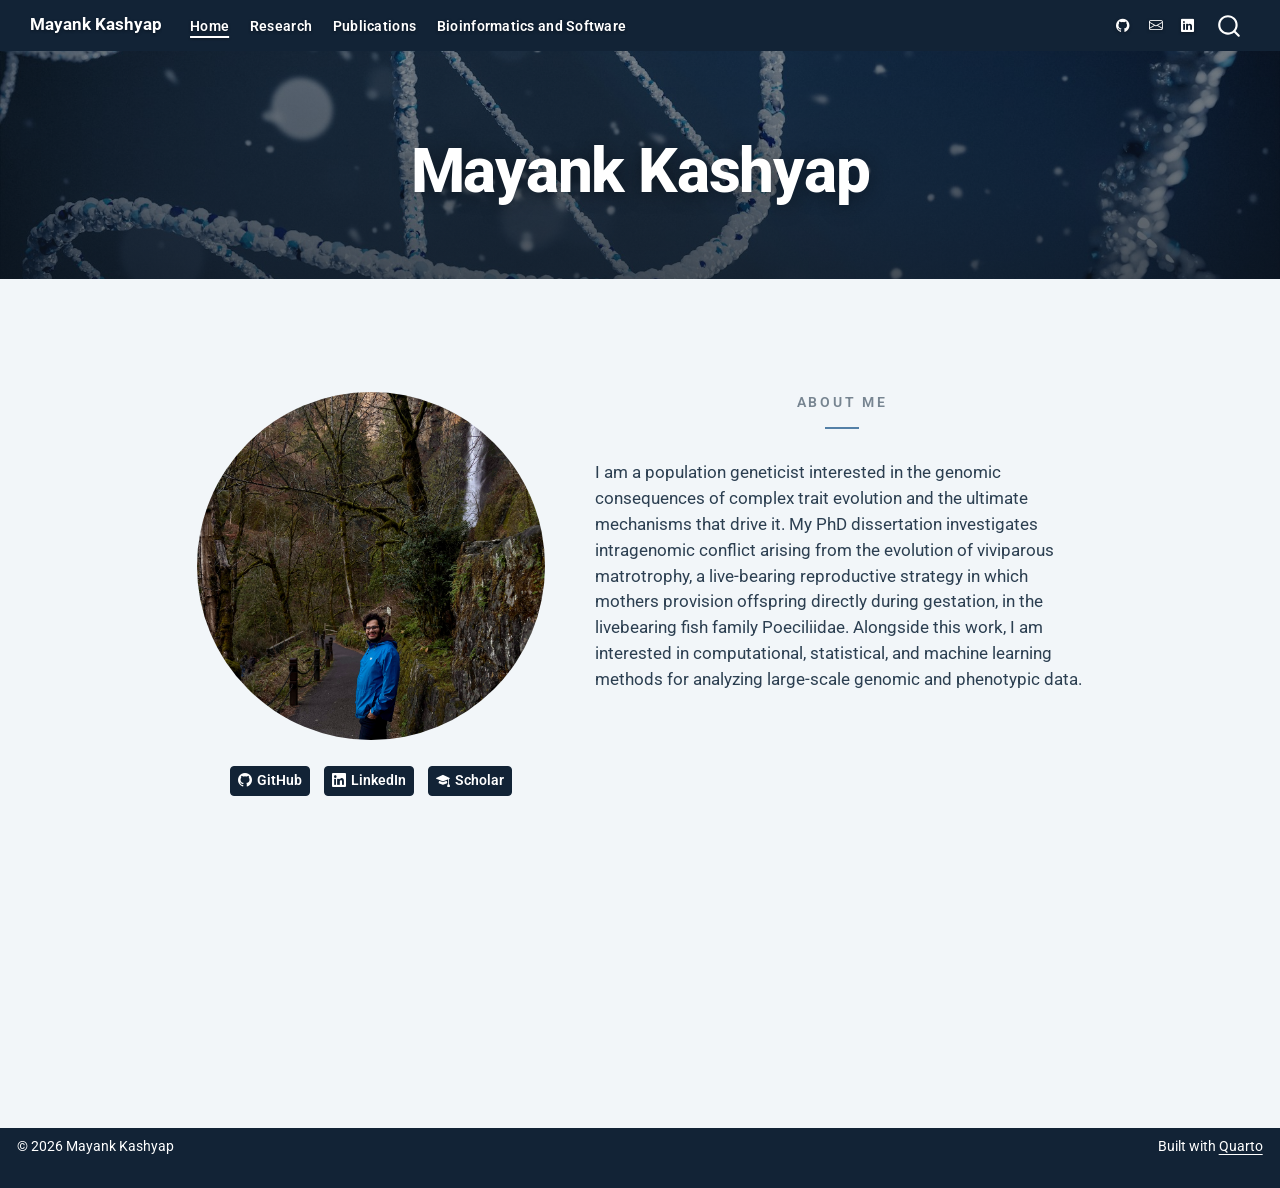
<file: index.html>
<!DOCTYPE html>
<html xmlns="http://www.w3.org/1999/xhtml" lang="en" xml:lang="en"><head>

<meta charset="utf-8">
<meta name="generator" content="quarto-1.9.38">

<meta name="viewport" content="width=device-width, initial-scale=1.0, user-scalable=yes">


<title>Mayank Kashyap</title>
<style>
/* Default styles provided by pandoc.
** See https://pandoc.org/MANUAL.html#variables-for-html for config info.
*/
code{white-space: pre-wrap;}
span.smallcaps{font-variant: small-caps;}
div.columns{display: flex; gap: min(4vw, 1.5em);}
div.column{flex: auto; overflow-x: auto;}
div.hanging-indent{margin-left: 1.5em; text-indent: -1.5em;}
ul.task-list{list-style: none;}
ul.task-list li input[type="checkbox"] {
  width: 0.8em;
  margin: 0 0.8em 0.2em -1em; /* quarto-specific, see https://github.com/quarto-dev/quarto-cli/issues/4556 */ 
  vertical-align: middle;
}
</style>


<script src="site_libs/quarto-nav/quarto-nav.js"></script>
<script src="site_libs/clipboard/clipboard.min.js"></script>
<script src="site_libs/quarto-search/autocomplete.umd.js"></script>
<script src="site_libs/quarto-search/fuse.min.js"></script>
<script src="site_libs/quarto-search/quarto-search.js"></script>
<meta name="quarto:offset" content="./">
<script src="site_libs/quarto-html/quarto.js" type="module"></script>
<script src="site_libs/quarto-html/tabsets/tabsets.js" type="module"></script>
<script src="site_libs/quarto-html/popper.min.js"></script>
<script src="site_libs/quarto-html/tippy.umd.min.js"></script>
<link href="site_libs/quarto-html/tippy.css" rel="stylesheet">
<link href="site_libs/quarto-html/quarto-syntax-highlighting-15634bcf2e68342d4ad2dfa704d543f6.css" rel="stylesheet" id="quarto-text-highlighting-styles">
<script src="site_libs/bootstrap/bootstrap.min.js"></script>
<link href="site_libs/bootstrap/bootstrap-icons.css" rel="stylesheet">
<link href="site_libs/bootstrap/bootstrap-624b89d40a5a18aee3fa917df344e928.min.css" rel="stylesheet" append-hash="true" id="quarto-bootstrap" data-mode="light">
<script id="quarto-search-options" type="application/json">{
  "location": "navbar",
  "copy-button": false,
  "collapse-after": 3,
  "panel-placement": "end",
  "type": "overlay",
  "limit": 50,
  "keyboard-shortcut": [
    "f",
    "/",
    "s"
  ],
  "show-item-context": false,
  "language": {
    "search-no-results-text": "No results",
    "search-matching-documents-text": "matching documents",
    "search-copy-link-title": "Copy link to search",
    "search-hide-matches-text": "Hide additional matches",
    "search-more-match-text": "more match in this document",
    "search-more-matches-text": "more matches in this document",
    "search-clear-button-title": "Clear",
    "search-text-placeholder": "",
    "search-detached-cancel-button-title": "Cancel",
    "search-submit-button-title": "Submit",
    "search-label": "Search"
  }
}</script>
<style>

      .quarto-title-block .quarto-title-banner h1,
      .quarto-title-block .quarto-title-banner h2,
      .quarto-title-block .quarto-title-banner h3,
      .quarto-title-block .quarto-title-banner h4,
      .quarto-title-block .quarto-title-banner h5,
      .quarto-title-block .quarto-title-banner h6
      {
        color: white;
      }

      .quarto-title-block .quarto-title-banner {
        color: white;
background-image: url(assets/dna-banner.jpg);
background-size: cover;
      }
</style>
<link rel="preconnect" href="https://fonts.googleapis.com">
<link rel="preconnect" href="https://fonts.gstatic.com" crossorigin="">
<link href="https://fonts.googleapis.com/css2?family=Roboto:ital,wght@0,100..900;1,100..900&amp;display=swap" rel="stylesheet">


<link rel="stylesheet" href="styles.css">
</head>

<body class="nav-fixed fullcontent quarto-light">

<div id="quarto-search-results"></div>
  <header id="quarto-header" class="headroom fixed-top quarto-banner">
    <nav class="navbar navbar-expand-lg " data-bs-theme="dark">
      <div class="navbar-container container-fluid">
      <div class="navbar-brand-container mx-auto">
    <a class="navbar-brand" href="./index.html">
    <span class="navbar-title">Mayank Kashyap</span>
    </a>
  </div>
            <div id="quarto-search" class="" title="Search"></div>
          <button class="navbar-toggler" type="button" data-bs-toggle="collapse" data-bs-target="#navbarCollapse" aria-controls="navbarCollapse" role="menu" aria-expanded="false" aria-label="Toggle navigation" onclick="if (window.quartoToggleHeadroom) { window.quartoToggleHeadroom(); }">
  <span class="navbar-toggler-icon"></span>
</button>
          <div class="collapse navbar-collapse" id="navbarCollapse">
            <ul class="navbar-nav navbar-nav-scroll me-auto">
  <li class="nav-item">
    <a class="nav-link active" href="./index.html" aria-current="page"> 
<span class="menu-text">Home</span></a>
  </li>  
  <li class="nav-item">
    <a class="nav-link" href="./research.html"> 
<span class="menu-text">Research</span></a>
  </li>  
  <li class="nav-item">
    <a class="nav-link" href="./Publications.html"> 
<span class="menu-text">Publications</span></a>
  </li>  
  <li class="nav-item">
    <a class="nav-link" href="./software.html"> 
<span class="menu-text">Bioinformatics and Software</span></a>
  </li>  
</ul>
            <ul class="navbar-nav navbar-nav-scroll ms-auto">
  <li class="nav-item compact">
    <a class="nav-link" href="https://github.com/mkash006"> <i class="bi bi-github" role="img" aria-label="GitHub">
</i> 
<span class="menu-text"></span></a>
  </li>  
  <li class="nav-item compact">
    <a class="nav-link" href="mailto:mkash006@ucr.edu"> <i class="bi bi-envelope" role="img" aria-label="Email">
</i> 
<span class="menu-text"></span></a>
  </li>  
  <li class="nav-item compact">
    <a class="nav-link" href="https://www.linkedin.com/in/mayank-kashyap-158252206"> <i class="bi bi-linkedin" role="img" aria-label="LinkedIn">
</i> 
<span class="menu-text"></span></a>
  </li>  
</ul>
          </div> <!-- /navcollapse -->
            <div class="quarto-navbar-tools">
</div>
      </div> <!-- /container-fluid -->
    </nav>
</header>
<!-- content -->
<header id="title-block-header" class="quarto-title-block default page-columns page-full">
  <div class="quarto-title-banner page-columns page-full">
    <div class="quarto-title column-body">
      <h1 class="title">Mayank Kashyap</h1>
                      </div>
  </div>
  <div class="quarto-title-meta">
    </div>
  </header><div id="quarto-content" class="quarto-container page-columns page-rows-contents page-layout-article page-navbar">
<!-- sidebar -->
<!-- margin-sidebar -->
    
<!-- main -->
<div class="quarto-about-trestles">
  <div class="about-entity">
    <img src="assets/headshot.jpg" class="about-image
  round " style="height: 20.1em; width: 20.1em;">

    <div class="about-links">
  <a href="https://github.com/mkash006" class="about-link" rel="" target="">
    <i class="bi bi-github"></i>
     <span class="about-link-text">GitHub</span>
  </a>
  <a href="https://www.linkedin.com/in/mayank-kashyap-158252206/" class="about-link" rel="" target="">
    <i class="bi bi-linkedin"></i>
     <span class="about-link-text">LinkedIn</span>
  </a>
  <a href="https://scholar.google.com/citations?user=ubPHtE0AAAAJ&amp;hl=en" class="about-link" rel="" target="">
    <i class="bi bi-mortarboard-fill"></i>
     <span class="about-link-text">Scholar</span>
  </a>
</div>
  </div>
  <div class="about-contents"><main class="content quarto-banner-title-block" id="quarto-document-content">
<section id="about-me" class="level1">
<h1>About Me</h1>
<p>I am a population geneticist interested in the genomic consequences of complex trait evolution and the ultimate mechanisms that drive it. My PhD dissertation investigates intragenomic conflict arising from the evolution of viviparous matrotrophy, a live-bearing reproductive strategy in which mothers provision offspring directly during gestation, in the livebearing fish family Poeciliidae. Alongside this work, I am interested in computational, statistical, and machine learning methods for analyzing large-scale genomic and phenotypic data.</p>


</section>
</main></div>
</div>
 <!-- /main -->
<script id="quarto-html-after-body" type="application/javascript">
  window.document.addEventListener("DOMContentLoaded", function (event) {
    const isCodeAnnotation = (el) => {
      for (const clz of el.classList) {
        if (clz.startsWith('code-annotation-')) {                     
          return true;
        }
      }
      return false;
    }
    const onCopySuccess = function(e) {
      // button target
      const button = e.trigger;
      // don't keep focus
      button.blur();
      // flash "checked"
      button.classList.add('code-copy-button-checked');
      var currentTitle = button.getAttribute("title");
      button.setAttribute("title", "Copied!");
      let tooltip;
      if (window.bootstrap) {
        button.setAttribute("data-bs-toggle", "tooltip");
        button.setAttribute("data-bs-placement", "left");
        button.setAttribute("data-bs-title", "Copied!");
        tooltip = new bootstrap.Tooltip(button, 
          { trigger: "manual", 
            customClass: "code-copy-button-tooltip",
            offset: [0, -8]});
        tooltip.show();    
      }
      setTimeout(function() {
        if (tooltip) {
          tooltip.hide();
          button.removeAttribute("data-bs-title");
          button.removeAttribute("data-bs-toggle");
          button.removeAttribute("data-bs-placement");
        }
        button.setAttribute("title", currentTitle);
        button.classList.remove('code-copy-button-checked');
      }, 1000);
      // clear code selection
      e.clearSelection();
    }
    const getTextToCopy = function(trigger) {
      const outerScaffold = trigger.parentElement.cloneNode(true);
      const codeEl = outerScaffold.querySelector('code');
      for (const childEl of codeEl.children) {
        if (isCodeAnnotation(childEl)) {
          childEl.remove();
        }
      }
      return codeEl.innerText;
    }
    const clipboard = new window.ClipboardJS('.code-copy-button:not([data-in-quarto-modal])', {
      text: getTextToCopy
    });
    clipboard.on('success', onCopySuccess);
    if (window.document.getElementById('quarto-embedded-source-code-modal')) {
      const clipboardModal = new window.ClipboardJS('.code-copy-button[data-in-quarto-modal]', {
        text: getTextToCopy,
        container: window.document.getElementById('quarto-embedded-source-code-modal')
      });
      clipboardModal.on('success', onCopySuccess);
    }
      var localhostRegex = new RegExp(/^(?:http|https):\/\/localhost\:?[0-9]*\//);
      var mailtoRegex = new RegExp(/^mailto:/);
        var filterRegex = new RegExp("https:\/\/mkash006\.github\.io");
      var isInternal = (href) => {
          return filterRegex.test(href) || localhostRegex.test(href) || mailtoRegex.test(href);
      }
      // Inspect non-navigation links and adorn them if external
     var links = window.document.querySelectorAll('a[href]:not(.nav-link):not(.navbar-brand):not(.toc-action):not(.sidebar-link):not(.sidebar-item-toggle):not(.pagination-link):not(.no-external):not([aria-hidden]):not(.dropdown-item):not(.quarto-navigation-tool):not(.about-link)');
      for (var i=0; i<links.length; i++) {
        const link = links[i];
        if (!isInternal(link.href)) {
          // undo the damage that might have been done by quarto-nav.js in the case of
          // links that we want to consider external
          if (link.dataset.originalHref !== undefined) {
            link.href = link.dataset.originalHref;
          }
            // target, if specified
            link.setAttribute("target", "_blank");
            if (link.getAttribute("rel") === null) {
              link.setAttribute("rel", "noopener");
            }
        }
      }
    function tippyHover(el, contentFn, onTriggerFn, onUntriggerFn) {
      const config = {
        allowHTML: true,
        maxWidth: 500,
        delay: 100,
        arrow: false,
        appendTo: function(el) {
            return el.parentElement;
        },
        interactive: true,
        interactiveBorder: 10,
        theme: 'quarto',
        placement: 'bottom-start',
      };
      if (contentFn) {
        config.content = contentFn;
      }
      if (onTriggerFn) {
        config.onTrigger = onTriggerFn;
      }
      if (onUntriggerFn) {
        config.onUntrigger = onUntriggerFn;
      }
      window.tippy(el, config); 
    }
    const noterefs = window.document.querySelectorAll('a[role="doc-noteref"]');
    for (var i=0; i<noterefs.length; i++) {
      const ref = noterefs[i];
      tippyHover(ref, function() {
        // use id or data attribute instead here
        let href = ref.getAttribute('data-footnote-href') || ref.getAttribute('href');
        try { href = new URL(href).hash; } catch {}
        const id = href.replace(/^#\/?/, "");
        const note = window.document.getElementById(id);
        if (note) {
          return note.innerHTML;
        } else {
          return "";
        }
      });
    }
    const xrefs = window.document.querySelectorAll('a.quarto-xref');
    const processXRef = (id, note) => {
      // Strip column container classes
      const stripColumnClz = (el) => {
        el.classList.remove("page-full", "page-columns");
        if (el.children) {
          for (const child of el.children) {
            stripColumnClz(child);
          }
        }
      }
      stripColumnClz(note)
      if (id === null || id.startsWith('sec-')) {
        // Special case sections, only their first couple elements
        const container = document.createElement("div");
        if (note.children && note.children.length > 2) {
          container.appendChild(note.children[0].cloneNode(true));
          for (let i = 1; i < note.children.length; i++) {
            const child = note.children[i];
            if (child.tagName === "P" && child.innerText === "") {
              continue;
            } else {
              container.appendChild(child.cloneNode(true));
              break;
            }
          }
          if (window.Quarto?.typesetMath) {
            window.Quarto.typesetMath(container);
          }
          return container.innerHTML
        } else {
          if (window.Quarto?.typesetMath) {
            window.Quarto.typesetMath(note);
          }
          return note.innerHTML;
        }
      } else {
        // Remove any anchor links if they are present
        const anchorLink = note.querySelector('a.anchorjs-link');
        if (anchorLink) {
          anchorLink.remove();
        }
        if (window.Quarto?.typesetMath) {
          window.Quarto.typesetMath(note);
        }
        if (note.classList.contains("callout")) {
          return note.outerHTML;
        } else {
          return note.innerHTML;
        }
      }
    }
    for (var i=0; i<xrefs.length; i++) {
      const xref = xrefs[i];
      tippyHover(xref, undefined, function(instance) {
        instance.disable();
        let url = xref.getAttribute('href');
        let hash = undefined; 
        if (url.startsWith('#')) {
          hash = url;
        } else {
          try { hash = new URL(url).hash; } catch {}
        }
        if (hash) {
          const id = hash.replace(/^#\/?/, "");
          const note = window.document.getElementById(id);
          if (note !== null) {
            try {
              const html = processXRef(id, note.cloneNode(true));
              instance.setContent(html);
            } finally {
              instance.enable();
              instance.show();
            }
          } else {
            // See if we can fetch this
            fetch(url.split('#')[0])
            .then(res => res.text())
            .then(html => {
              const parser = new DOMParser();
              const htmlDoc = parser.parseFromString(html, "text/html");
              const note = htmlDoc.getElementById(id);
              if (note !== null) {
                const html = processXRef(id, note);
                instance.setContent(html);
              } 
            }).finally(() => {
              instance.enable();
              instance.show();
            });
          }
        } else {
          // See if we can fetch a full url (with no hash to target)
          // This is a special case and we should probably do some content thinning / targeting
          fetch(url)
          .then(res => res.text())
          .then(html => {
            const parser = new DOMParser();
            const htmlDoc = parser.parseFromString(html, "text/html");
            const note = htmlDoc.querySelector('main.content');
            if (note !== null) {
              // This should only happen for chapter cross references
              // (since there is no id in the URL)
              // remove the first header
              if (note.children.length > 0 && note.children[0].tagName === "HEADER") {
                note.children[0].remove();
              }
              const html = processXRef(null, note);
              instance.setContent(html);
            } 
          }).finally(() => {
            instance.enable();
            instance.show();
          });
        }
      }, function(instance) {
      });
    }
        let selectedAnnoteEl;
        const selectorForAnnotation = ( cell, annotation) => {
          let cellAttr = 'data-code-cell="' + cell + '"';
          let lineAttr = 'data-code-annotation="' +  annotation + '"';
          const selector = 'span[' + cellAttr + '][' + lineAttr + ']';
          return selector;
        }
        const selectCodeLines = (annoteEl) => {
          const doc = window.document;
          const targetCell = annoteEl.getAttribute("data-target-cell");
          const targetAnnotation = annoteEl.getAttribute("data-target-annotation");
          const annoteSpan = window.document.querySelector(selectorForAnnotation(targetCell, targetAnnotation));
          const lines = annoteSpan.getAttribute("data-code-lines").split(",");
          const lineIds = lines.map((line) => {
            return targetCell + "-" + line;
          })
          let top = null;
          let height = null;
          let parent = null;
          if (lineIds.length > 0) {
              //compute the position of the single el (top and bottom and make a div)
              const el = window.document.getElementById(lineIds[0]);
              top = el.offsetTop;
              height = el.offsetHeight;
              parent = el.parentElement.parentElement;
            if (lineIds.length > 1) {
              const lastEl = window.document.getElementById(lineIds[lineIds.length - 1]);
              const bottom = lastEl.offsetTop + lastEl.offsetHeight;
              height = bottom - top;
            }
            if (top !== null && height !== null && parent !== null) {
              // cook up a div (if necessary) and position it 
              let div = window.document.getElementById("code-annotation-line-highlight");
              if (div === null) {
                div = window.document.createElement("div");
                div.setAttribute("id", "code-annotation-line-highlight");
                div.style.position = 'absolute';
                parent.appendChild(div);
              }
              div.style.top = top - 2 + "px";
              div.style.height = height + 4 + "px";
              div.style.left = 0;
              let gutterDiv = window.document.getElementById("code-annotation-line-highlight-gutter");
              if (gutterDiv === null) {
                gutterDiv = window.document.createElement("div");
                gutterDiv.setAttribute("id", "code-annotation-line-highlight-gutter");
                gutterDiv.style.position = 'absolute';
                const codeCell = window.document.getElementById(targetCell);
                const gutter = codeCell.querySelector('.code-annotation-gutter');
                gutter.appendChild(gutterDiv);
              }
              gutterDiv.style.top = top - 2 + "px";
              gutterDiv.style.height = height + 4 + "px";
            }
            selectedAnnoteEl = annoteEl;
          }
        };
        const unselectCodeLines = () => {
          const elementsIds = ["code-annotation-line-highlight", "code-annotation-line-highlight-gutter"];
          elementsIds.forEach((elId) => {
            const div = window.document.getElementById(elId);
            if (div) {
              div.remove();
            }
          });
          selectedAnnoteEl = undefined;
        };
          // Handle positioning of the toggle
      window.addEventListener(
        "resize",
        throttle(() => {
          elRect = undefined;
          if (selectedAnnoteEl) {
            selectCodeLines(selectedAnnoteEl);
          }
        }, 10)
      );
      function throttle(fn, ms) {
      let throttle = false;
      let timer;
        return (...args) => {
          if(!throttle) { // first call gets through
              fn.apply(this, args);
              throttle = true;
          } else { // all the others get throttled
              if(timer) clearTimeout(timer); // cancel #2
              timer = setTimeout(() => {
                fn.apply(this, args);
                timer = throttle = false;
              }, ms);
          }
        };
      }
        // Attach click handler to the DT
        const annoteDls = window.document.querySelectorAll('dt[data-target-cell]');
        for (const annoteDlNode of annoteDls) {
          annoteDlNode.addEventListener('click', (event) => {
            const clickedEl = event.target;
            if (clickedEl !== selectedAnnoteEl) {
              unselectCodeLines();
              const activeEl = window.document.querySelector('dt[data-target-cell].code-annotation-active');
              if (activeEl) {
                activeEl.classList.remove('code-annotation-active');
              }
              selectCodeLines(clickedEl);
              clickedEl.classList.add('code-annotation-active');
            } else {
              // Unselect the line
              unselectCodeLines();
              clickedEl.classList.remove('code-annotation-active');
            }
          });
        }
    const findCites = (el) => {
      const parentEl = el.parentElement;
      if (parentEl) {
        const cites = parentEl.dataset.cites;
        if (cites) {
          return {
            el,
            cites: cites.split(' ')
          };
        } else {
          return findCites(el.parentElement)
        }
      } else {
        return undefined;
      }
    };
    var bibliorefs = window.document.querySelectorAll('a[role="doc-biblioref"]');
    for (var i=0; i<bibliorefs.length; i++) {
      const ref = bibliorefs[i];
      const citeInfo = findCites(ref);
      if (citeInfo) {
        tippyHover(citeInfo.el, function() {
          var popup = window.document.createElement('div');
          citeInfo.cites.forEach(function(cite) {
            var citeDiv = window.document.createElement('div');
            citeDiv.classList.add('hanging-indent');
            citeDiv.classList.add('csl-entry');
            var biblioDiv = window.document.getElementById('ref-' + cite);
            if (biblioDiv) {
              citeDiv.innerHTML = biblioDiv.innerHTML;
            }
            popup.appendChild(citeDiv);
          });
          return popup.innerHTML;
        });
      }
    }
  });
  </script>
</div> <!-- /content -->
<footer class="footer">
  <div class="nav-footer">
    <div class="nav-footer-left">
<p>© 2026 Mayank Kashyap</p>
</div>   
    <div class="nav-footer-center">
      &nbsp;
    </div>
    <div class="nav-footer-right">
<p>Built with <a href="https://quarto.org">Quarto</a></p>
</div>
  </div>
</footer>
<script src="./assets/navbar-scroll.js"></script>




</body></html>
</file>
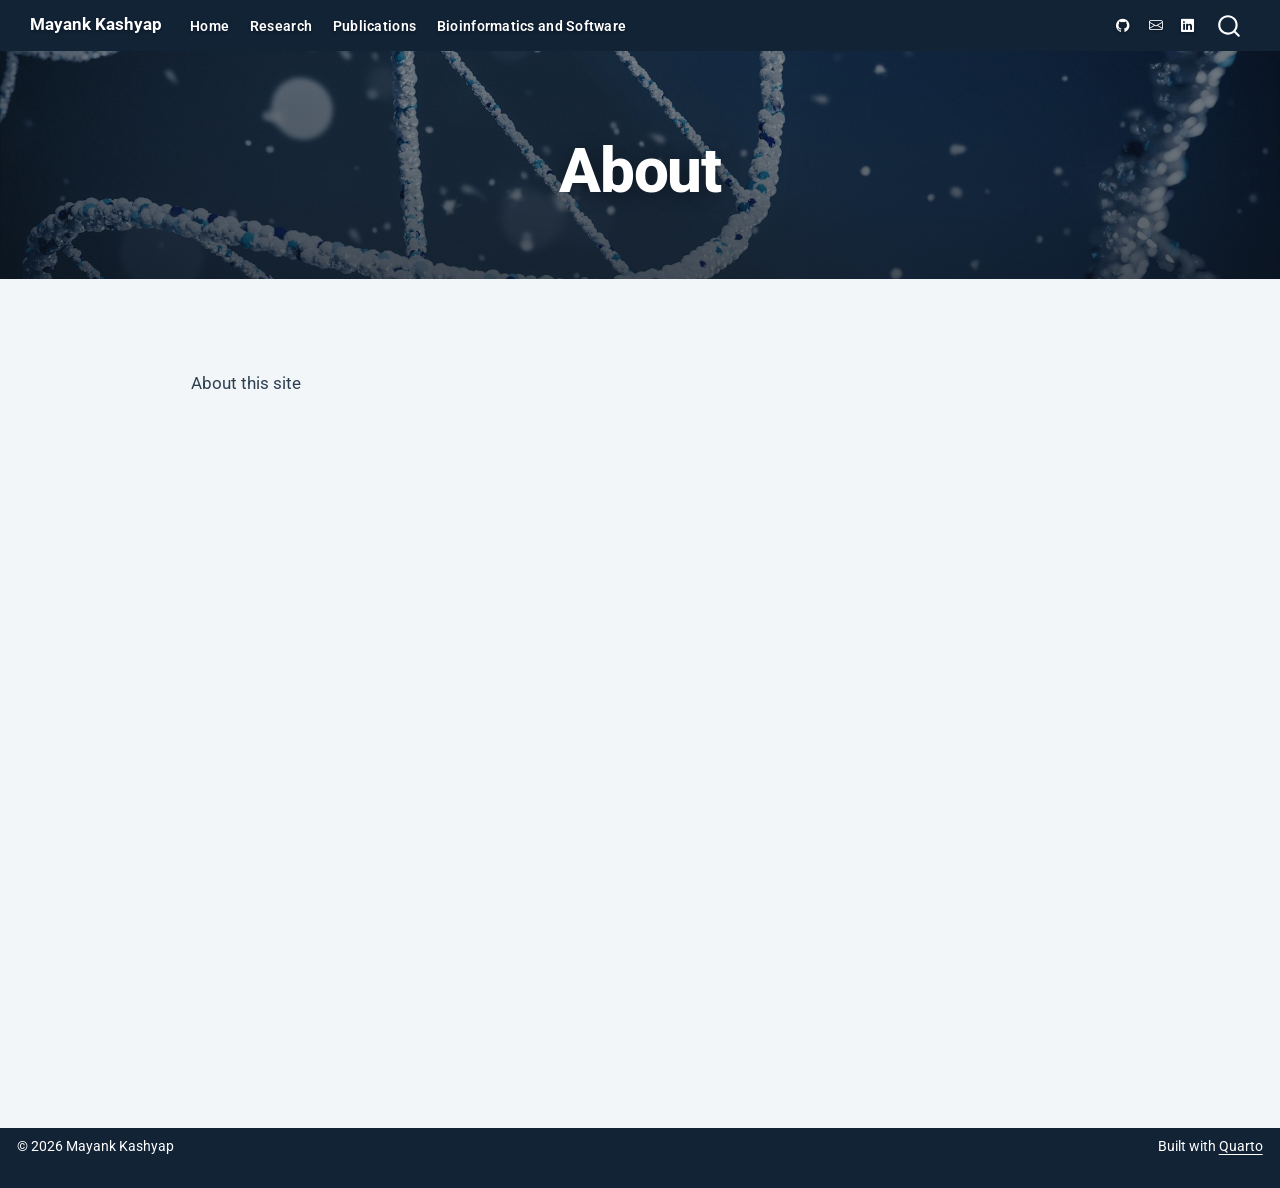
<file: about.html>
<!DOCTYPE html>
<html xmlns="http://www.w3.org/1999/xhtml" lang="en" xml:lang="en"><head>

<meta charset="utf-8">
<meta name="generator" content="quarto-1.9.38">

<meta name="viewport" content="width=device-width, initial-scale=1.0, user-scalable=yes">


<title>About – Mayank Kashyap</title>
<style>
/* Default styles provided by pandoc.
** See https://pandoc.org/MANUAL.html#variables-for-html for config info.
*/
code{white-space: pre-wrap;}
span.smallcaps{font-variant: small-caps;}
div.columns{display: flex; gap: min(4vw, 1.5em);}
div.column{flex: auto; overflow-x: auto;}
div.hanging-indent{margin-left: 1.5em; text-indent: -1.5em;}
ul.task-list{list-style: none;}
ul.task-list li input[type="checkbox"] {
  width: 0.8em;
  margin: 0 0.8em 0.2em -1em; /* quarto-specific, see https://github.com/quarto-dev/quarto-cli/issues/4556 */ 
  vertical-align: middle;
}
</style>


<script src="site_libs/quarto-nav/quarto-nav.js"></script>
<script src="site_libs/clipboard/clipboard.min.js"></script>
<script src="site_libs/quarto-search/autocomplete.umd.js"></script>
<script src="site_libs/quarto-search/fuse.min.js"></script>
<script src="site_libs/quarto-search/quarto-search.js"></script>
<meta name="quarto:offset" content="./">
<script src="site_libs/quarto-html/quarto.js" type="module"></script>
<script src="site_libs/quarto-html/tabsets/tabsets.js" type="module"></script>
<script src="site_libs/quarto-html/popper.min.js"></script>
<script src="site_libs/quarto-html/tippy.umd.min.js"></script>
<script src="site_libs/quarto-html/anchor.min.js"></script>
<link href="site_libs/quarto-html/tippy.css" rel="stylesheet">
<link href="site_libs/quarto-html/quarto-syntax-highlighting-15634bcf2e68342d4ad2dfa704d543f6.css" rel="stylesheet" id="quarto-text-highlighting-styles">
<script src="site_libs/bootstrap/bootstrap.min.js"></script>
<link href="site_libs/bootstrap/bootstrap-icons.css" rel="stylesheet">
<link href="site_libs/bootstrap/bootstrap-624b89d40a5a18aee3fa917df344e928.min.css" rel="stylesheet" append-hash="true" id="quarto-bootstrap" data-mode="light">
<script id="quarto-search-options" type="application/json">{
  "location": "navbar",
  "copy-button": false,
  "collapse-after": 3,
  "panel-placement": "end",
  "type": "overlay",
  "limit": 50,
  "keyboard-shortcut": [
    "f",
    "/",
    "s"
  ],
  "show-item-context": false,
  "language": {
    "search-no-results-text": "No results",
    "search-matching-documents-text": "matching documents",
    "search-copy-link-title": "Copy link to search",
    "search-hide-matches-text": "Hide additional matches",
    "search-more-match-text": "more match in this document",
    "search-more-matches-text": "more matches in this document",
    "search-clear-button-title": "Clear",
    "search-text-placeholder": "",
    "search-detached-cancel-button-title": "Cancel",
    "search-submit-button-title": "Submit",
    "search-label": "Search"
  }
}</script>
<style>

      .quarto-title-block .quarto-title-banner h1,
      .quarto-title-block .quarto-title-banner h2,
      .quarto-title-block .quarto-title-banner h3,
      .quarto-title-block .quarto-title-banner h4,
      .quarto-title-block .quarto-title-banner h5,
      .quarto-title-block .quarto-title-banner h6
      {
        color: white;
      }

      .quarto-title-block .quarto-title-banner {
        color: white;
background-image: url(assets/dna-banner.jpg);
background-size: cover;
      }
</style>
<link rel="preconnect" href="https://fonts.googleapis.com">
<link rel="preconnect" href="https://fonts.gstatic.com" crossorigin="">
<link href="https://fonts.googleapis.com/css2?family=Roboto:ital,wght@0,100..900;1,100..900&amp;display=swap" rel="stylesheet">


<link rel="stylesheet" href="styles.css">
</head>

<body class="nav-fixed fullcontent quarto-light">

<div id="quarto-search-results"></div>
  <header id="quarto-header" class="headroom fixed-top quarto-banner">
    <nav class="navbar navbar-expand-lg " data-bs-theme="dark">
      <div class="navbar-container container-fluid">
      <div class="navbar-brand-container mx-auto">
    <a class="navbar-brand" href="./index.html">
    <span class="navbar-title">Mayank Kashyap</span>
    </a>
  </div>
            <div id="quarto-search" class="" title="Search"></div>
          <button class="navbar-toggler" type="button" data-bs-toggle="collapse" data-bs-target="#navbarCollapse" aria-controls="navbarCollapse" role="menu" aria-expanded="false" aria-label="Toggle navigation" onclick="if (window.quartoToggleHeadroom) { window.quartoToggleHeadroom(); }">
  <span class="navbar-toggler-icon"></span>
</button>
          <div class="collapse navbar-collapse" id="navbarCollapse">
            <ul class="navbar-nav navbar-nav-scroll me-auto">
  <li class="nav-item">
    <a class="nav-link" href="./index.html"> 
<span class="menu-text">Home</span></a>
  </li>  
  <li class="nav-item">
    <a class="nav-link" href="./research.html"> 
<span class="menu-text">Research</span></a>
  </li>  
  <li class="nav-item">
    <a class="nav-link" href="./Publications.html"> 
<span class="menu-text">Publications</span></a>
  </li>  
  <li class="nav-item">
    <a class="nav-link" href="./software.html"> 
<span class="menu-text">Bioinformatics and Software</span></a>
  </li>  
</ul>
            <ul class="navbar-nav navbar-nav-scroll ms-auto">
  <li class="nav-item compact">
    <a class="nav-link" href="https://github.com/mkash006"> <i class="bi bi-github" role="img" aria-label="GitHub">
</i> 
<span class="menu-text"></span></a>
  </li>  
  <li class="nav-item compact">
    <a class="nav-link" href="mailto:mkash006@ucr.edu"> <i class="bi bi-envelope" role="img" aria-label="Email">
</i> 
<span class="menu-text"></span></a>
  </li>  
  <li class="nav-item compact">
    <a class="nav-link" href="https://www.linkedin.com/in/mayank-kashyap-158252206"> <i class="bi bi-linkedin" role="img" aria-label="LinkedIn">
</i> 
<span class="menu-text"></span></a>
  </li>  
</ul>
          </div> <!-- /navcollapse -->
            <div class="quarto-navbar-tools">
</div>
      </div> <!-- /container-fluid -->
    </nav>
</header>
<!-- content -->
<header id="title-block-header" class="quarto-title-block default page-columns page-full">
  <div class="quarto-title-banner page-columns page-full">
    <div class="quarto-title column-body">
      <h1 class="title">About</h1>
                      </div>
  </div>
    
  
  <div class="quarto-title-meta">

      
    
      
    </div>
    
  
  </header><div id="quarto-content" class="quarto-container page-columns page-rows-contents page-layout-article page-navbar">
<!-- sidebar -->
<!-- margin-sidebar -->
    
<!-- main -->
<main class="content quarto-banner-title-block" id="quarto-document-content">





<p>About this site</p>



</main> <!-- /main -->
<script id="quarto-html-after-body" type="application/javascript">
  window.document.addEventListener("DOMContentLoaded", function (event) {
    const icon = "";
    const anchorJS = new window.AnchorJS();
    anchorJS.options = {
      placement: 'right',
      icon: icon
    };
    anchorJS.add('.anchored');
    const isCodeAnnotation = (el) => {
      for (const clz of el.classList) {
        if (clz.startsWith('code-annotation-')) {                     
          return true;
        }
      }
      return false;
    }
    const onCopySuccess = function(e) {
      // button target
      const button = e.trigger;
      // don't keep focus
      button.blur();
      // flash "checked"
      button.classList.add('code-copy-button-checked');
      var currentTitle = button.getAttribute("title");
      button.setAttribute("title", "Copied!");
      let tooltip;
      if (window.bootstrap) {
        button.setAttribute("data-bs-toggle", "tooltip");
        button.setAttribute("data-bs-placement", "left");
        button.setAttribute("data-bs-title", "Copied!");
        tooltip = new bootstrap.Tooltip(button, 
          { trigger: "manual", 
            customClass: "code-copy-button-tooltip",
            offset: [0, -8]});
        tooltip.show();    
      }
      setTimeout(function() {
        if (tooltip) {
          tooltip.hide();
          button.removeAttribute("data-bs-title");
          button.removeAttribute("data-bs-toggle");
          button.removeAttribute("data-bs-placement");
        }
        button.setAttribute("title", currentTitle);
        button.classList.remove('code-copy-button-checked');
      }, 1000);
      // clear code selection
      e.clearSelection();
    }
    const getTextToCopy = function(trigger) {
      const outerScaffold = trigger.parentElement.cloneNode(true);
      const codeEl = outerScaffold.querySelector('code');
      for (const childEl of codeEl.children) {
        if (isCodeAnnotation(childEl)) {
          childEl.remove();
        }
      }
      return codeEl.innerText;
    }
    const clipboard = new window.ClipboardJS('.code-copy-button:not([data-in-quarto-modal])', {
      text: getTextToCopy
    });
    clipboard.on('success', onCopySuccess);
    if (window.document.getElementById('quarto-embedded-source-code-modal')) {
      const clipboardModal = new window.ClipboardJS('.code-copy-button[data-in-quarto-modal]', {
        text: getTextToCopy,
        container: window.document.getElementById('quarto-embedded-source-code-modal')
      });
      clipboardModal.on('success', onCopySuccess);
    }
      var localhostRegex = new RegExp(/^(?:http|https):\/\/localhost\:?[0-9]*\//);
      var mailtoRegex = new RegExp(/^mailto:/);
        var filterRegex = new RegExp("https:\/\/mkash006\.github\.io");
      var isInternal = (href) => {
          return filterRegex.test(href) || localhostRegex.test(href) || mailtoRegex.test(href);
      }
      // Inspect non-navigation links and adorn them if external
     var links = window.document.querySelectorAll('a[href]:not(.nav-link):not(.navbar-brand):not(.toc-action):not(.sidebar-link):not(.sidebar-item-toggle):not(.pagination-link):not(.no-external):not([aria-hidden]):not(.dropdown-item):not(.quarto-navigation-tool):not(.about-link)');
      for (var i=0; i<links.length; i++) {
        const link = links[i];
        if (!isInternal(link.href)) {
          // undo the damage that might have been done by quarto-nav.js in the case of
          // links that we want to consider external
          if (link.dataset.originalHref !== undefined) {
            link.href = link.dataset.originalHref;
          }
            // target, if specified
            link.setAttribute("target", "_blank");
            if (link.getAttribute("rel") === null) {
              link.setAttribute("rel", "noopener");
            }
        }
      }
    function tippyHover(el, contentFn, onTriggerFn, onUntriggerFn) {
      const config = {
        allowHTML: true,
        maxWidth: 500,
        delay: 100,
        arrow: false,
        appendTo: function(el) {
            return el.parentElement;
        },
        interactive: true,
        interactiveBorder: 10,
        theme: 'quarto',
        placement: 'bottom-start',
      };
      if (contentFn) {
        config.content = contentFn;
      }
      if (onTriggerFn) {
        config.onTrigger = onTriggerFn;
      }
      if (onUntriggerFn) {
        config.onUntrigger = onUntriggerFn;
      }
      window.tippy(el, config); 
    }
    const noterefs = window.document.querySelectorAll('a[role="doc-noteref"]');
    for (var i=0; i<noterefs.length; i++) {
      const ref = noterefs[i];
      tippyHover(ref, function() {
        // use id or data attribute instead here
        let href = ref.getAttribute('data-footnote-href') || ref.getAttribute('href');
        try { href = new URL(href).hash; } catch {}
        const id = href.replace(/^#\/?/, "");
        const note = window.document.getElementById(id);
        if (note) {
          return note.innerHTML;
        } else {
          return "";
        }
      });
    }
    const xrefs = window.document.querySelectorAll('a.quarto-xref');
    const processXRef = (id, note) => {
      // Strip column container classes
      const stripColumnClz = (el) => {
        el.classList.remove("page-full", "page-columns");
        if (el.children) {
          for (const child of el.children) {
            stripColumnClz(child);
          }
        }
      }
      stripColumnClz(note)
      if (id === null || id.startsWith('sec-')) {
        // Special case sections, only their first couple elements
        const container = document.createElement("div");
        if (note.children && note.children.length > 2) {
          container.appendChild(note.children[0].cloneNode(true));
          for (let i = 1; i < note.children.length; i++) {
            const child = note.children[i];
            if (child.tagName === "P" && child.innerText === "") {
              continue;
            } else {
              container.appendChild(child.cloneNode(true));
              break;
            }
          }
          if (window.Quarto?.typesetMath) {
            window.Quarto.typesetMath(container);
          }
          return container.innerHTML
        } else {
          if (window.Quarto?.typesetMath) {
            window.Quarto.typesetMath(note);
          }
          return note.innerHTML;
        }
      } else {
        // Remove any anchor links if they are present
        const anchorLink = note.querySelector('a.anchorjs-link');
        if (anchorLink) {
          anchorLink.remove();
        }
        if (window.Quarto?.typesetMath) {
          window.Quarto.typesetMath(note);
        }
        if (note.classList.contains("callout")) {
          return note.outerHTML;
        } else {
          return note.innerHTML;
        }
      }
    }
    for (var i=0; i<xrefs.length; i++) {
      const xref = xrefs[i];
      tippyHover(xref, undefined, function(instance) {
        instance.disable();
        let url = xref.getAttribute('href');
        let hash = undefined; 
        if (url.startsWith('#')) {
          hash = url;
        } else {
          try { hash = new URL(url).hash; } catch {}
        }
        if (hash) {
          const id = hash.replace(/^#\/?/, "");
          const note = window.document.getElementById(id);
          if (note !== null) {
            try {
              const html = processXRef(id, note.cloneNode(true));
              instance.setContent(html);
            } finally {
              instance.enable();
              instance.show();
            }
          } else {
            // See if we can fetch this
            fetch(url.split('#')[0])
            .then(res => res.text())
            .then(html => {
              const parser = new DOMParser();
              const htmlDoc = parser.parseFromString(html, "text/html");
              const note = htmlDoc.getElementById(id);
              if (note !== null) {
                const html = processXRef(id, note);
                instance.setContent(html);
              } 
            }).finally(() => {
              instance.enable();
              instance.show();
            });
          }
        } else {
          // See if we can fetch a full url (with no hash to target)
          // This is a special case and we should probably do some content thinning / targeting
          fetch(url)
          .then(res => res.text())
          .then(html => {
            const parser = new DOMParser();
            const htmlDoc = parser.parseFromString(html, "text/html");
            const note = htmlDoc.querySelector('main.content');
            if (note !== null) {
              // This should only happen for chapter cross references
              // (since there is no id in the URL)
              // remove the first header
              if (note.children.length > 0 && note.children[0].tagName === "HEADER") {
                note.children[0].remove();
              }
              const html = processXRef(null, note);
              instance.setContent(html);
            } 
          }).finally(() => {
            instance.enable();
            instance.show();
          });
        }
      }, function(instance) {
      });
    }
        let selectedAnnoteEl;
        const selectorForAnnotation = ( cell, annotation) => {
          let cellAttr = 'data-code-cell="' + cell + '"';
          let lineAttr = 'data-code-annotation="' +  annotation + '"';
          const selector = 'span[' + cellAttr + '][' + lineAttr + ']';
          return selector;
        }
        const selectCodeLines = (annoteEl) => {
          const doc = window.document;
          const targetCell = annoteEl.getAttribute("data-target-cell");
          const targetAnnotation = annoteEl.getAttribute("data-target-annotation");
          const annoteSpan = window.document.querySelector(selectorForAnnotation(targetCell, targetAnnotation));
          const lines = annoteSpan.getAttribute("data-code-lines").split(",");
          const lineIds = lines.map((line) => {
            return targetCell + "-" + line;
          })
          let top = null;
          let height = null;
          let parent = null;
          if (lineIds.length > 0) {
              //compute the position of the single el (top and bottom and make a div)
              const el = window.document.getElementById(lineIds[0]);
              top = el.offsetTop;
              height = el.offsetHeight;
              parent = el.parentElement.parentElement;
            if (lineIds.length > 1) {
              const lastEl = window.document.getElementById(lineIds[lineIds.length - 1]);
              const bottom = lastEl.offsetTop + lastEl.offsetHeight;
              height = bottom - top;
            }
            if (top !== null && height !== null && parent !== null) {
              // cook up a div (if necessary) and position it 
              let div = window.document.getElementById("code-annotation-line-highlight");
              if (div === null) {
                div = window.document.createElement("div");
                div.setAttribute("id", "code-annotation-line-highlight");
                div.style.position = 'absolute';
                parent.appendChild(div);
              }
              div.style.top = top - 2 + "px";
              div.style.height = height + 4 + "px";
              div.style.left = 0;
              let gutterDiv = window.document.getElementById("code-annotation-line-highlight-gutter");
              if (gutterDiv === null) {
                gutterDiv = window.document.createElement("div");
                gutterDiv.setAttribute("id", "code-annotation-line-highlight-gutter");
                gutterDiv.style.position = 'absolute';
                const codeCell = window.document.getElementById(targetCell);
                const gutter = codeCell.querySelector('.code-annotation-gutter');
                gutter.appendChild(gutterDiv);
              }
              gutterDiv.style.top = top - 2 + "px";
              gutterDiv.style.height = height + 4 + "px";
            }
            selectedAnnoteEl = annoteEl;
          }
        };
        const unselectCodeLines = () => {
          const elementsIds = ["code-annotation-line-highlight", "code-annotation-line-highlight-gutter"];
          elementsIds.forEach((elId) => {
            const div = window.document.getElementById(elId);
            if (div) {
              div.remove();
            }
          });
          selectedAnnoteEl = undefined;
        };
          // Handle positioning of the toggle
      window.addEventListener(
        "resize",
        throttle(() => {
          elRect = undefined;
          if (selectedAnnoteEl) {
            selectCodeLines(selectedAnnoteEl);
          }
        }, 10)
      );
      function throttle(fn, ms) {
      let throttle = false;
      let timer;
        return (...args) => {
          if(!throttle) { // first call gets through
              fn.apply(this, args);
              throttle = true;
          } else { // all the others get throttled
              if(timer) clearTimeout(timer); // cancel #2
              timer = setTimeout(() => {
                fn.apply(this, args);
                timer = throttle = false;
              }, ms);
          }
        };
      }
        // Attach click handler to the DT
        const annoteDls = window.document.querySelectorAll('dt[data-target-cell]');
        for (const annoteDlNode of annoteDls) {
          annoteDlNode.addEventListener('click', (event) => {
            const clickedEl = event.target;
            if (clickedEl !== selectedAnnoteEl) {
              unselectCodeLines();
              const activeEl = window.document.querySelector('dt[data-target-cell].code-annotation-active');
              if (activeEl) {
                activeEl.classList.remove('code-annotation-active');
              }
              selectCodeLines(clickedEl);
              clickedEl.classList.add('code-annotation-active');
            } else {
              // Unselect the line
              unselectCodeLines();
              clickedEl.classList.remove('code-annotation-active');
            }
          });
        }
    const findCites = (el) => {
      const parentEl = el.parentElement;
      if (parentEl) {
        const cites = parentEl.dataset.cites;
        if (cites) {
          return {
            el,
            cites: cites.split(' ')
          };
        } else {
          return findCites(el.parentElement)
        }
      } else {
        return undefined;
      }
    };
    var bibliorefs = window.document.querySelectorAll('a[role="doc-biblioref"]');
    for (var i=0; i<bibliorefs.length; i++) {
      const ref = bibliorefs[i];
      const citeInfo = findCites(ref);
      if (citeInfo) {
        tippyHover(citeInfo.el, function() {
          var popup = window.document.createElement('div');
          citeInfo.cites.forEach(function(cite) {
            var citeDiv = window.document.createElement('div');
            citeDiv.classList.add('hanging-indent');
            citeDiv.classList.add('csl-entry');
            var biblioDiv = window.document.getElementById('ref-' + cite);
            if (biblioDiv) {
              citeDiv.innerHTML = biblioDiv.innerHTML;
            }
            popup.appendChild(citeDiv);
          });
          return popup.innerHTML;
        });
      }
    }
  });
  </script>
</div> <!-- /content -->
<footer class="footer">
  <div class="nav-footer">
    <div class="nav-footer-left">
<p>© 2026 Mayank Kashyap</p>
</div>   
    <div class="nav-footer-center">
      &nbsp;
    </div>
    <div class="nav-footer-right">
<p>Built with <a href="https://quarto.org">Quarto</a></p>
</div>
  </div>
</footer>
<script src="./assets/navbar-scroll.js"></script>




</body></html>
</file>
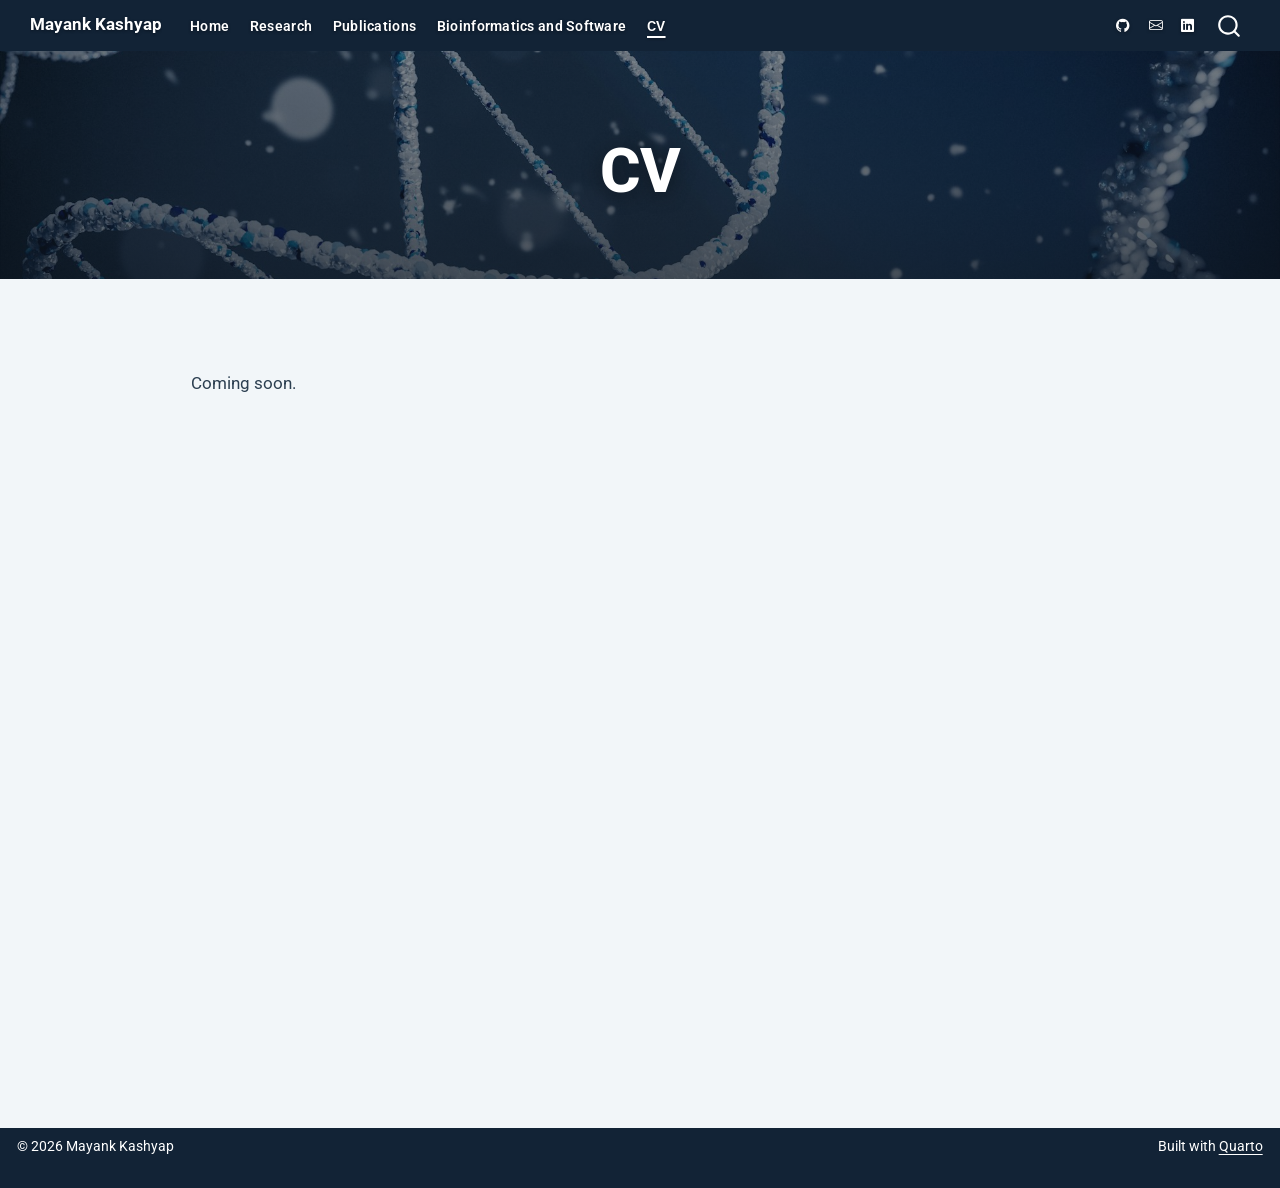
<file: cv.html>
<!DOCTYPE html>
<html xmlns="http://www.w3.org/1999/xhtml" lang="en" xml:lang="en"><head>

<meta charset="utf-8">
<meta name="generator" content="quarto-1.9.38">

<meta name="viewport" content="width=device-width, initial-scale=1.0, user-scalable=yes">


<title>CV – Mayank Kashyap</title>
<style>
/* Default styles provided by pandoc.
** See https://pandoc.org/MANUAL.html#variables-for-html for config info.
*/
code{white-space: pre-wrap;}
span.smallcaps{font-variant: small-caps;}
div.columns{display: flex; gap: min(4vw, 1.5em);}
div.column{flex: auto; overflow-x: auto;}
div.hanging-indent{margin-left: 1.5em; text-indent: -1.5em;}
ul.task-list{list-style: none;}
ul.task-list li input[type="checkbox"] {
  width: 0.8em;
  margin: 0 0.8em 0.2em -1em; /* quarto-specific, see https://github.com/quarto-dev/quarto-cli/issues/4556 */ 
  vertical-align: middle;
}
</style>


<script src="site_libs/quarto-nav/quarto-nav.js"></script>
<script src="site_libs/clipboard/clipboard.min.js"></script>
<script src="site_libs/quarto-search/autocomplete.umd.js"></script>
<script src="site_libs/quarto-search/fuse.min.js"></script>
<script src="site_libs/quarto-search/quarto-search.js"></script>
<meta name="quarto:offset" content="./">
<script src="site_libs/quarto-html/quarto.js" type="module"></script>
<script src="site_libs/quarto-html/tabsets/tabsets.js" type="module"></script>
<script src="site_libs/quarto-html/popper.min.js"></script>
<script src="site_libs/quarto-html/tippy.umd.min.js"></script>
<script src="site_libs/quarto-html/anchor.min.js"></script>
<link href="site_libs/quarto-html/tippy.css" rel="stylesheet">
<link href="site_libs/quarto-html/quarto-syntax-highlighting-15634bcf2e68342d4ad2dfa704d543f6.css" rel="stylesheet" id="quarto-text-highlighting-styles">
<script src="site_libs/bootstrap/bootstrap.min.js"></script>
<link href="site_libs/bootstrap/bootstrap-icons.css" rel="stylesheet">
<link href="site_libs/bootstrap/bootstrap-624b89d40a5a18aee3fa917df344e928.min.css" rel="stylesheet" append-hash="true" id="quarto-bootstrap" data-mode="light">
<script id="quarto-search-options" type="application/json">{
  "location": "navbar",
  "copy-button": false,
  "collapse-after": 3,
  "panel-placement": "end",
  "type": "overlay",
  "limit": 50,
  "keyboard-shortcut": [
    "f",
    "/",
    "s"
  ],
  "show-item-context": false,
  "language": {
    "search-no-results-text": "No results",
    "search-matching-documents-text": "matching documents",
    "search-copy-link-title": "Copy link to search",
    "search-hide-matches-text": "Hide additional matches",
    "search-more-match-text": "more match in this document",
    "search-more-matches-text": "more matches in this document",
    "search-clear-button-title": "Clear",
    "search-text-placeholder": "",
    "search-detached-cancel-button-title": "Cancel",
    "search-submit-button-title": "Submit",
    "search-label": "Search"
  }
}</script>
<style>

      .quarto-title-block .quarto-title-banner h1,
      .quarto-title-block .quarto-title-banner h2,
      .quarto-title-block .quarto-title-banner h3,
      .quarto-title-block .quarto-title-banner h4,
      .quarto-title-block .quarto-title-banner h5,
      .quarto-title-block .quarto-title-banner h6
      {
        color: white;
      }

      .quarto-title-block .quarto-title-banner {
        color: white;
background-image: url(assets/dna-banner.jpg);
background-size: cover;
      }
</style>
<link rel="preconnect" href="https://fonts.googleapis.com">
<link rel="preconnect" href="https://fonts.gstatic.com" crossorigin="">
<link href="https://fonts.googleapis.com/css2?family=Roboto:ital,wght@0,100..900;1,100..900&amp;display=swap" rel="stylesheet">


<link rel="stylesheet" href="styles.css">
</head>

<body class="nav-fixed fullcontent quarto-light">

<div id="quarto-search-results"></div>
  <header id="quarto-header" class="headroom fixed-top quarto-banner">
    <nav class="navbar navbar-expand-lg " data-bs-theme="dark">
      <div class="navbar-container container-fluid">
      <div class="navbar-brand-container mx-auto">
    <a class="navbar-brand" href="./index.html">
    <span class="navbar-title">Mayank Kashyap</span>
    </a>
  </div>
            <div id="quarto-search" class="" title="Search"></div>
          <button class="navbar-toggler" type="button" data-bs-toggle="collapse" data-bs-target="#navbarCollapse" aria-controls="navbarCollapse" role="menu" aria-expanded="false" aria-label="Toggle navigation" onclick="if (window.quartoToggleHeadroom) { window.quartoToggleHeadroom(); }">
  <span class="navbar-toggler-icon"></span>
</button>
          <div class="collapse navbar-collapse" id="navbarCollapse">
            <ul class="navbar-nav navbar-nav-scroll me-auto">
  <li class="nav-item">
    <a class="nav-link" href="./index.html"> 
<span class="menu-text">Home</span></a>
  </li>  
  <li class="nav-item">
    <a class="nav-link" href="./research.html"> 
<span class="menu-text">Research</span></a>
  </li>  
  <li class="nav-item">
    <a class="nav-link" href="./Publications.html"> 
<span class="menu-text">Publications</span></a>
  </li>  
  <li class="nav-item">
    <a class="nav-link" href="./software.html"> 
<span class="menu-text">Bioinformatics and Software</span></a>
  </li>  
  <li class="nav-item">
    <a class="nav-link active" href="./cv.html" aria-current="page"> 
<span class="menu-text">CV</span></a>
  </li>  
</ul>
            <ul class="navbar-nav navbar-nav-scroll ms-auto">
  <li class="nav-item compact">
    <a class="nav-link" href="https://github.com/mkash006"> <i class="bi bi-github" role="img" aria-label="GitHub">
</i> 
<span class="menu-text"></span></a>
  </li>  
  <li class="nav-item compact">
    <a class="nav-link" href="mailto:mkash006@ucr.edu"> <i class="bi bi-envelope" role="img" aria-label="Email">
</i> 
<span class="menu-text"></span></a>
  </li>  
  <li class="nav-item compact">
    <a class="nav-link" href="https://www.linkedin.com/in/mayank-kashyap-158252206"> <i class="bi bi-linkedin" role="img" aria-label="LinkedIn">
</i> 
<span class="menu-text"></span></a>
  </li>  
</ul>
          </div> <!-- /navcollapse -->
            <div class="quarto-navbar-tools">
</div>
      </div> <!-- /container-fluid -->
    </nav>
</header>
<!-- content -->
<header id="title-block-header" class="quarto-title-block default page-columns page-full">
  <div class="quarto-title-banner page-columns page-full">
    <div class="quarto-title column-body">
      <h1 class="title">CV</h1>
                      </div>
  </div>
    
  
  <div class="quarto-title-meta">

      
    
      
    </div>
    
  
  </header><div id="quarto-content" class="quarto-container page-columns page-rows-contents page-layout-article page-navbar">
<!-- sidebar -->
<!-- margin-sidebar -->
    
<!-- main -->
<main class="content quarto-banner-title-block" id="quarto-document-content">





<p>Coming soon.</p>



</main> <!-- /main -->
<script id="quarto-html-after-body" type="application/javascript">
  window.document.addEventListener("DOMContentLoaded", function (event) {
    const icon = "";
    const anchorJS = new window.AnchorJS();
    anchorJS.options = {
      placement: 'right',
      icon: icon
    };
    anchorJS.add('.anchored');
    const isCodeAnnotation = (el) => {
      for (const clz of el.classList) {
        if (clz.startsWith('code-annotation-')) {                     
          return true;
        }
      }
      return false;
    }
    const onCopySuccess = function(e) {
      // button target
      const button = e.trigger;
      // don't keep focus
      button.blur();
      // flash "checked"
      button.classList.add('code-copy-button-checked');
      var currentTitle = button.getAttribute("title");
      button.setAttribute("title", "Copied!");
      let tooltip;
      if (window.bootstrap) {
        button.setAttribute("data-bs-toggle", "tooltip");
        button.setAttribute("data-bs-placement", "left");
        button.setAttribute("data-bs-title", "Copied!");
        tooltip = new bootstrap.Tooltip(button, 
          { trigger: "manual", 
            customClass: "code-copy-button-tooltip",
            offset: [0, -8]});
        tooltip.show();    
      }
      setTimeout(function() {
        if (tooltip) {
          tooltip.hide();
          button.removeAttribute("data-bs-title");
          button.removeAttribute("data-bs-toggle");
          button.removeAttribute("data-bs-placement");
        }
        button.setAttribute("title", currentTitle);
        button.classList.remove('code-copy-button-checked');
      }, 1000);
      // clear code selection
      e.clearSelection();
    }
    const getTextToCopy = function(trigger) {
      const outerScaffold = trigger.parentElement.cloneNode(true);
      const codeEl = outerScaffold.querySelector('code');
      for (const childEl of codeEl.children) {
        if (isCodeAnnotation(childEl)) {
          childEl.remove();
        }
      }
      return codeEl.innerText;
    }
    const clipboard = new window.ClipboardJS('.code-copy-button:not([data-in-quarto-modal])', {
      text: getTextToCopy
    });
    clipboard.on('success', onCopySuccess);
    if (window.document.getElementById('quarto-embedded-source-code-modal')) {
      const clipboardModal = new window.ClipboardJS('.code-copy-button[data-in-quarto-modal]', {
        text: getTextToCopy,
        container: window.document.getElementById('quarto-embedded-source-code-modal')
      });
      clipboardModal.on('success', onCopySuccess);
    }
      var localhostRegex = new RegExp(/^(?:http|https):\/\/localhost\:?[0-9]*\//);
      var mailtoRegex = new RegExp(/^mailto:/);
        var filterRegex = new RegExp("https:\/\/mkash006\.github\.io");
      var isInternal = (href) => {
          return filterRegex.test(href) || localhostRegex.test(href) || mailtoRegex.test(href);
      }
      // Inspect non-navigation links and adorn them if external
     var links = window.document.querySelectorAll('a[href]:not(.nav-link):not(.navbar-brand):not(.toc-action):not(.sidebar-link):not(.sidebar-item-toggle):not(.pagination-link):not(.no-external):not([aria-hidden]):not(.dropdown-item):not(.quarto-navigation-tool):not(.about-link)');
      for (var i=0; i<links.length; i++) {
        const link = links[i];
        if (!isInternal(link.href)) {
          // undo the damage that might have been done by quarto-nav.js in the case of
          // links that we want to consider external
          if (link.dataset.originalHref !== undefined) {
            link.href = link.dataset.originalHref;
          }
            // target, if specified
            link.setAttribute("target", "_blank");
            if (link.getAttribute("rel") === null) {
              link.setAttribute("rel", "noopener");
            }
        }
      }
    function tippyHover(el, contentFn, onTriggerFn, onUntriggerFn) {
      const config = {
        allowHTML: true,
        maxWidth: 500,
        delay: 100,
        arrow: false,
        appendTo: function(el) {
            return el.parentElement;
        },
        interactive: true,
        interactiveBorder: 10,
        theme: 'quarto',
        placement: 'bottom-start',
      };
      if (contentFn) {
        config.content = contentFn;
      }
      if (onTriggerFn) {
        config.onTrigger = onTriggerFn;
      }
      if (onUntriggerFn) {
        config.onUntrigger = onUntriggerFn;
      }
      window.tippy(el, config); 
    }
    const noterefs = window.document.querySelectorAll('a[role="doc-noteref"]');
    for (var i=0; i<noterefs.length; i++) {
      const ref = noterefs[i];
      tippyHover(ref, function() {
        // use id or data attribute instead here
        let href = ref.getAttribute('data-footnote-href') || ref.getAttribute('href');
        try { href = new URL(href).hash; } catch {}
        const id = href.replace(/^#\/?/, "");
        const note = window.document.getElementById(id);
        if (note) {
          return note.innerHTML;
        } else {
          return "";
        }
      });
    }
    const xrefs = window.document.querySelectorAll('a.quarto-xref');
    const processXRef = (id, note) => {
      // Strip column container classes
      const stripColumnClz = (el) => {
        el.classList.remove("page-full", "page-columns");
        if (el.children) {
          for (const child of el.children) {
            stripColumnClz(child);
          }
        }
      }
      stripColumnClz(note)
      if (id === null || id.startsWith('sec-')) {
        // Special case sections, only their first couple elements
        const container = document.createElement("div");
        if (note.children && note.children.length > 2) {
          container.appendChild(note.children[0].cloneNode(true));
          for (let i = 1; i < note.children.length; i++) {
            const child = note.children[i];
            if (child.tagName === "P" && child.innerText === "") {
              continue;
            } else {
              container.appendChild(child.cloneNode(true));
              break;
            }
          }
          if (window.Quarto?.typesetMath) {
            window.Quarto.typesetMath(container);
          }
          return container.innerHTML
        } else {
          if (window.Quarto?.typesetMath) {
            window.Quarto.typesetMath(note);
          }
          return note.innerHTML;
        }
      } else {
        // Remove any anchor links if they are present
        const anchorLink = note.querySelector('a.anchorjs-link');
        if (anchorLink) {
          anchorLink.remove();
        }
        if (window.Quarto?.typesetMath) {
          window.Quarto.typesetMath(note);
        }
        if (note.classList.contains("callout")) {
          return note.outerHTML;
        } else {
          return note.innerHTML;
        }
      }
    }
    for (var i=0; i<xrefs.length; i++) {
      const xref = xrefs[i];
      tippyHover(xref, undefined, function(instance) {
        instance.disable();
        let url = xref.getAttribute('href');
        let hash = undefined; 
        if (url.startsWith('#')) {
          hash = url;
        } else {
          try { hash = new URL(url).hash; } catch {}
        }
        if (hash) {
          const id = hash.replace(/^#\/?/, "");
          const note = window.document.getElementById(id);
          if (note !== null) {
            try {
              const html = processXRef(id, note.cloneNode(true));
              instance.setContent(html);
            } finally {
              instance.enable();
              instance.show();
            }
          } else {
            // See if we can fetch this
            fetch(url.split('#')[0])
            .then(res => res.text())
            .then(html => {
              const parser = new DOMParser();
              const htmlDoc = parser.parseFromString(html, "text/html");
              const note = htmlDoc.getElementById(id);
              if (note !== null) {
                const html = processXRef(id, note);
                instance.setContent(html);
              } 
            }).finally(() => {
              instance.enable();
              instance.show();
            });
          }
        } else {
          // See if we can fetch a full url (with no hash to target)
          // This is a special case and we should probably do some content thinning / targeting
          fetch(url)
          .then(res => res.text())
          .then(html => {
            const parser = new DOMParser();
            const htmlDoc = parser.parseFromString(html, "text/html");
            const note = htmlDoc.querySelector('main.content');
            if (note !== null) {
              // This should only happen for chapter cross references
              // (since there is no id in the URL)
              // remove the first header
              if (note.children.length > 0 && note.children[0].tagName === "HEADER") {
                note.children[0].remove();
              }
              const html = processXRef(null, note);
              instance.setContent(html);
            } 
          }).finally(() => {
            instance.enable();
            instance.show();
          });
        }
      }, function(instance) {
      });
    }
        let selectedAnnoteEl;
        const selectorForAnnotation = ( cell, annotation) => {
          let cellAttr = 'data-code-cell="' + cell + '"';
          let lineAttr = 'data-code-annotation="' +  annotation + '"';
          const selector = 'span[' + cellAttr + '][' + lineAttr + ']';
          return selector;
        }
        const selectCodeLines = (annoteEl) => {
          const doc = window.document;
          const targetCell = annoteEl.getAttribute("data-target-cell");
          const targetAnnotation = annoteEl.getAttribute("data-target-annotation");
          const annoteSpan = window.document.querySelector(selectorForAnnotation(targetCell, targetAnnotation));
          const lines = annoteSpan.getAttribute("data-code-lines").split(",");
          const lineIds = lines.map((line) => {
            return targetCell + "-" + line;
          })
          let top = null;
          let height = null;
          let parent = null;
          if (lineIds.length > 0) {
              //compute the position of the single el (top and bottom and make a div)
              const el = window.document.getElementById(lineIds[0]);
              top = el.offsetTop;
              height = el.offsetHeight;
              parent = el.parentElement.parentElement;
            if (lineIds.length > 1) {
              const lastEl = window.document.getElementById(lineIds[lineIds.length - 1]);
              const bottom = lastEl.offsetTop + lastEl.offsetHeight;
              height = bottom - top;
            }
            if (top !== null && height !== null && parent !== null) {
              // cook up a div (if necessary) and position it 
              let div = window.document.getElementById("code-annotation-line-highlight");
              if (div === null) {
                div = window.document.createElement("div");
                div.setAttribute("id", "code-annotation-line-highlight");
                div.style.position = 'absolute';
                parent.appendChild(div);
              }
              div.style.top = top - 2 + "px";
              div.style.height = height + 4 + "px";
              div.style.left = 0;
              let gutterDiv = window.document.getElementById("code-annotation-line-highlight-gutter");
              if (gutterDiv === null) {
                gutterDiv = window.document.createElement("div");
                gutterDiv.setAttribute("id", "code-annotation-line-highlight-gutter");
                gutterDiv.style.position = 'absolute';
                const codeCell = window.document.getElementById(targetCell);
                const gutter = codeCell.querySelector('.code-annotation-gutter');
                gutter.appendChild(gutterDiv);
              }
              gutterDiv.style.top = top - 2 + "px";
              gutterDiv.style.height = height + 4 + "px";
            }
            selectedAnnoteEl = annoteEl;
          }
        };
        const unselectCodeLines = () => {
          const elementsIds = ["code-annotation-line-highlight", "code-annotation-line-highlight-gutter"];
          elementsIds.forEach((elId) => {
            const div = window.document.getElementById(elId);
            if (div) {
              div.remove();
            }
          });
          selectedAnnoteEl = undefined;
        };
          // Handle positioning of the toggle
      window.addEventListener(
        "resize",
        throttle(() => {
          elRect = undefined;
          if (selectedAnnoteEl) {
            selectCodeLines(selectedAnnoteEl);
          }
        }, 10)
      );
      function throttle(fn, ms) {
      let throttle = false;
      let timer;
        return (...args) => {
          if(!throttle) { // first call gets through
              fn.apply(this, args);
              throttle = true;
          } else { // all the others get throttled
              if(timer) clearTimeout(timer); // cancel #2
              timer = setTimeout(() => {
                fn.apply(this, args);
                timer = throttle = false;
              }, ms);
          }
        };
      }
        // Attach click handler to the DT
        const annoteDls = window.document.querySelectorAll('dt[data-target-cell]');
        for (const annoteDlNode of annoteDls) {
          annoteDlNode.addEventListener('click', (event) => {
            const clickedEl = event.target;
            if (clickedEl !== selectedAnnoteEl) {
              unselectCodeLines();
              const activeEl = window.document.querySelector('dt[data-target-cell].code-annotation-active');
              if (activeEl) {
                activeEl.classList.remove('code-annotation-active');
              }
              selectCodeLines(clickedEl);
              clickedEl.classList.add('code-annotation-active');
            } else {
              // Unselect the line
              unselectCodeLines();
              clickedEl.classList.remove('code-annotation-active');
            }
          });
        }
    const findCites = (el) => {
      const parentEl = el.parentElement;
      if (parentEl) {
        const cites = parentEl.dataset.cites;
        if (cites) {
          return {
            el,
            cites: cites.split(' ')
          };
        } else {
          return findCites(el.parentElement)
        }
      } else {
        return undefined;
      }
    };
    var bibliorefs = window.document.querySelectorAll('a[role="doc-biblioref"]');
    for (var i=0; i<bibliorefs.length; i++) {
      const ref = bibliorefs[i];
      const citeInfo = findCites(ref);
      if (citeInfo) {
        tippyHover(citeInfo.el, function() {
          var popup = window.document.createElement('div');
          citeInfo.cites.forEach(function(cite) {
            var citeDiv = window.document.createElement('div');
            citeDiv.classList.add('hanging-indent');
            citeDiv.classList.add('csl-entry');
            var biblioDiv = window.document.getElementById('ref-' + cite);
            if (biblioDiv) {
              citeDiv.innerHTML = biblioDiv.innerHTML;
            }
            popup.appendChild(citeDiv);
          });
          return popup.innerHTML;
        });
      }
    }
  });
  </script>
</div> <!-- /content -->
<footer class="footer">
  <div class="nav-footer">
    <div class="nav-footer-left">
<p>© 2026 Mayank Kashyap</p>
</div>   
    <div class="nav-footer-center">
      &nbsp;
    </div>
    <div class="nav-footer-right">
<p>Built with <a href="https://quarto.org">Quarto</a></p>
</div>
  </div>
</footer>
<script src="./assets/navbar-scroll.js"></script>




</body></html>
</file>
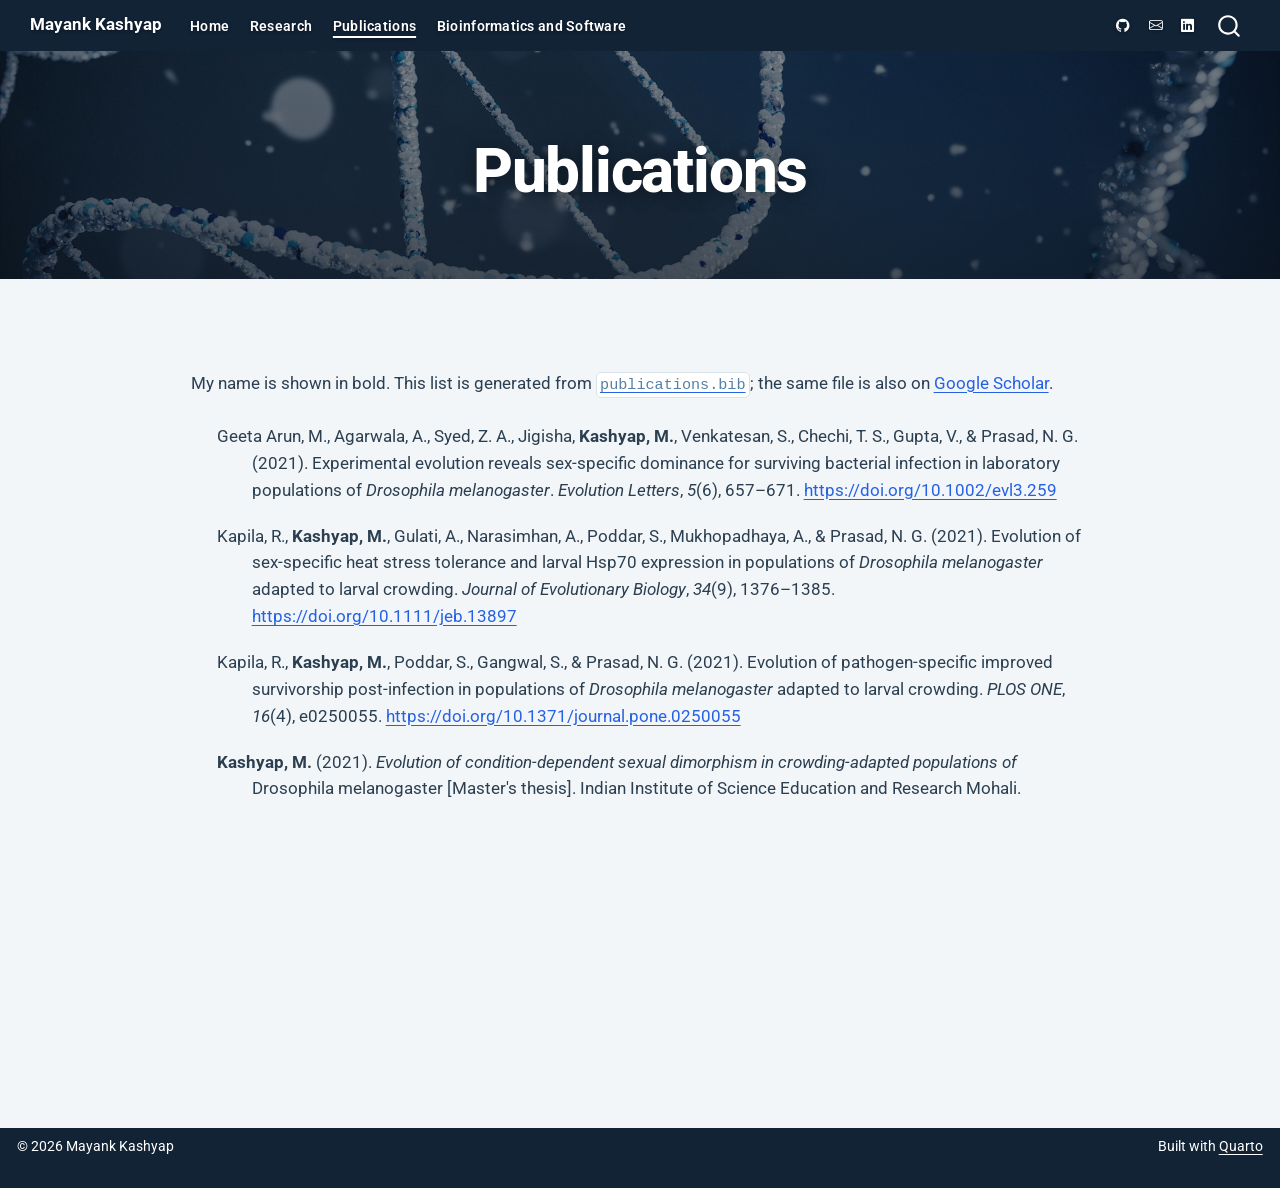
<file: Publications.html>
<!DOCTYPE html>
<html xmlns="http://www.w3.org/1999/xhtml" lang="en" xml:lang="en"><head>

<meta charset="utf-8">
<meta name="generator" content="quarto-1.9.38">

<meta name="viewport" content="width=device-width, initial-scale=1.0, user-scalable=yes">


<title>Publications – Mayank Kashyap</title>
<style>
/* Default styles provided by pandoc.
** See https://pandoc.org/MANUAL.html#variables-for-html for config info.
*/
code{white-space: pre-wrap;}
span.smallcaps{font-variant: small-caps;}
div.columns{display: flex; gap: min(4vw, 1.5em);}
div.column{flex: auto; overflow-x: auto;}
div.hanging-indent{margin-left: 1.5em; text-indent: -1.5em;}
ul.task-list{list-style: none;}
ul.task-list li input[type="checkbox"] {
  width: 0.8em;
  margin: 0 0.8em 0.2em -1em; /* quarto-specific, see https://github.com/quarto-dev/quarto-cli/issues/4556 */ 
  vertical-align: middle;
}
/* CSS for citations */
div.csl-bib-body { }
div.csl-entry {
  clear: both;
  margin-bottom: 0em;
}
.hanging-indent div.csl-entry {
  margin-left:2em;
  text-indent:-2em;
}
div.csl-left-margin {
  min-width:2em;
  float:left;
}
div.csl-right-inline {
  margin-left:2em;
  padding-left:1em;
}
div.csl-indent {
  margin-left: 2em;
}</style>


<script src="site_libs/quarto-nav/quarto-nav.js"></script>
<script src="site_libs/clipboard/clipboard.min.js"></script>
<script src="site_libs/quarto-search/autocomplete.umd.js"></script>
<script src="site_libs/quarto-search/fuse.min.js"></script>
<script src="site_libs/quarto-search/quarto-search.js"></script>
<meta name="quarto:offset" content="./">
<script src="site_libs/quarto-html/quarto.js" type="module"></script>
<script src="site_libs/quarto-html/tabsets/tabsets.js" type="module"></script>
<script src="site_libs/quarto-html/popper.min.js"></script>
<script src="site_libs/quarto-html/tippy.umd.min.js"></script>
<script src="site_libs/quarto-html/anchor.min.js"></script>
<link href="site_libs/quarto-html/tippy.css" rel="stylesheet">
<link href="site_libs/quarto-html/quarto-syntax-highlighting-15634bcf2e68342d4ad2dfa704d543f6.css" rel="stylesheet" id="quarto-text-highlighting-styles">
<script src="site_libs/bootstrap/bootstrap.min.js"></script>
<link href="site_libs/bootstrap/bootstrap-icons.css" rel="stylesheet">
<link href="site_libs/bootstrap/bootstrap-624b89d40a5a18aee3fa917df344e928.min.css" rel="stylesheet" append-hash="true" id="quarto-bootstrap" data-mode="light">
<script id="quarto-search-options" type="application/json">{
  "location": "navbar",
  "copy-button": false,
  "collapse-after": 3,
  "panel-placement": "end",
  "type": "overlay",
  "limit": 50,
  "keyboard-shortcut": [
    "f",
    "/",
    "s"
  ],
  "show-item-context": false,
  "language": {
    "search-no-results-text": "No results",
    "search-matching-documents-text": "matching documents",
    "search-copy-link-title": "Copy link to search",
    "search-hide-matches-text": "Hide additional matches",
    "search-more-match-text": "more match in this document",
    "search-more-matches-text": "more matches in this document",
    "search-clear-button-title": "Clear",
    "search-text-placeholder": "",
    "search-detached-cancel-button-title": "Cancel",
    "search-submit-button-title": "Submit",
    "search-label": "Search"
  }
}</script>
<style>

      .quarto-title-block .quarto-title-banner h1,
      .quarto-title-block .quarto-title-banner h2,
      .quarto-title-block .quarto-title-banner h3,
      .quarto-title-block .quarto-title-banner h4,
      .quarto-title-block .quarto-title-banner h5,
      .quarto-title-block .quarto-title-banner h6
      {
        color: white;
      }

      .quarto-title-block .quarto-title-banner {
        color: white;
background-image: url(assets/dna-banner.jpg);
background-size: cover;
      }
</style>
<link rel="preconnect" href="https://fonts.googleapis.com">
<link rel="preconnect" href="https://fonts.gstatic.com" crossorigin="">
<link href="https://fonts.googleapis.com/css2?family=Roboto:ital,wght@0,100..900;1,100..900&amp;display=swap" rel="stylesheet">


<link rel="stylesheet" href="styles.css">
</head>

<body class="nav-fixed fullcontent quarto-light">

<div id="quarto-search-results"></div>
  <header id="quarto-header" class="headroom fixed-top quarto-banner">
    <nav class="navbar navbar-expand-lg " data-bs-theme="dark">
      <div class="navbar-container container-fluid">
      <div class="navbar-brand-container mx-auto">
    <a class="navbar-brand" href="./index.html">
    <span class="navbar-title">Mayank Kashyap</span>
    </a>
  </div>
            <div id="quarto-search" class="" title="Search"></div>
          <button class="navbar-toggler" type="button" data-bs-toggle="collapse" data-bs-target="#navbarCollapse" aria-controls="navbarCollapse" role="menu" aria-expanded="false" aria-label="Toggle navigation" onclick="if (window.quartoToggleHeadroom) { window.quartoToggleHeadroom(); }">
  <span class="navbar-toggler-icon"></span>
</button>
          <div class="collapse navbar-collapse" id="navbarCollapse">
            <ul class="navbar-nav navbar-nav-scroll me-auto">
  <li class="nav-item">
    <a class="nav-link" href="./index.html"> 
<span class="menu-text">Home</span></a>
  </li>  
  <li class="nav-item">
    <a class="nav-link" href="./research.html"> 
<span class="menu-text">Research</span></a>
  </li>  
  <li class="nav-item">
    <a class="nav-link active" href="./Publications.html" aria-current="page"> 
<span class="menu-text">Publications</span></a>
  </li>  
  <li class="nav-item">
    <a class="nav-link" href="./software.html"> 
<span class="menu-text">Bioinformatics and Software</span></a>
  </li>  
</ul>
            <ul class="navbar-nav navbar-nav-scroll ms-auto">
  <li class="nav-item compact">
    <a class="nav-link" href="https://github.com/mkash006"> <i class="bi bi-github" role="img" aria-label="GitHub">
</i> 
<span class="menu-text"></span></a>
  </li>  
  <li class="nav-item compact">
    <a class="nav-link" href="mailto:mkash006@ucr.edu"> <i class="bi bi-envelope" role="img" aria-label="Email">
</i> 
<span class="menu-text"></span></a>
  </li>  
  <li class="nav-item compact">
    <a class="nav-link" href="https://www.linkedin.com/in/mayank-kashyap-158252206"> <i class="bi bi-linkedin" role="img" aria-label="LinkedIn">
</i> 
<span class="menu-text"></span></a>
  </li>  
</ul>
          </div> <!-- /navcollapse -->
            <div class="quarto-navbar-tools">
</div>
      </div> <!-- /container-fluid -->
    </nav>
</header>
<!-- content -->
<header id="title-block-header" class="quarto-title-block default page-columns page-full">
  <div class="quarto-title-banner page-columns page-full">
    <div class="quarto-title column-body">
      <h1 class="title">Publications</h1>
                      </div>
  </div>
    
  
  <div class="quarto-title-meta">

      
    
      
    </div>
    
  
  </header><div id="quarto-content" class="quarto-container page-columns page-rows-contents page-layout-article page-navbar">
<!-- sidebar -->
<!-- margin-sidebar -->
    
<!-- main -->
<main class="content quarto-banner-title-block" id="quarto-document-content">





<p>My name is shown in bold. This list is generated from <a href="https://github.com/mkash006/mkash006.github.io/blob/main/publications.bib"><code>publications.bib</code></a>; the same file is also on <a href="https://scholar.google.com/citations?user=BZ-46-8AAAAJ&amp;hl=en">Google Scholar</a>.</p>
<div id="refs" class="references csl-bib-body hanging-indent" data-entry-spacing="0" data-line-spacing="2" role="list">
<div id="ref-arun2021dominance" class="csl-entry" role="listitem">
Geeta Arun, M., Agarwala, A., Syed, Z. A., Jigisha, Kashyap, M., Venkatesan, S., Chechi, T. S., Gupta, V., &amp; Prasad, N. G. (2021). Experimental evolution reveals sex-specific dominance for surviving bacterial infection in laboratory populations of <span><em>Drosophila melanogaster</em></span>. <em>Evolution Letters</em>, <em>5</em>(6), 657–671. <a href="https://doi.org/10.1002/evl3.259">https://doi.org/10.1002/evl3.259</a>
</div>
<div id="ref-kapila2021heatstress" class="csl-entry" role="listitem">
Kapila, R., Kashyap, M., Gulati, A., Narasimhan, A., Poddar, S., Mukhopadhaya, A., &amp; Prasad, N. G. (2021). Evolution of sex-specific heat stress tolerance and larval <span>Hsp70</span> expression in populations of <span><em>Drosophila melanogaster</em></span> adapted to larval crowding. <em>Journal of Evolutionary Biology</em>, <em>34</em>(9), 1376–1385. <a href="https://doi.org/10.1111/jeb.13897">https://doi.org/10.1111/jeb.13897</a>
</div>
<div id="ref-kapila2021pathogen" class="csl-entry" role="listitem">
Kapila, R., Kashyap, M., Poddar, S., Gangwal, S., &amp; Prasad, N. G. (2021). Evolution of pathogen-specific improved survivorship post-infection in populations of <span><em>Drosophila melanogaster</em></span> adapted to larval crowding. <em>PLOS ONE</em>, <em>16</em>(4), e0250055. <a href="https://doi.org/10.1371/journal.pone.0250055">https://doi.org/10.1371/journal.pone.0250055</a>
</div>
<div id="ref-kashyap2021thesis" class="csl-entry" role="listitem">
Kashyap, M. (2021). <em>Evolution of condition-dependent sexual dimorphism in crowding-adapted populations of <span><em>Drosophila melanogaster</em></span></em> [Master's thesis]. <span>Indian Institute of Science Education and Research Mohali</span>.
</div>
</div>
<script>
// The bibliography is generated by citeproc, so the author name can only be
// emphasized after the fact. Matches both "Mayank Kashyap" and the inverted
// "Kashyap, Mayank" that CSL uses for the first author of an entry.
document.addEventListener("DOMContentLoaded", function () {
  const refs = document.getElementById("refs");
  if (!refs) return;
  // APA initializes given names, so the rendered form is "Kashyap, M." rather
  // than the full name that appears in the .bib.
  const self = /(Kashyap,\s+M\.|Kashyap,\s+Mayank|Mayank\s+Kashyap)/g;
  const walker = document.createTreeWalker(refs, NodeFilter.SHOW_TEXT);
  const targets = [];
  while (walker.nextNode()) {
    if (self.test(walker.currentNode.nodeValue)) targets.push(walker.currentNode);
    self.lastIndex = 0;
  }
  targets.forEach(function (node) {
    const span = document.createElement("span");
    span.innerHTML = node.nodeValue.replace(self, "<strong>$1</strong>");
    node.parentNode.replaceChild(span, node);
  });
});
</script>



</main> <!-- /main -->
<script id="quarto-html-after-body" type="application/javascript">
  window.document.addEventListener("DOMContentLoaded", function (event) {
    const icon = "";
    const anchorJS = new window.AnchorJS();
    anchorJS.options = {
      placement: 'right',
      icon: icon
    };
    anchorJS.add('.anchored');
    const isCodeAnnotation = (el) => {
      for (const clz of el.classList) {
        if (clz.startsWith('code-annotation-')) {                     
          return true;
        }
      }
      return false;
    }
    const onCopySuccess = function(e) {
      // button target
      const button = e.trigger;
      // don't keep focus
      button.blur();
      // flash "checked"
      button.classList.add('code-copy-button-checked');
      var currentTitle = button.getAttribute("title");
      button.setAttribute("title", "Copied!");
      let tooltip;
      if (window.bootstrap) {
        button.setAttribute("data-bs-toggle", "tooltip");
        button.setAttribute("data-bs-placement", "left");
        button.setAttribute("data-bs-title", "Copied!");
        tooltip = new bootstrap.Tooltip(button, 
          { trigger: "manual", 
            customClass: "code-copy-button-tooltip",
            offset: [0, -8]});
        tooltip.show();    
      }
      setTimeout(function() {
        if (tooltip) {
          tooltip.hide();
          button.removeAttribute("data-bs-title");
          button.removeAttribute("data-bs-toggle");
          button.removeAttribute("data-bs-placement");
        }
        button.setAttribute("title", currentTitle);
        button.classList.remove('code-copy-button-checked');
      }, 1000);
      // clear code selection
      e.clearSelection();
    }
    const getTextToCopy = function(trigger) {
      const outerScaffold = trigger.parentElement.cloneNode(true);
      const codeEl = outerScaffold.querySelector('code');
      for (const childEl of codeEl.children) {
        if (isCodeAnnotation(childEl)) {
          childEl.remove();
        }
      }
      return codeEl.innerText;
    }
    const clipboard = new window.ClipboardJS('.code-copy-button:not([data-in-quarto-modal])', {
      text: getTextToCopy
    });
    clipboard.on('success', onCopySuccess);
    if (window.document.getElementById('quarto-embedded-source-code-modal')) {
      const clipboardModal = new window.ClipboardJS('.code-copy-button[data-in-quarto-modal]', {
        text: getTextToCopy,
        container: window.document.getElementById('quarto-embedded-source-code-modal')
      });
      clipboardModal.on('success', onCopySuccess);
    }
      var localhostRegex = new RegExp(/^(?:http|https):\/\/localhost\:?[0-9]*\//);
      var mailtoRegex = new RegExp(/^mailto:/);
        var filterRegex = new RegExp("https:\/\/mkash006\.github\.io");
      var isInternal = (href) => {
          return filterRegex.test(href) || localhostRegex.test(href) || mailtoRegex.test(href);
      }
      // Inspect non-navigation links and adorn them if external
     var links = window.document.querySelectorAll('a[href]:not(.nav-link):not(.navbar-brand):not(.toc-action):not(.sidebar-link):not(.sidebar-item-toggle):not(.pagination-link):not(.no-external):not([aria-hidden]):not(.dropdown-item):not(.quarto-navigation-tool):not(.about-link)');
      for (var i=0; i<links.length; i++) {
        const link = links[i];
        if (!isInternal(link.href)) {
          // undo the damage that might have been done by quarto-nav.js in the case of
          // links that we want to consider external
          if (link.dataset.originalHref !== undefined) {
            link.href = link.dataset.originalHref;
          }
            // target, if specified
            link.setAttribute("target", "_blank");
            if (link.getAttribute("rel") === null) {
              link.setAttribute("rel", "noopener");
            }
        }
      }
    function tippyHover(el, contentFn, onTriggerFn, onUntriggerFn) {
      const config = {
        allowHTML: true,
        maxWidth: 500,
        delay: 100,
        arrow: false,
        appendTo: function(el) {
            return el.parentElement;
        },
        interactive: true,
        interactiveBorder: 10,
        theme: 'quarto',
        placement: 'bottom-start',
      };
      if (contentFn) {
        config.content = contentFn;
      }
      if (onTriggerFn) {
        config.onTrigger = onTriggerFn;
      }
      if (onUntriggerFn) {
        config.onUntrigger = onUntriggerFn;
      }
      window.tippy(el, config); 
    }
    const noterefs = window.document.querySelectorAll('a[role="doc-noteref"]');
    for (var i=0; i<noterefs.length; i++) {
      const ref = noterefs[i];
      tippyHover(ref, function() {
        // use id or data attribute instead here
        let href = ref.getAttribute('data-footnote-href') || ref.getAttribute('href');
        try { href = new URL(href).hash; } catch {}
        const id = href.replace(/^#\/?/, "");
        const note = window.document.getElementById(id);
        if (note) {
          return note.innerHTML;
        } else {
          return "";
        }
      });
    }
    const xrefs = window.document.querySelectorAll('a.quarto-xref');
    const processXRef = (id, note) => {
      // Strip column container classes
      const stripColumnClz = (el) => {
        el.classList.remove("page-full", "page-columns");
        if (el.children) {
          for (const child of el.children) {
            stripColumnClz(child);
          }
        }
      }
      stripColumnClz(note)
      if (id === null || id.startsWith('sec-')) {
        // Special case sections, only their first couple elements
        const container = document.createElement("div");
        if (note.children && note.children.length > 2) {
          container.appendChild(note.children[0].cloneNode(true));
          for (let i = 1; i < note.children.length; i++) {
            const child = note.children[i];
            if (child.tagName === "P" && child.innerText === "") {
              continue;
            } else {
              container.appendChild(child.cloneNode(true));
              break;
            }
          }
          if (window.Quarto?.typesetMath) {
            window.Quarto.typesetMath(container);
          }
          return container.innerHTML
        } else {
          if (window.Quarto?.typesetMath) {
            window.Quarto.typesetMath(note);
          }
          return note.innerHTML;
        }
      } else {
        // Remove any anchor links if they are present
        const anchorLink = note.querySelector('a.anchorjs-link');
        if (anchorLink) {
          anchorLink.remove();
        }
        if (window.Quarto?.typesetMath) {
          window.Quarto.typesetMath(note);
        }
        if (note.classList.contains("callout")) {
          return note.outerHTML;
        } else {
          return note.innerHTML;
        }
      }
    }
    for (var i=0; i<xrefs.length; i++) {
      const xref = xrefs[i];
      tippyHover(xref, undefined, function(instance) {
        instance.disable();
        let url = xref.getAttribute('href');
        let hash = undefined; 
        if (url.startsWith('#')) {
          hash = url;
        } else {
          try { hash = new URL(url).hash; } catch {}
        }
        if (hash) {
          const id = hash.replace(/^#\/?/, "");
          const note = window.document.getElementById(id);
          if (note !== null) {
            try {
              const html = processXRef(id, note.cloneNode(true));
              instance.setContent(html);
            } finally {
              instance.enable();
              instance.show();
            }
          } else {
            // See if we can fetch this
            fetch(url.split('#')[0])
            .then(res => res.text())
            .then(html => {
              const parser = new DOMParser();
              const htmlDoc = parser.parseFromString(html, "text/html");
              const note = htmlDoc.getElementById(id);
              if (note !== null) {
                const html = processXRef(id, note);
                instance.setContent(html);
              } 
            }).finally(() => {
              instance.enable();
              instance.show();
            });
          }
        } else {
          // See if we can fetch a full url (with no hash to target)
          // This is a special case and we should probably do some content thinning / targeting
          fetch(url)
          .then(res => res.text())
          .then(html => {
            const parser = new DOMParser();
            const htmlDoc = parser.parseFromString(html, "text/html");
            const note = htmlDoc.querySelector('main.content');
            if (note !== null) {
              // This should only happen for chapter cross references
              // (since there is no id in the URL)
              // remove the first header
              if (note.children.length > 0 && note.children[0].tagName === "HEADER") {
                note.children[0].remove();
              }
              const html = processXRef(null, note);
              instance.setContent(html);
            } 
          }).finally(() => {
            instance.enable();
            instance.show();
          });
        }
      }, function(instance) {
      });
    }
        let selectedAnnoteEl;
        const selectorForAnnotation = ( cell, annotation) => {
          let cellAttr = 'data-code-cell="' + cell + '"';
          let lineAttr = 'data-code-annotation="' +  annotation + '"';
          const selector = 'span[' + cellAttr + '][' + lineAttr + ']';
          return selector;
        }
        const selectCodeLines = (annoteEl) => {
          const doc = window.document;
          const targetCell = annoteEl.getAttribute("data-target-cell");
          const targetAnnotation = annoteEl.getAttribute("data-target-annotation");
          const annoteSpan = window.document.querySelector(selectorForAnnotation(targetCell, targetAnnotation));
          const lines = annoteSpan.getAttribute("data-code-lines").split(",");
          const lineIds = lines.map((line) => {
            return targetCell + "-" + line;
          })
          let top = null;
          let height = null;
          let parent = null;
          if (lineIds.length > 0) {
              //compute the position of the single el (top and bottom and make a div)
              const el = window.document.getElementById(lineIds[0]);
              top = el.offsetTop;
              height = el.offsetHeight;
              parent = el.parentElement.parentElement;
            if (lineIds.length > 1) {
              const lastEl = window.document.getElementById(lineIds[lineIds.length - 1]);
              const bottom = lastEl.offsetTop + lastEl.offsetHeight;
              height = bottom - top;
            }
            if (top !== null && height !== null && parent !== null) {
              // cook up a div (if necessary) and position it 
              let div = window.document.getElementById("code-annotation-line-highlight");
              if (div === null) {
                div = window.document.createElement("div");
                div.setAttribute("id", "code-annotation-line-highlight");
                div.style.position = 'absolute';
                parent.appendChild(div);
              }
              div.style.top = top - 2 + "px";
              div.style.height = height + 4 + "px";
              div.style.left = 0;
              let gutterDiv = window.document.getElementById("code-annotation-line-highlight-gutter");
              if (gutterDiv === null) {
                gutterDiv = window.document.createElement("div");
                gutterDiv.setAttribute("id", "code-annotation-line-highlight-gutter");
                gutterDiv.style.position = 'absolute';
                const codeCell = window.document.getElementById(targetCell);
                const gutter = codeCell.querySelector('.code-annotation-gutter');
                gutter.appendChild(gutterDiv);
              }
              gutterDiv.style.top = top - 2 + "px";
              gutterDiv.style.height = height + 4 + "px";
            }
            selectedAnnoteEl = annoteEl;
          }
        };
        const unselectCodeLines = () => {
          const elementsIds = ["code-annotation-line-highlight", "code-annotation-line-highlight-gutter"];
          elementsIds.forEach((elId) => {
            const div = window.document.getElementById(elId);
            if (div) {
              div.remove();
            }
          });
          selectedAnnoteEl = undefined;
        };
          // Handle positioning of the toggle
      window.addEventListener(
        "resize",
        throttle(() => {
          elRect = undefined;
          if (selectedAnnoteEl) {
            selectCodeLines(selectedAnnoteEl);
          }
        }, 10)
      );
      function throttle(fn, ms) {
      let throttle = false;
      let timer;
        return (...args) => {
          if(!throttle) { // first call gets through
              fn.apply(this, args);
              throttle = true;
          } else { // all the others get throttled
              if(timer) clearTimeout(timer); // cancel #2
              timer = setTimeout(() => {
                fn.apply(this, args);
                timer = throttle = false;
              }, ms);
          }
        };
      }
        // Attach click handler to the DT
        const annoteDls = window.document.querySelectorAll('dt[data-target-cell]');
        for (const annoteDlNode of annoteDls) {
          annoteDlNode.addEventListener('click', (event) => {
            const clickedEl = event.target;
            if (clickedEl !== selectedAnnoteEl) {
              unselectCodeLines();
              const activeEl = window.document.querySelector('dt[data-target-cell].code-annotation-active');
              if (activeEl) {
                activeEl.classList.remove('code-annotation-active');
              }
              selectCodeLines(clickedEl);
              clickedEl.classList.add('code-annotation-active');
            } else {
              // Unselect the line
              unselectCodeLines();
              clickedEl.classList.remove('code-annotation-active');
            }
          });
        }
    const findCites = (el) => {
      const parentEl = el.parentElement;
      if (parentEl) {
        const cites = parentEl.dataset.cites;
        if (cites) {
          return {
            el,
            cites: cites.split(' ')
          };
        } else {
          return findCites(el.parentElement)
        }
      } else {
        return undefined;
      }
    };
    var bibliorefs = window.document.querySelectorAll('a[role="doc-biblioref"]');
    for (var i=0; i<bibliorefs.length; i++) {
      const ref = bibliorefs[i];
      const citeInfo = findCites(ref);
      if (citeInfo) {
        tippyHover(citeInfo.el, function() {
          var popup = window.document.createElement('div');
          citeInfo.cites.forEach(function(cite) {
            var citeDiv = window.document.createElement('div');
            citeDiv.classList.add('hanging-indent');
            citeDiv.classList.add('csl-entry');
            var biblioDiv = window.document.getElementById('ref-' + cite);
            if (biblioDiv) {
              citeDiv.innerHTML = biblioDiv.innerHTML;
            }
            popup.appendChild(citeDiv);
          });
          return popup.innerHTML;
        });
      }
    }
  });
  </script>
</div> <!-- /content -->
<footer class="footer">
  <div class="nav-footer">
    <div class="nav-footer-left">
<p>© 2026 Mayank Kashyap</p>
</div>   
    <div class="nav-footer-center">
      &nbsp;
    </div>
    <div class="nav-footer-right">
<p>Built with <a href="https://quarto.org">Quarto</a></p>
</div>
  </div>
</footer>
<script src="./assets/navbar-scroll.js"></script>




</body></html>
</file>
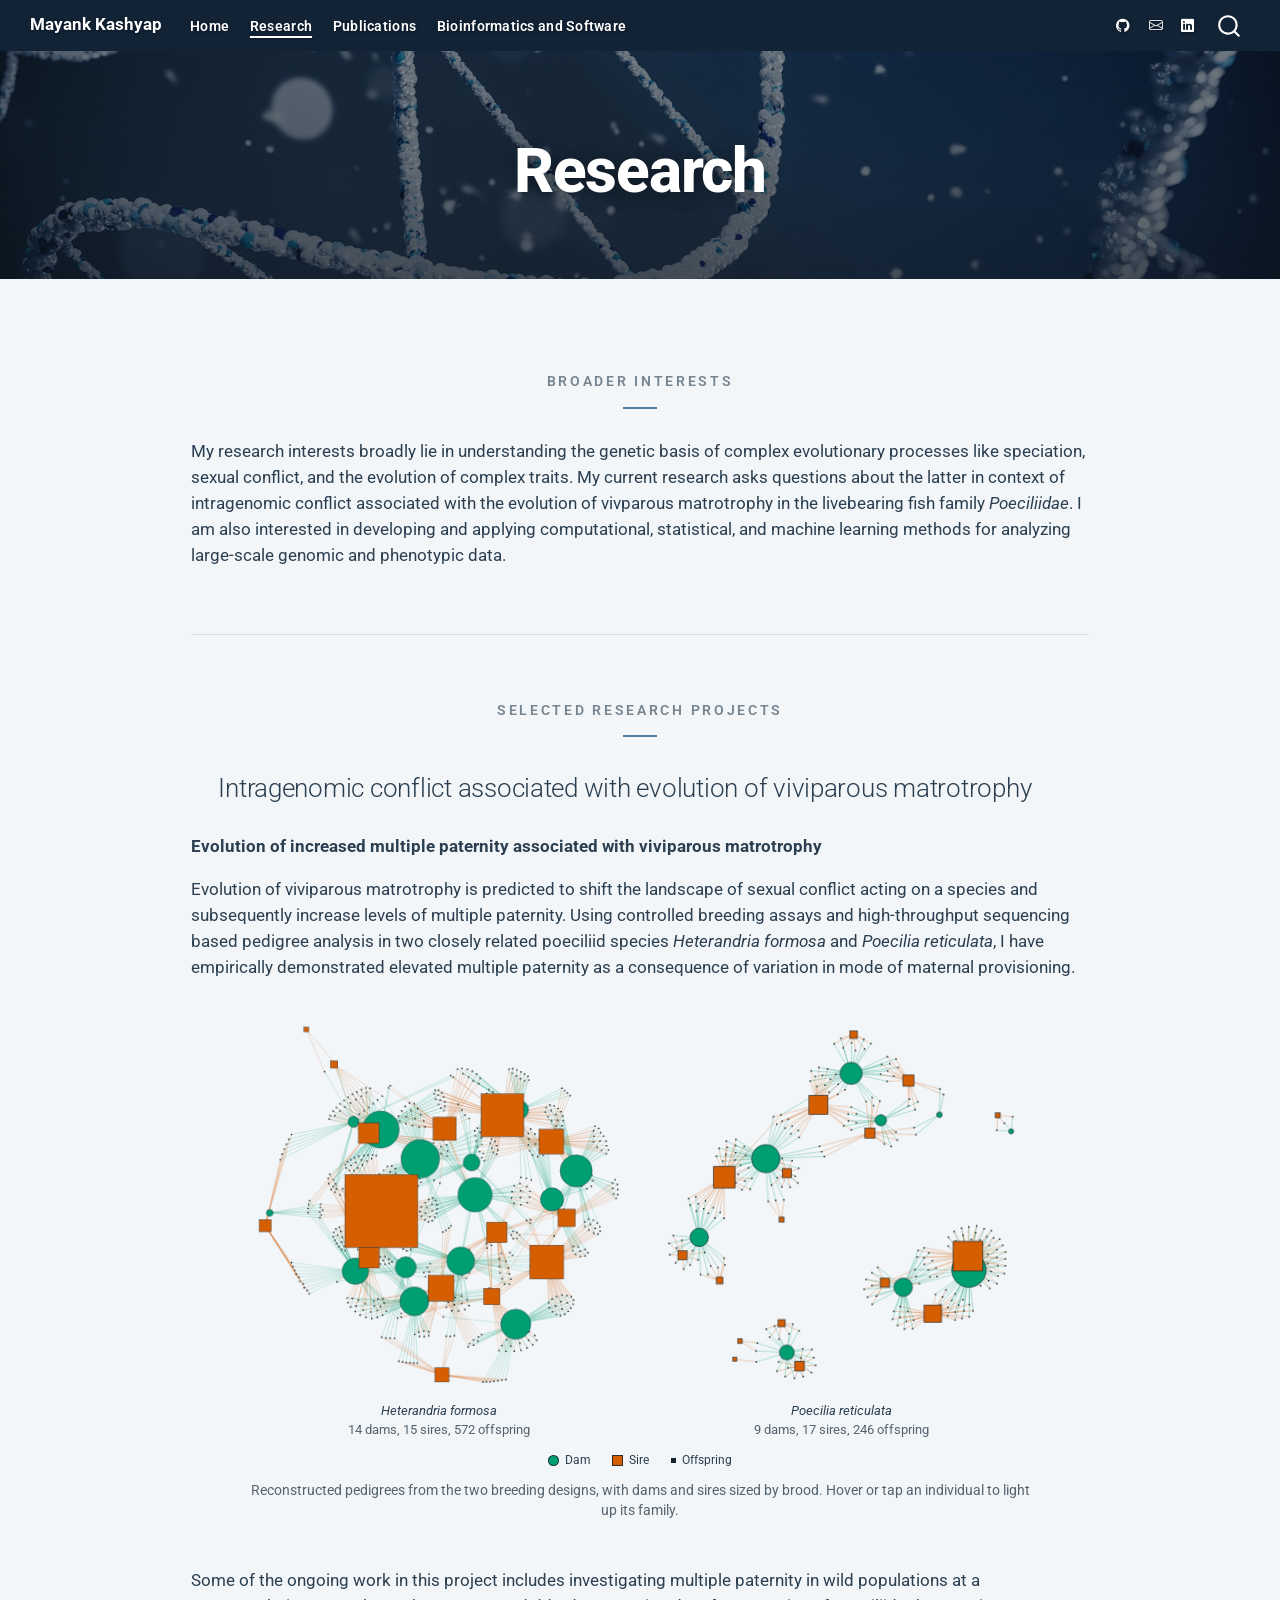
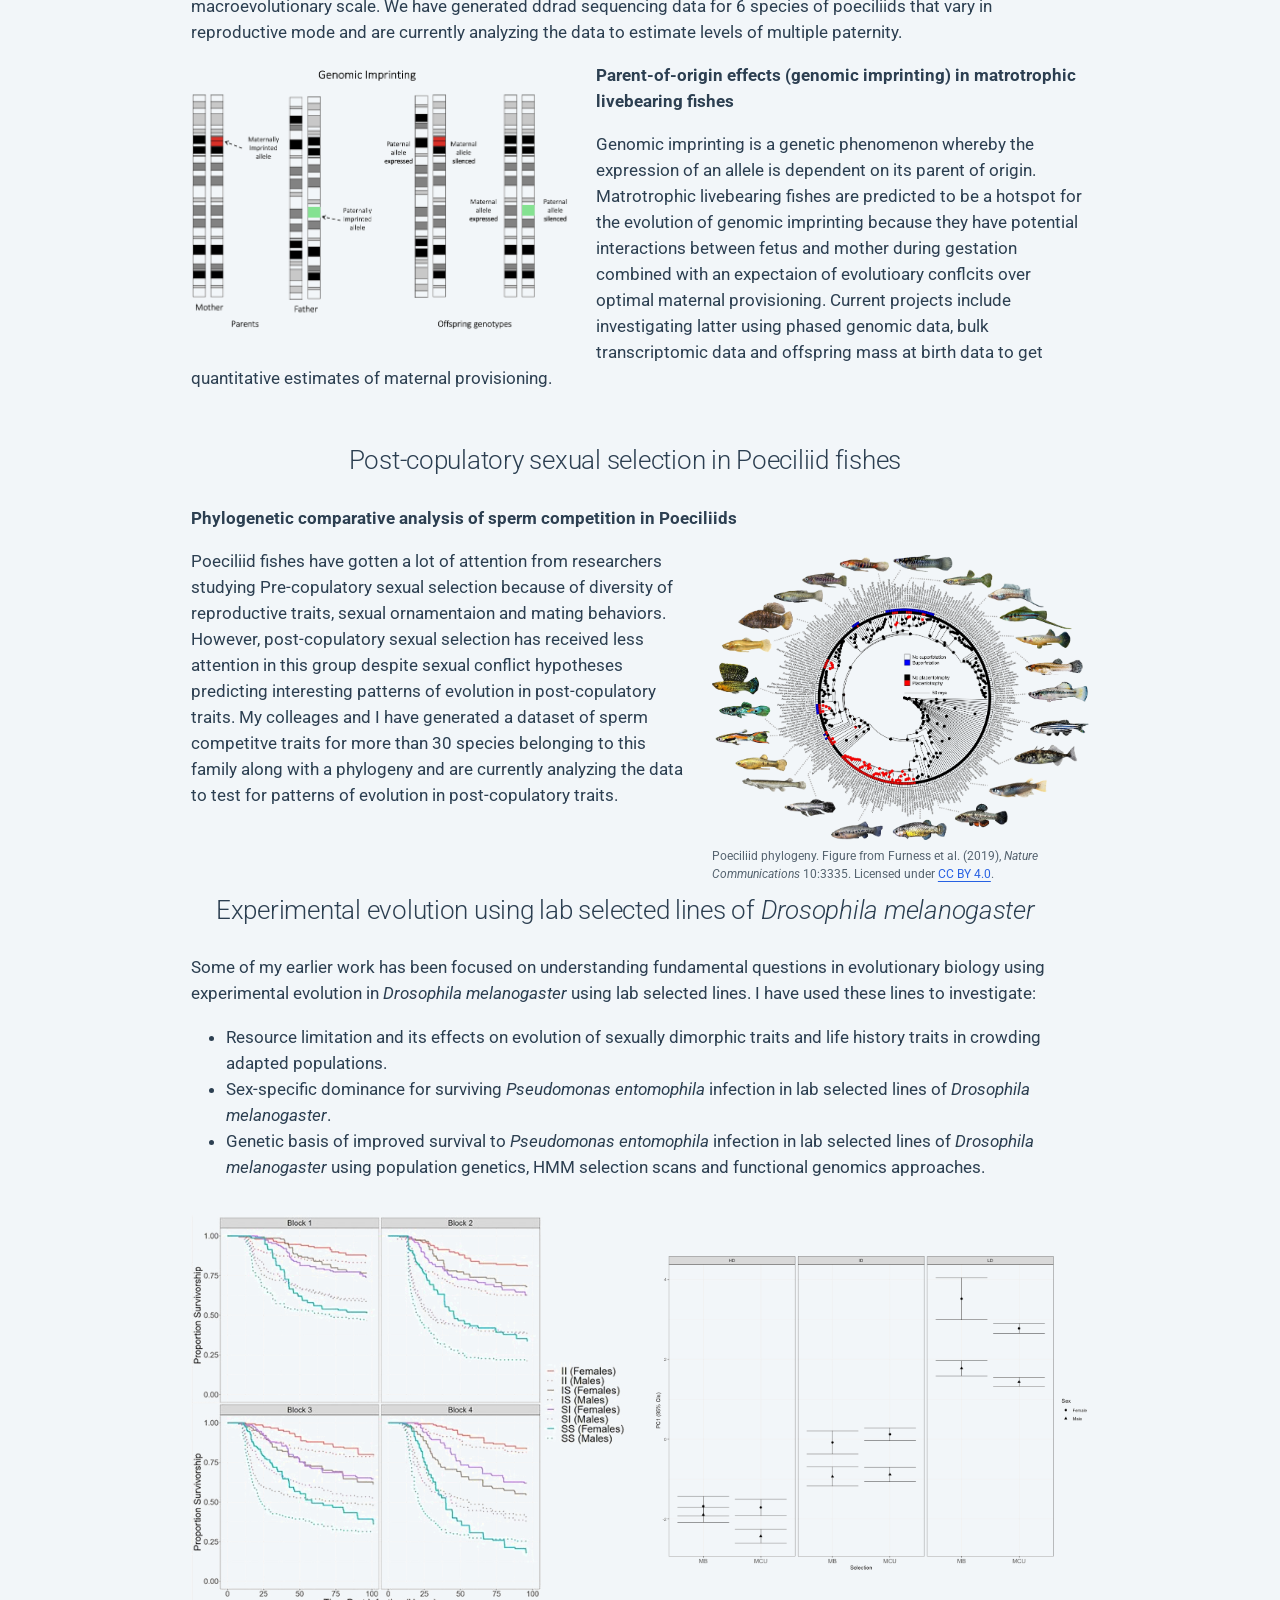
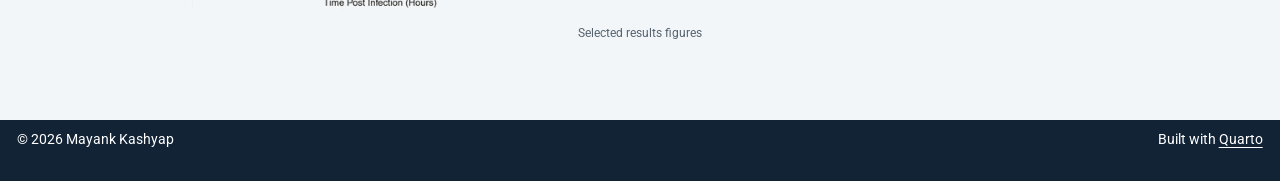
<file: research.html>
<!DOCTYPE html>
<html xmlns="http://www.w3.org/1999/xhtml" lang="en" xml:lang="en"><head>

<meta charset="utf-8">
<meta name="generator" content="quarto-1.9.38">

<meta name="viewport" content="width=device-width, initial-scale=1.0, user-scalable=yes">


<title>Research – Mayank Kashyap</title>
<style>
/* Default styles provided by pandoc.
** See https://pandoc.org/MANUAL.html#variables-for-html for config info.
*/
code{white-space: pre-wrap;}
span.smallcaps{font-variant: small-caps;}
div.columns{display: flex; gap: min(4vw, 1.5em);}
div.column{flex: auto; overflow-x: auto;}
div.hanging-indent{margin-left: 1.5em; text-indent: -1.5em;}
ul.task-list{list-style: none;}
ul.task-list li input[type="checkbox"] {
  width: 0.8em;
  margin: 0 0.8em 0.2em -1em; /* quarto-specific, see https://github.com/quarto-dev/quarto-cli/issues/4556 */ 
  vertical-align: middle;
}
</style>


<script src="site_libs/quarto-nav/quarto-nav.js"></script>
<script src="site_libs/clipboard/clipboard.min.js"></script>
<script src="site_libs/quarto-search/autocomplete.umd.js"></script>
<script src="site_libs/quarto-search/fuse.min.js"></script>
<script src="site_libs/quarto-search/quarto-search.js"></script>
<meta name="quarto:offset" content="./">
<script src="site_libs/quarto-html/quarto.js" type="module"></script>
<script src="site_libs/quarto-html/tabsets/tabsets.js" type="module"></script>
<script src="site_libs/quarto-html/popper.min.js"></script>
<script src="site_libs/quarto-html/tippy.umd.min.js"></script>
<script src="site_libs/quarto-html/anchor.min.js"></script>
<link href="site_libs/quarto-html/tippy.css" rel="stylesheet">
<link href="site_libs/quarto-html/quarto-syntax-highlighting-15634bcf2e68342d4ad2dfa704d543f6.css" rel="stylesheet" id="quarto-text-highlighting-styles">
<script src="site_libs/bootstrap/bootstrap.min.js"></script>
<link href="site_libs/bootstrap/bootstrap-icons.css" rel="stylesheet">
<link href="site_libs/bootstrap/bootstrap-624b89d40a5a18aee3fa917df344e928.min.css" rel="stylesheet" append-hash="true" id="quarto-bootstrap" data-mode="light">
<script id="quarto-search-options" type="application/json">{
  "location": "navbar",
  "copy-button": false,
  "collapse-after": 3,
  "panel-placement": "end",
  "type": "overlay",
  "limit": 50,
  "keyboard-shortcut": [
    "f",
    "/",
    "s"
  ],
  "show-item-context": false,
  "language": {
    "search-no-results-text": "No results",
    "search-matching-documents-text": "matching documents",
    "search-copy-link-title": "Copy link to search",
    "search-hide-matches-text": "Hide additional matches",
    "search-more-match-text": "more match in this document",
    "search-more-matches-text": "more matches in this document",
    "search-clear-button-title": "Clear",
    "search-text-placeholder": "",
    "search-detached-cancel-button-title": "Cancel",
    "search-submit-button-title": "Submit",
    "search-label": "Search"
  }
}</script>
<style>

      .quarto-title-block .quarto-title-banner h1,
      .quarto-title-block .quarto-title-banner h2,
      .quarto-title-block .quarto-title-banner h3,
      .quarto-title-block .quarto-title-banner h4,
      .quarto-title-block .quarto-title-banner h5,
      .quarto-title-block .quarto-title-banner h6
      {
        color: white;
      }

      .quarto-title-block .quarto-title-banner {
        color: white;
background-image: url(assets/dna-banner.jpg);
background-size: cover;
      }
</style>
<link rel="preconnect" href="https://fonts.googleapis.com">
<link rel="preconnect" href="https://fonts.gstatic.com" crossorigin="">
<link href="https://fonts.googleapis.com/css2?family=Roboto:ital,wght@0,100..900;1,100..900&amp;display=swap" rel="stylesheet">


<link rel="stylesheet" href="styles.css">
</head>

<body class="nav-fixed fullcontent quarto-light">

<div id="quarto-search-results"></div>
  <header id="quarto-header" class="headroom fixed-top quarto-banner">
    <nav class="navbar navbar-expand-lg " data-bs-theme="dark">
      <div class="navbar-container container-fluid">
      <div class="navbar-brand-container mx-auto">
    <a class="navbar-brand" href="./index.html">
    <span class="navbar-title">Mayank Kashyap</span>
    </a>
  </div>
            <div id="quarto-search" class="" title="Search"></div>
          <button class="navbar-toggler" type="button" data-bs-toggle="collapse" data-bs-target="#navbarCollapse" aria-controls="navbarCollapse" role="menu" aria-expanded="false" aria-label="Toggle navigation" onclick="if (window.quartoToggleHeadroom) { window.quartoToggleHeadroom(); }">
  <span class="navbar-toggler-icon"></span>
</button>
          <div class="collapse navbar-collapse" id="navbarCollapse">
            <ul class="navbar-nav navbar-nav-scroll me-auto">
  <li class="nav-item">
    <a class="nav-link" href="./index.html"> 
<span class="menu-text">Home</span></a>
  </li>  
  <li class="nav-item">
    <a class="nav-link active" href="./research.html" aria-current="page"> 
<span class="menu-text">Research</span></a>
  </li>  
  <li class="nav-item">
    <a class="nav-link" href="./Publications.html"> 
<span class="menu-text">Publications</span></a>
  </li>  
  <li class="nav-item">
    <a class="nav-link" href="./software.html"> 
<span class="menu-text">Bioinformatics and Software</span></a>
  </li>  
</ul>
            <ul class="navbar-nav navbar-nav-scroll ms-auto">
  <li class="nav-item compact">
    <a class="nav-link" href="https://github.com/mkash006"> <i class="bi bi-github" role="img" aria-label="GitHub">
</i> 
<span class="menu-text"></span></a>
  </li>  
  <li class="nav-item compact">
    <a class="nav-link" href="mailto:mkash006@ucr.edu"> <i class="bi bi-envelope" role="img" aria-label="Email">
</i> 
<span class="menu-text"></span></a>
  </li>  
  <li class="nav-item compact">
    <a class="nav-link" href="https://www.linkedin.com/in/mayank-kashyap-158252206"> <i class="bi bi-linkedin" role="img" aria-label="LinkedIn">
</i> 
<span class="menu-text"></span></a>
  </li>  
</ul>
          </div> <!-- /navcollapse -->
            <div class="quarto-navbar-tools">
</div>
      </div> <!-- /container-fluid -->
    </nav>
</header>
<!-- content -->
<header id="title-block-header" class="quarto-title-block default page-columns page-full">
  <div class="quarto-title-banner page-columns page-full">
    <div class="quarto-title column-body">
      <h1 class="title">Research</h1>
                      </div>
  </div>
    
  
  <div class="quarto-title-meta">

      
    
      
    </div>
    
  
  </header><div id="quarto-content" class="quarto-container page-columns page-rows-contents page-layout-article page-navbar">
<!-- sidebar -->
<!-- margin-sidebar -->
    
<!-- main -->
<main class="content quarto-banner-title-block" id="quarto-document-content">





<section id="broader-interests" class="level1">
<h1>Broader Interests</h1>
<p>My research interests broadly lie in understanding the genetic basis of complex evolutionary processes like speciation, sexual conflict, and the evolution of complex traits. My current research asks questions about the latter in context of intragenomic conflict associated with the evolution of vivparous matrotrophy in the livebearing fish family <em>Poeciliidae</em>. I am also interested in developing and applying computational, statistical, and machine learning methods for analyzing large-scale genomic and phenotypic data.</p>
</section>
<section id="selected-research-projects" class="level1">
<h1>Selected Research Projects</h1>
<section id="intragenomic-conflict-associated-with-evolution-of-viviparous-matrotrophy" class="level2">
<h2 class="anchored" data-anchor-id="intragenomic-conflict-associated-with-evolution-of-viviparous-matrotrophy">Intragenomic conflict associated with evolution of viviparous matrotrophy</h2>
<p><strong>Evolution of increased multiple paternity associated with viviparous matrotrophy</strong></p>
<p>Evolution of viviparous matrotrophy is predicted to shift the landscape of sexual conflict acting on a species and subsequently increase levels of multiple paternity. Using controlled breeding assays and high-throughput sequencing based pedigree analysis in two closely related poeciliid species <em>Heterandria formosa</em> and <em>Poecilia reticulata</em>, I have empirically demonstrated elevated multiple paternity as a consequence of variation in mode of maternal provisioning.</p>
<figure class="ped-figure figure">
  <div class="ped-pair">
    <div class="ped-item">
      <div class="ped-panel" data-ped="PEDIGREE" data-ped-label="Pedigree network of a Heterandria formosa breeding design: 14 dams and 15 sires linked to 572 offspring."></div>
      <p class="ped-name"><em>Heterandria formosa</em><br>
        14 dams, 15 sires, 572 offspring</p>
    </div>
    <div class="ped-item">
      <div class="ped-panel" data-ped="PEDIGREE_GUPPY" data-ped-label="Pedigree network of a Poecilia reticulata breeding design: 9 dams and 17 sires linked to 246 offspring."></div>
      <p class="ped-name"><em>Poecilia reticulata</em><br>
        9 dams, 17 sires, 246 offspring</p>
    </div>
  </div>
  <div class="ped-legend" aria-hidden="true">
    <span class="ped-key is-dam">Dam</span>
    <span class="ped-key is-sire">Sire</span>
    <span class="ped-key is-off">Offspring</span>
  </div>
  <figcaption>
    Reconstructed pedigrees from the two breeding designs, with dams and sires
    sized by brood. Hover or tap an individual to light up its family.
  </figcaption>
</figure>
<script src="assets/pedigree-data.js"></script>
<script src="assets/pedigree-guppy.js"></script>
<script src="assets/pedigree-figure.js"></script>
<p>Some of the ongoing work in this project includes investigating multiple paternity in wild populations at a macroevolutionary scale. We have generated ddrad sequencing data for 6 species of poeciliids that vary in reproductive mode and are currently analyzing the data to estimate levels of multiple paternity.</p>
<div class="figure-inset">
<p><img src="assets/imprinting.png" class="img-fluid" alt="Chromosome pairs of a mother and father, each carrying one imprinted allele, and the resulting offspring genotypes in which the imprinted copy is silenced."></p>
</div>
<p></p>
<p><strong>Parent-of-origin effects (genomic imprinting) in matrotrophic livebearing fishes</strong></p>
<p>Genomic imprinting is a genetic phenomenon whereby the expression of an allele is dependent on its parent of origin. Matrotrophic livebearing fishes are predicted to be a hotspot for the evolution of genomic imprinting because they have potential interactions between fetus and mother during gestation combined with an expectaion of evolutioary conflcits over optimal maternal provisioning. Current projects include investigating latter using phased genomic data, bulk transcriptomic data and offspring mass at birth data to get quantitative estimates of maternal provisioning.</p>
</section>
<section id="post-copulatory-sexual-selection-in-poeciliid-fishes" class="level2">
<h2 class="anchored" data-anchor-id="post-copulatory-sexual-selection-in-poeciliid-fishes">Post-copulatory sexual selection in Poeciliid fishes</h2>
<p><strong>Phylogenetic comparative analysis of sperm competition in Poeciliids</strong></p>
<figure class="figure-inset is-right figure">
  <a class="fig-zoom" href="assets/phylogeny.webp">
    <img src="assets/phylogeny.webp" alt="Circular time-calibrated phylogeny of poeciliid fishes and outgroups, with tips coded for superfetation and placentotrophy and photographs of representative species arranged around the outside." class="figure-img">
  </a>
  <figcaption>
    Poeciliid phylogeny. Figure from Furness et al. (2019),
    <em>Nature Communications</em> 10:3335. Licensed under
    <a href="https://creativecommons.org/licenses/by/4.0/">CC BY 4.0</a>.
  </figcaption>
</figure>
<p>Poeciliid fishes have gotten a lot of attention from researchers studying Pre-copulatory sexual selection because of diversity of reproductive traits, sexual ornamentaion and mating behaviors. However, post-copulatory sexual selection has received less attention in this group despite sexual conflict hypotheses predicting interesting patterns of evolution in post-copulatory traits. My colleages and I have generated a dataset of sperm competitve traits for more than 30 species belonging to this family along with a phylogeny and are currently analyzing the data to test for patterns of evolution in post-copulatory traits.</p>
</section>
<section id="experimental-evolution-using-lab-selected-lines-of-drosophila-melanogaster" class="level2">
<h2 class="anchored" data-anchor-id="experimental-evolution-using-lab-selected-lines-of-drosophila-melanogaster">Experimental evolution using lab selected lines of <em>Drosophila melanogaster</em></h2>
<p>Some of my earlier work has been focused on understanding fundamental questions in evolutionary biology using experimental evolution in <em>Drosophila melanogaster</em> using lab selected lines. I have used these lines to investigate:</p>
<ul>
<li>Resource limitation and its effects on evolution of sexually dimorphic traits and life history traits in crowding adapted populations.</li>
<li>Sex-specific dominance for surviving <em>Pseudomonas entomophila</em> infection in lab selected lines of <em>Drosophila melanogaster</em>.</li>
<li>Genetic basis of improved survival to <em>Pseudomonas entomophila</em> infection in lab selected lines of <em>Drosophila melanogaster</em> using population genetics, HMM selection scans and functional genomics approaches.</li>
</ul>
<figure class="figure-row figure">
  <div class="figure-row-items">
    <a class="fig-zoom" href="assets/dros1.png">
      <img src="assets/dros1.png" alt="Survivorship curves over 100 hours post infection across four experimental blocks, with eight selection-regime by sex combinations per panel." class="figure-img">
    </a>
    <a class="fig-zoom" href="assets/dros2.png">
      <img src="assets/dros2.png" alt="PC1 with 95% confidence intervals for two selection regimes, faceted by high, intermediate and low larval density and split by sex." class="figure-img">
    </a>
  </div>
  <figcaption>Selected results figures</figcaption>
</figure>


</section>
</section>

</main> <!-- /main -->
<script id="quarto-html-after-body" type="application/javascript">
  window.document.addEventListener("DOMContentLoaded", function (event) {
    const icon = "";
    const anchorJS = new window.AnchorJS();
    anchorJS.options = {
      placement: 'right',
      icon: icon
    };
    anchorJS.add('.anchored');
    const isCodeAnnotation = (el) => {
      for (const clz of el.classList) {
        if (clz.startsWith('code-annotation-')) {                     
          return true;
        }
      }
      return false;
    }
    const onCopySuccess = function(e) {
      // button target
      const button = e.trigger;
      // don't keep focus
      button.blur();
      // flash "checked"
      button.classList.add('code-copy-button-checked');
      var currentTitle = button.getAttribute("title");
      button.setAttribute("title", "Copied!");
      let tooltip;
      if (window.bootstrap) {
        button.setAttribute("data-bs-toggle", "tooltip");
        button.setAttribute("data-bs-placement", "left");
        button.setAttribute("data-bs-title", "Copied!");
        tooltip = new bootstrap.Tooltip(button, 
          { trigger: "manual", 
            customClass: "code-copy-button-tooltip",
            offset: [0, -8]});
        tooltip.show();    
      }
      setTimeout(function() {
        if (tooltip) {
          tooltip.hide();
          button.removeAttribute("data-bs-title");
          button.removeAttribute("data-bs-toggle");
          button.removeAttribute("data-bs-placement");
        }
        button.setAttribute("title", currentTitle);
        button.classList.remove('code-copy-button-checked');
      }, 1000);
      // clear code selection
      e.clearSelection();
    }
    const getTextToCopy = function(trigger) {
      const outerScaffold = trigger.parentElement.cloneNode(true);
      const codeEl = outerScaffold.querySelector('code');
      for (const childEl of codeEl.children) {
        if (isCodeAnnotation(childEl)) {
          childEl.remove();
        }
      }
      return codeEl.innerText;
    }
    const clipboard = new window.ClipboardJS('.code-copy-button:not([data-in-quarto-modal])', {
      text: getTextToCopy
    });
    clipboard.on('success', onCopySuccess);
    if (window.document.getElementById('quarto-embedded-source-code-modal')) {
      const clipboardModal = new window.ClipboardJS('.code-copy-button[data-in-quarto-modal]', {
        text: getTextToCopy,
        container: window.document.getElementById('quarto-embedded-source-code-modal')
      });
      clipboardModal.on('success', onCopySuccess);
    }
      var localhostRegex = new RegExp(/^(?:http|https):\/\/localhost\:?[0-9]*\//);
      var mailtoRegex = new RegExp(/^mailto:/);
        var filterRegex = new RegExp("https:\/\/mkash006\.github\.io");
      var isInternal = (href) => {
          return filterRegex.test(href) || localhostRegex.test(href) || mailtoRegex.test(href);
      }
      // Inspect non-navigation links and adorn them if external
     var links = window.document.querySelectorAll('a[href]:not(.nav-link):not(.navbar-brand):not(.toc-action):not(.sidebar-link):not(.sidebar-item-toggle):not(.pagination-link):not(.no-external):not([aria-hidden]):not(.dropdown-item):not(.quarto-navigation-tool):not(.about-link)');
      for (var i=0; i<links.length; i++) {
        const link = links[i];
        if (!isInternal(link.href)) {
          // undo the damage that might have been done by quarto-nav.js in the case of
          // links that we want to consider external
          if (link.dataset.originalHref !== undefined) {
            link.href = link.dataset.originalHref;
          }
            // target, if specified
            link.setAttribute("target", "_blank");
            if (link.getAttribute("rel") === null) {
              link.setAttribute("rel", "noopener");
            }
        }
      }
    function tippyHover(el, contentFn, onTriggerFn, onUntriggerFn) {
      const config = {
        allowHTML: true,
        maxWidth: 500,
        delay: 100,
        arrow: false,
        appendTo: function(el) {
            return el.parentElement;
        },
        interactive: true,
        interactiveBorder: 10,
        theme: 'quarto',
        placement: 'bottom-start',
      };
      if (contentFn) {
        config.content = contentFn;
      }
      if (onTriggerFn) {
        config.onTrigger = onTriggerFn;
      }
      if (onUntriggerFn) {
        config.onUntrigger = onUntriggerFn;
      }
      window.tippy(el, config); 
    }
    const noterefs = window.document.querySelectorAll('a[role="doc-noteref"]');
    for (var i=0; i<noterefs.length; i++) {
      const ref = noterefs[i];
      tippyHover(ref, function() {
        // use id or data attribute instead here
        let href = ref.getAttribute('data-footnote-href') || ref.getAttribute('href');
        try { href = new URL(href).hash; } catch {}
        const id = href.replace(/^#\/?/, "");
        const note = window.document.getElementById(id);
        if (note) {
          return note.innerHTML;
        } else {
          return "";
        }
      });
    }
    const xrefs = window.document.querySelectorAll('a.quarto-xref');
    const processXRef = (id, note) => {
      // Strip column container classes
      const stripColumnClz = (el) => {
        el.classList.remove("page-full", "page-columns");
        if (el.children) {
          for (const child of el.children) {
            stripColumnClz(child);
          }
        }
      }
      stripColumnClz(note)
      if (id === null || id.startsWith('sec-')) {
        // Special case sections, only their first couple elements
        const container = document.createElement("div");
        if (note.children && note.children.length > 2) {
          container.appendChild(note.children[0].cloneNode(true));
          for (let i = 1; i < note.children.length; i++) {
            const child = note.children[i];
            if (child.tagName === "P" && child.innerText === "") {
              continue;
            } else {
              container.appendChild(child.cloneNode(true));
              break;
            }
          }
          if (window.Quarto?.typesetMath) {
            window.Quarto.typesetMath(container);
          }
          return container.innerHTML
        } else {
          if (window.Quarto?.typesetMath) {
            window.Quarto.typesetMath(note);
          }
          return note.innerHTML;
        }
      } else {
        // Remove any anchor links if they are present
        const anchorLink = note.querySelector('a.anchorjs-link');
        if (anchorLink) {
          anchorLink.remove();
        }
        if (window.Quarto?.typesetMath) {
          window.Quarto.typesetMath(note);
        }
        if (note.classList.contains("callout")) {
          return note.outerHTML;
        } else {
          return note.innerHTML;
        }
      }
    }
    for (var i=0; i<xrefs.length; i++) {
      const xref = xrefs[i];
      tippyHover(xref, undefined, function(instance) {
        instance.disable();
        let url = xref.getAttribute('href');
        let hash = undefined; 
        if (url.startsWith('#')) {
          hash = url;
        } else {
          try { hash = new URL(url).hash; } catch {}
        }
        if (hash) {
          const id = hash.replace(/^#\/?/, "");
          const note = window.document.getElementById(id);
          if (note !== null) {
            try {
              const html = processXRef(id, note.cloneNode(true));
              instance.setContent(html);
            } finally {
              instance.enable();
              instance.show();
            }
          } else {
            // See if we can fetch this
            fetch(url.split('#')[0])
            .then(res => res.text())
            .then(html => {
              const parser = new DOMParser();
              const htmlDoc = parser.parseFromString(html, "text/html");
              const note = htmlDoc.getElementById(id);
              if (note !== null) {
                const html = processXRef(id, note);
                instance.setContent(html);
              } 
            }).finally(() => {
              instance.enable();
              instance.show();
            });
          }
        } else {
          // See if we can fetch a full url (with no hash to target)
          // This is a special case and we should probably do some content thinning / targeting
          fetch(url)
          .then(res => res.text())
          .then(html => {
            const parser = new DOMParser();
            const htmlDoc = parser.parseFromString(html, "text/html");
            const note = htmlDoc.querySelector('main.content');
            if (note !== null) {
              // This should only happen for chapter cross references
              // (since there is no id in the URL)
              // remove the first header
              if (note.children.length > 0 && note.children[0].tagName === "HEADER") {
                note.children[0].remove();
              }
              const html = processXRef(null, note);
              instance.setContent(html);
            } 
          }).finally(() => {
            instance.enable();
            instance.show();
          });
        }
      }, function(instance) {
      });
    }
        let selectedAnnoteEl;
        const selectorForAnnotation = ( cell, annotation) => {
          let cellAttr = 'data-code-cell="' + cell + '"';
          let lineAttr = 'data-code-annotation="' +  annotation + '"';
          const selector = 'span[' + cellAttr + '][' + lineAttr + ']';
          return selector;
        }
        const selectCodeLines = (annoteEl) => {
          const doc = window.document;
          const targetCell = annoteEl.getAttribute("data-target-cell");
          const targetAnnotation = annoteEl.getAttribute("data-target-annotation");
          const annoteSpan = window.document.querySelector(selectorForAnnotation(targetCell, targetAnnotation));
          const lines = annoteSpan.getAttribute("data-code-lines").split(",");
          const lineIds = lines.map((line) => {
            return targetCell + "-" + line;
          })
          let top = null;
          let height = null;
          let parent = null;
          if (lineIds.length > 0) {
              //compute the position of the single el (top and bottom and make a div)
              const el = window.document.getElementById(lineIds[0]);
              top = el.offsetTop;
              height = el.offsetHeight;
              parent = el.parentElement.parentElement;
            if (lineIds.length > 1) {
              const lastEl = window.document.getElementById(lineIds[lineIds.length - 1]);
              const bottom = lastEl.offsetTop + lastEl.offsetHeight;
              height = bottom - top;
            }
            if (top !== null && height !== null && parent !== null) {
              // cook up a div (if necessary) and position it 
              let div = window.document.getElementById("code-annotation-line-highlight");
              if (div === null) {
                div = window.document.createElement("div");
                div.setAttribute("id", "code-annotation-line-highlight");
                div.style.position = 'absolute';
                parent.appendChild(div);
              }
              div.style.top = top - 2 + "px";
              div.style.height = height + 4 + "px";
              div.style.left = 0;
              let gutterDiv = window.document.getElementById("code-annotation-line-highlight-gutter");
              if (gutterDiv === null) {
                gutterDiv = window.document.createElement("div");
                gutterDiv.setAttribute("id", "code-annotation-line-highlight-gutter");
                gutterDiv.style.position = 'absolute';
                const codeCell = window.document.getElementById(targetCell);
                const gutter = codeCell.querySelector('.code-annotation-gutter');
                gutter.appendChild(gutterDiv);
              }
              gutterDiv.style.top = top - 2 + "px";
              gutterDiv.style.height = height + 4 + "px";
            }
            selectedAnnoteEl = annoteEl;
          }
        };
        const unselectCodeLines = () => {
          const elementsIds = ["code-annotation-line-highlight", "code-annotation-line-highlight-gutter"];
          elementsIds.forEach((elId) => {
            const div = window.document.getElementById(elId);
            if (div) {
              div.remove();
            }
          });
          selectedAnnoteEl = undefined;
        };
          // Handle positioning of the toggle
      window.addEventListener(
        "resize",
        throttle(() => {
          elRect = undefined;
          if (selectedAnnoteEl) {
            selectCodeLines(selectedAnnoteEl);
          }
        }, 10)
      );
      function throttle(fn, ms) {
      let throttle = false;
      let timer;
        return (...args) => {
          if(!throttle) { // first call gets through
              fn.apply(this, args);
              throttle = true;
          } else { // all the others get throttled
              if(timer) clearTimeout(timer); // cancel #2
              timer = setTimeout(() => {
                fn.apply(this, args);
                timer = throttle = false;
              }, ms);
          }
        };
      }
        // Attach click handler to the DT
        const annoteDls = window.document.querySelectorAll('dt[data-target-cell]');
        for (const annoteDlNode of annoteDls) {
          annoteDlNode.addEventListener('click', (event) => {
            const clickedEl = event.target;
            if (clickedEl !== selectedAnnoteEl) {
              unselectCodeLines();
              const activeEl = window.document.querySelector('dt[data-target-cell].code-annotation-active');
              if (activeEl) {
                activeEl.classList.remove('code-annotation-active');
              }
              selectCodeLines(clickedEl);
              clickedEl.classList.add('code-annotation-active');
            } else {
              // Unselect the line
              unselectCodeLines();
              clickedEl.classList.remove('code-annotation-active');
            }
          });
        }
    const findCites = (el) => {
      const parentEl = el.parentElement;
      if (parentEl) {
        const cites = parentEl.dataset.cites;
        if (cites) {
          return {
            el,
            cites: cites.split(' ')
          };
        } else {
          return findCites(el.parentElement)
        }
      } else {
        return undefined;
      }
    };
    var bibliorefs = window.document.querySelectorAll('a[role="doc-biblioref"]');
    for (var i=0; i<bibliorefs.length; i++) {
      const ref = bibliorefs[i];
      const citeInfo = findCites(ref);
      if (citeInfo) {
        tippyHover(citeInfo.el, function() {
          var popup = window.document.createElement('div');
          citeInfo.cites.forEach(function(cite) {
            var citeDiv = window.document.createElement('div');
            citeDiv.classList.add('hanging-indent');
            citeDiv.classList.add('csl-entry');
            var biblioDiv = window.document.getElementById('ref-' + cite);
            if (biblioDiv) {
              citeDiv.innerHTML = biblioDiv.innerHTML;
            }
            popup.appendChild(citeDiv);
          });
          return popup.innerHTML;
        });
      }
    }
  });
  </script>
</div> <!-- /content -->
<footer class="footer">
  <div class="nav-footer">
    <div class="nav-footer-left">
<p>© 2026 Mayank Kashyap</p>
</div>   
    <div class="nav-footer-center">
      &nbsp;
    </div>
    <div class="nav-footer-right">
<p>Built with <a href="https://quarto.org">Quarto</a></p>
</div>
  </div>
</footer>
<script src="./assets/navbar-scroll.js"></script>




</body></html>
</file>
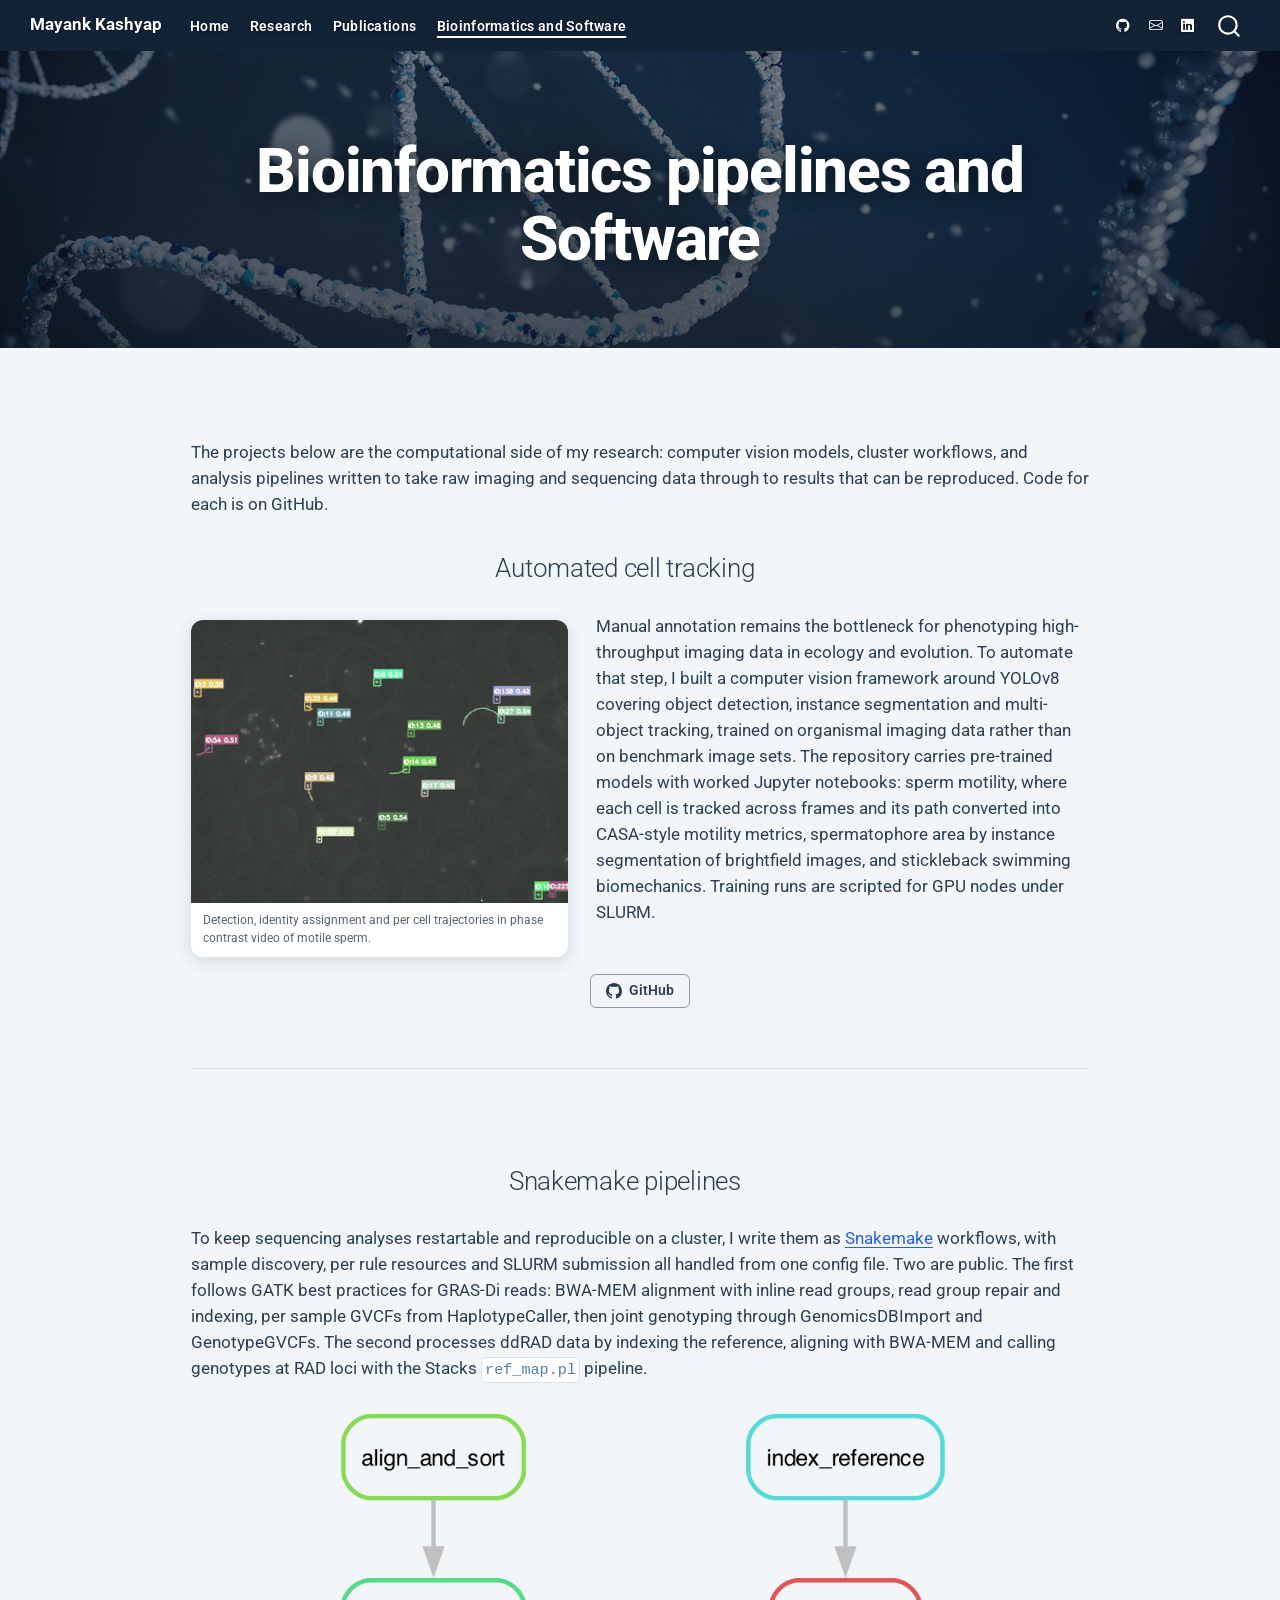
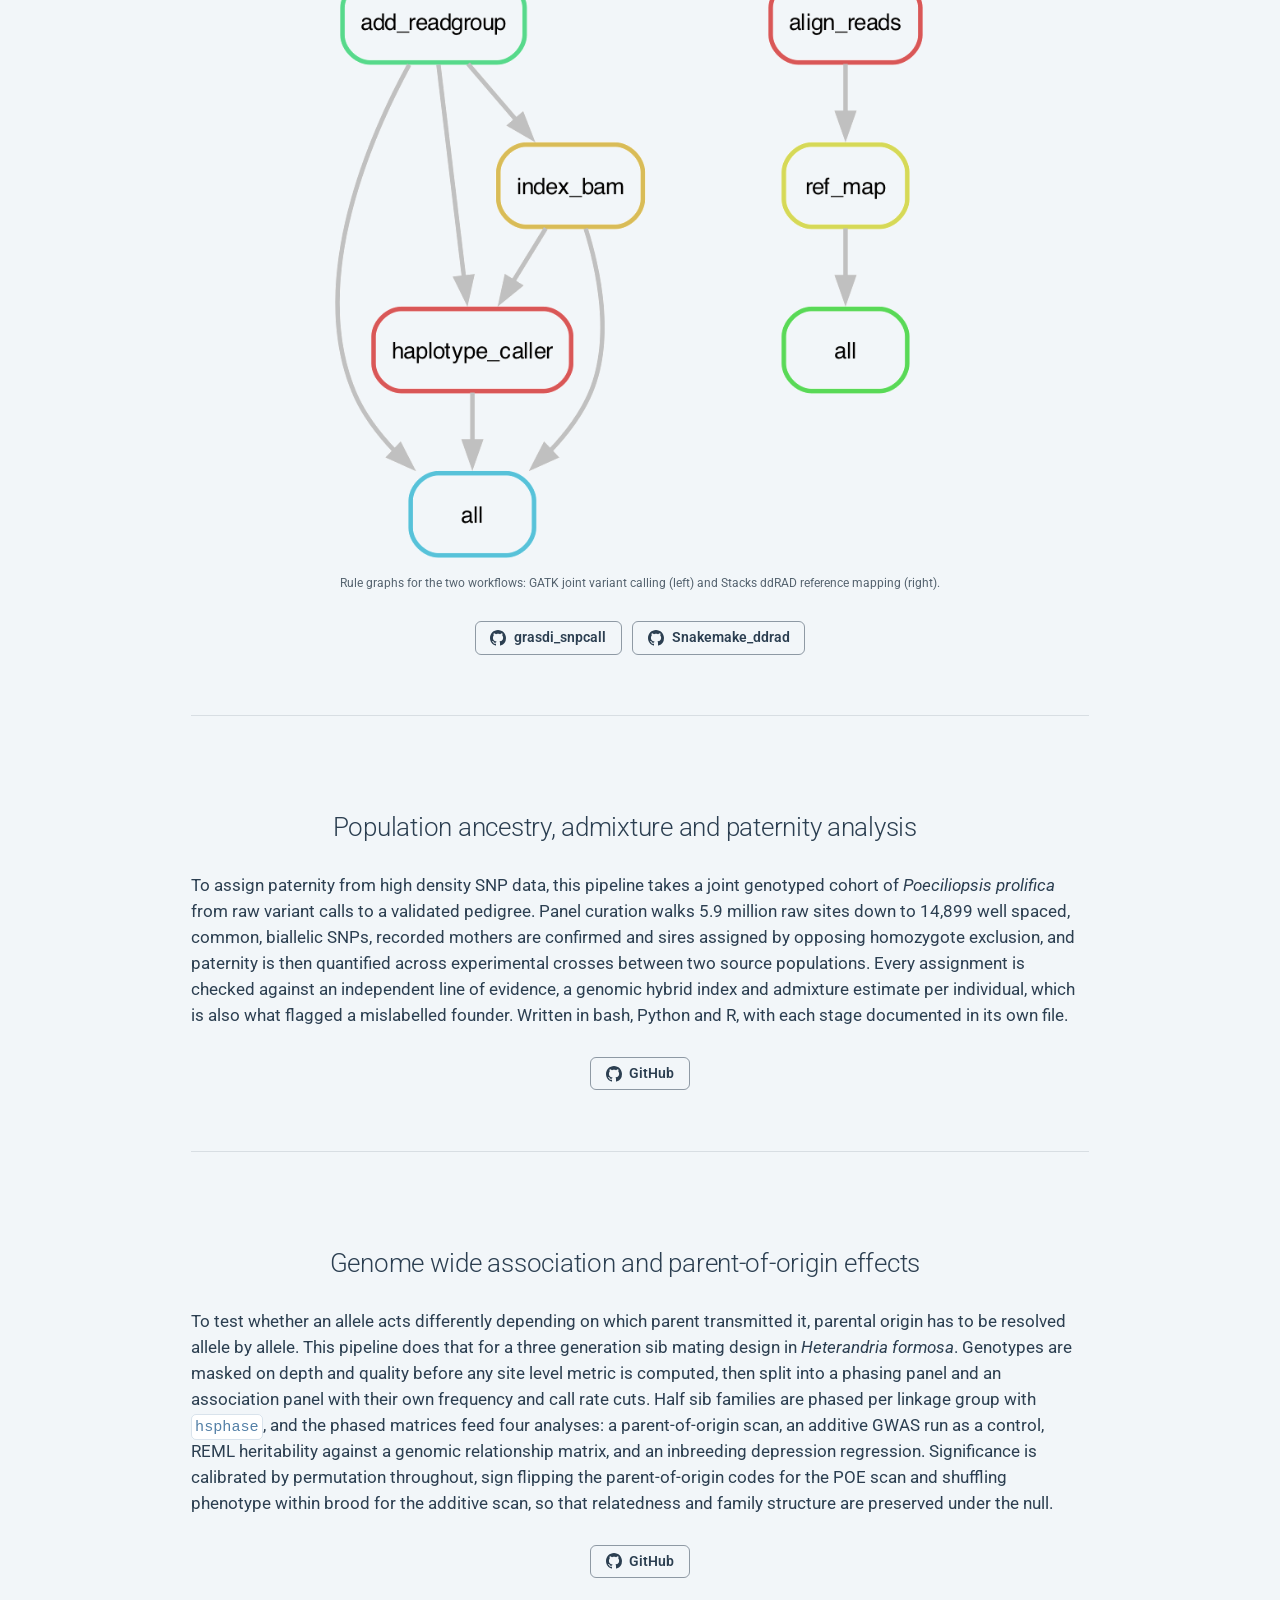
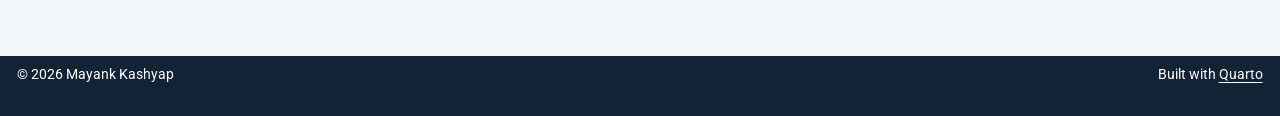
<file: software.html>
<!DOCTYPE html>
<html xmlns="http://www.w3.org/1999/xhtml" lang="en" xml:lang="en"><head>

<meta charset="utf-8">
<meta name="generator" content="quarto-1.9.38">

<meta name="viewport" content="width=device-width, initial-scale=1.0, user-scalable=yes">


<title>Bioinformatics pipelines and Software – Mayank Kashyap</title>
<style>
/* Default styles provided by pandoc.
** See https://pandoc.org/MANUAL.html#variables-for-html for config info.
*/
code{white-space: pre-wrap;}
span.smallcaps{font-variant: small-caps;}
div.columns{display: flex; gap: min(4vw, 1.5em);}
div.column{flex: auto; overflow-x: auto;}
div.hanging-indent{margin-left: 1.5em; text-indent: -1.5em;}
ul.task-list{list-style: none;}
ul.task-list li input[type="checkbox"] {
  width: 0.8em;
  margin: 0 0.8em 0.2em -1em; /* quarto-specific, see https://github.com/quarto-dev/quarto-cli/issues/4556 */ 
  vertical-align: middle;
}
</style>


<script src="site_libs/quarto-nav/quarto-nav.js"></script>
<script src="site_libs/clipboard/clipboard.min.js"></script>
<script src="site_libs/quarto-search/autocomplete.umd.js"></script>
<script src="site_libs/quarto-search/fuse.min.js"></script>
<script src="site_libs/quarto-search/quarto-search.js"></script>
<meta name="quarto:offset" content="./">
<script src="site_libs/quarto-html/quarto.js" type="module"></script>
<script src="site_libs/quarto-html/tabsets/tabsets.js" type="module"></script>
<script src="site_libs/quarto-html/popper.min.js"></script>
<script src="site_libs/quarto-html/tippy.umd.min.js"></script>
<script src="site_libs/quarto-html/anchor.min.js"></script>
<link href="site_libs/quarto-html/tippy.css" rel="stylesheet">
<link href="site_libs/quarto-html/quarto-syntax-highlighting-15634bcf2e68342d4ad2dfa704d543f6.css" rel="stylesheet" id="quarto-text-highlighting-styles">
<script src="site_libs/bootstrap/bootstrap.min.js"></script>
<link href="site_libs/bootstrap/bootstrap-icons.css" rel="stylesheet">
<link href="site_libs/bootstrap/bootstrap-624b89d40a5a18aee3fa917df344e928.min.css" rel="stylesheet" append-hash="true" id="quarto-bootstrap" data-mode="light">
<script id="quarto-search-options" type="application/json">{
  "location": "navbar",
  "copy-button": false,
  "collapse-after": 3,
  "panel-placement": "end",
  "type": "overlay",
  "limit": 50,
  "keyboard-shortcut": [
    "f",
    "/",
    "s"
  ],
  "show-item-context": false,
  "language": {
    "search-no-results-text": "No results",
    "search-matching-documents-text": "matching documents",
    "search-copy-link-title": "Copy link to search",
    "search-hide-matches-text": "Hide additional matches",
    "search-more-match-text": "more match in this document",
    "search-more-matches-text": "more matches in this document",
    "search-clear-button-title": "Clear",
    "search-text-placeholder": "",
    "search-detached-cancel-button-title": "Cancel",
    "search-submit-button-title": "Submit",
    "search-label": "Search"
  }
}</script>
<style>

      .quarto-title-block .quarto-title-banner h1,
      .quarto-title-block .quarto-title-banner h2,
      .quarto-title-block .quarto-title-banner h3,
      .quarto-title-block .quarto-title-banner h4,
      .quarto-title-block .quarto-title-banner h5,
      .quarto-title-block .quarto-title-banner h6
      {
        color: white;
      }

      .quarto-title-block .quarto-title-banner {
        color: white;
background-image: url(assets/dna-banner.jpg);
background-size: cover;
      }
</style>
<link rel="preconnect" href="https://fonts.googleapis.com">
<link rel="preconnect" href="https://fonts.gstatic.com" crossorigin="">
<link href="https://fonts.googleapis.com/css2?family=Roboto:ital,wght@0,100..900;1,100..900&amp;display=swap" rel="stylesheet">


<link rel="stylesheet" href="styles.css">
</head>

<body class="nav-fixed fullcontent quarto-light">

<div id="quarto-search-results"></div>
  <header id="quarto-header" class="headroom fixed-top quarto-banner">
    <nav class="navbar navbar-expand-lg " data-bs-theme="dark">
      <div class="navbar-container container-fluid">
      <div class="navbar-brand-container mx-auto">
    <a class="navbar-brand" href="./index.html">
    <span class="navbar-title">Mayank Kashyap</span>
    </a>
  </div>
            <div id="quarto-search" class="" title="Search"></div>
          <button class="navbar-toggler" type="button" data-bs-toggle="collapse" data-bs-target="#navbarCollapse" aria-controls="navbarCollapse" role="menu" aria-expanded="false" aria-label="Toggle navigation" onclick="if (window.quartoToggleHeadroom) { window.quartoToggleHeadroom(); }">
  <span class="navbar-toggler-icon"></span>
</button>
          <div class="collapse navbar-collapse" id="navbarCollapse">
            <ul class="navbar-nav navbar-nav-scroll me-auto">
  <li class="nav-item">
    <a class="nav-link" href="./index.html"> 
<span class="menu-text">Home</span></a>
  </li>  
  <li class="nav-item">
    <a class="nav-link" href="./research.html"> 
<span class="menu-text">Research</span></a>
  </li>  
  <li class="nav-item">
    <a class="nav-link" href="./Publications.html"> 
<span class="menu-text">Publications</span></a>
  </li>  
  <li class="nav-item">
    <a class="nav-link active" href="./software.html" aria-current="page"> 
<span class="menu-text">Bioinformatics and Software</span></a>
  </li>  
</ul>
            <ul class="navbar-nav navbar-nav-scroll ms-auto">
  <li class="nav-item compact">
    <a class="nav-link" href="https://github.com/mkash006"> <i class="bi bi-github" role="img" aria-label="GitHub">
</i> 
<span class="menu-text"></span></a>
  </li>  
  <li class="nav-item compact">
    <a class="nav-link" href="mailto:mkash006@ucr.edu"> <i class="bi bi-envelope" role="img" aria-label="Email">
</i> 
<span class="menu-text"></span></a>
  </li>  
  <li class="nav-item compact">
    <a class="nav-link" href="https://www.linkedin.com/in/mayank-kashyap-158252206"> <i class="bi bi-linkedin" role="img" aria-label="LinkedIn">
</i> 
<span class="menu-text"></span></a>
  </li>  
</ul>
          </div> <!-- /navcollapse -->
            <div class="quarto-navbar-tools">
</div>
      </div> <!-- /container-fluid -->
    </nav>
</header>
<!-- content -->
<header id="title-block-header" class="quarto-title-block default page-columns page-full">
  <div class="quarto-title-banner page-columns page-full">
    <div class="quarto-title column-body">
      <h1 class="title">Bioinformatics pipelines and Software</h1>
                      </div>
  </div>
    
  
  <div class="quarto-title-meta">

      
    
      
    </div>
    
  
  </header><div id="quarto-content" class="quarto-container page-columns page-rows-contents page-layout-article page-navbar">
<!-- sidebar -->
<!-- margin-sidebar -->
    
<!-- main -->
<main class="content quarto-banner-title-block" id="quarto-document-content">





<p>The projects below are the computational side of my research: computer vision models, cluster workflows, and analysis pipelines written to take raw imaging and sequencing data through to results that can be reproduced. Code for each is on GitHub.</p>
<section id="automated-cell-tracking" class="level2 project">
<h2 class="project anchored" data-anchor-id="automated-cell-tracking">Automated cell tracking</h2>
<figure class="clip-inset figure">
  <img src="assets/website_small.gif" loading="lazy" alt="Phase contrast video of motile sperm cells, each detected cell boxed, numbered and trailed by its reconstructed swimming path." class="figure-img">
  <figcaption>Detection, identity assignment and per cell trajectories in phase
  contrast video of motile sperm.</figcaption>
</figure>
<p>Manual annotation remains the bottleneck for phenotyping high-throughput imaging data in ecology and evolution. To automate that step, I built a computer vision framework around YOLOv8 covering object detection, instance segmentation and multi-object tracking, trained on organismal imaging data rather than on benchmark image sets. The repository carries pre-trained models with worked Jupyter notebooks: sperm motility, where each cell is tracked across frames and its path converted into CASA-style motility metrics, spermatophore area by instance segmentation of brightfield images, and stickleback swimming biomechanics. Training runs are scripted for GPU nodes under SLURM.</p>
<div class="repo-links">
  <a class="repo-btn" href="https://github.com/mkash006/vision-ML-methods-for-quantitative-biologists">
    <svg xmlns="http://www.w3.org/2000/svg" width="16" height="16" fill="currentColor" viewbox="0 0 16 16" aria-hidden="true"><path d="M8 0C3.58 0 0 3.58 0 8c0 3.54 2.29 6.53 5.47 7.59.4.07.55-.17.55-.38 0-.19-.01-.82-.01-1.49-2.01.37-2.53-.49-2.69-.94-.09-.23-.48-.94-.82-1.13-.28-.15-.68-.52-.01-.53.63-.01 1.08.58 1.23.82.72 1.21 1.87.87 2.33.66.07-.52.28-.87.51-1.07-1.78-.2-3.64-.89-3.64-3.95 0-.87.31-1.59.82-2.15-.08-.2-.36-1.02.08-2.12 0 0 .67-.21 2.2.82.64-.18 1.32-.27 2-.27s1.36.09 2 .27c1.53-1.04 2.2-.82 2.2-.82.44 1.1.16 1.92.08 2.12.51.56.82 1.27.82 2.15 0 3.07-1.87 3.75-3.65 3.95.29.25.54.73.54 1.48 0 1.07-.01 1.93-.01 2.2 0 .21.15.46.55.38A8.01 8.01 0 0 0 16 8c0-4.42-3.58-8-8-8"></path></svg>
    GitHub
  </a>
</div>
</section>
<section id="snakemake-pipelines" class="level2 project">
<h2 class="project anchored" data-anchor-id="snakemake-pipelines">Snakemake pipelines</h2>
<p>To keep sequencing analyses restartable and reproducible on a cluster, I write them as <a href="https://doi.org/10.12688/f1000research.29032.2">Snakemake</a> workflows, with sample discovery, per rule resources and SLURM submission all handled from one config file. Two are public. The first follows GATK best practices for GRAS-Di reads: BWA-MEM alignment with inline read groups, read group repair and indexing, per sample GVCFs from HaplotypeCaller, then joint genotyping through GenomicsDBImport and GenotypeGVCFs. The second processes ddRAD data by indexing the reference, aligning with BWA-MEM and calling genotypes at RAD loci with the Stacks <code>ref_map.pl</code> pipeline.</p>
<figure class="figure-wide figure">
  <a class="fig-zoom" href="assets/snakemake_rulegraphs.png">
    <img src="assets/snakemake_rulegraphs.png" loading="lazy" alt="Two Snakemake rule graphs side by side. The left graph runs from align_and_sort through add_readgroup, index_bam and haplotype_caller to the target rule; the right graph runs from index_reference through align_reads and ref_map to the target rule." class="figure-img">
  </a>
  <figcaption>Rule graphs for the two workflows: GATK joint variant calling
  (left) and Stacks ddRAD reference mapping (right).</figcaption>
</figure>

<div class="repo-links">
  <a class="repo-btn" href="https://github.com/mkash006/grasdi_snpcall">
    <svg xmlns="http://www.w3.org/2000/svg" width="16" height="16" fill="currentColor" viewbox="0 0 16 16" aria-hidden="true"><path d="M8 0C3.58 0 0 3.58 0 8c0 3.54 2.29 6.53 5.47 7.59.4.07.55-.17.55-.38 0-.19-.01-.82-.01-1.49-2.01.37-2.53-.49-2.69-.94-.09-.23-.48-.94-.82-1.13-.28-.15-.68-.52-.01-.53.63-.01 1.08.58 1.23.82.72 1.21 1.87.87 2.33.66.07-.52.28-.87.51-1.07-1.78-.2-3.64-.89-3.64-3.95 0-.87.31-1.59.82-2.15-.08-.2-.36-1.02.08-2.12 0 0 .67-.21 2.2.82.64-.18 1.32-.27 2-.27s1.36.09 2 .27c1.53-1.04 2.2-.82 2.2-.82.44 1.1.16 1.92.08 2.12.51.56.82 1.27.82 2.15 0 3.07-1.87 3.75-3.65 3.95.29.25.54.73.54 1.48 0 1.07-.01 1.93-.01 2.2 0 .21.15.46.55.38A8.01 8.01 0 0 0 16 8c0-4.42-3.58-8-8-8"></path></svg>
    grasdi_snpcall
  </a>
  <a class="repo-btn" href="https://github.com/mkash006/Snakemake_ddrad">
    <svg xmlns="http://www.w3.org/2000/svg" width="16" height="16" fill="currentColor" viewbox="0 0 16 16" aria-hidden="true"><path d="M8 0C3.58 0 0 3.58 0 8c0 3.54 2.29 6.53 5.47 7.59.4.07.55-.17.55-.38 0-.19-.01-.82-.01-1.49-2.01.37-2.53-.49-2.69-.94-.09-.23-.48-.94-.82-1.13-.28-.15-.68-.52-.01-.53.63-.01 1.08.58 1.23.82.72 1.21 1.87.87 2.33.66.07-.52.28-.87.51-1.07-1.78-.2-3.64-.89-3.64-3.95 0-.87.31-1.59.82-2.15-.08-.2-.36-1.02.08-2.12 0 0 .67-.21 2.2.82.64-.18 1.32-.27 2-.27s1.36.09 2 .27c1.53-1.04 2.2-.82 2.2-.82.44 1.1.16 1.92.08 2.12.51.56.82 1.27.82 2.15 0 3.07-1.87 3.75-3.65 3.95.29.25.54.73.54 1.48 0 1.07-.01 1.93-.01 2.2 0 .21.15.46.55.38A8.01 8.01 0 0 0 16 8c0-4.42-3.58-8-8-8"></path></svg>
    Snakemake_ddrad
  </a>
</div>
</section>
<section id="population-ancestry-admixture-and-paternity-analysis" class="level2 project">
<h2 class="project anchored" data-anchor-id="population-ancestry-admixture-and-paternity-analysis">Population ancestry, admixture and paternity analysis</h2>
<p>To assign paternity from high density SNP data, this pipeline takes a joint genotyped cohort of <em>Poeciliopsis prolifica</em> from raw variant calls to a validated pedigree. Panel curation walks 5.9 million raw sites down to 14,899 well spaced, common, biallelic SNPs, recorded mothers are confirmed and sires assigned by opposing homozygote exclusion, and paternity is then quantified across experimental crosses between two source populations. Every assignment is checked against an independent line of evidence, a genomic hybrid index and admixture estimate per individual, which is also what flagged a mislabelled founder. Written in bash, Python and R, with each stage documented in its own file.</p>
<div class="repo-links">
  <a class="repo-btn" href="https://github.com/mkash006/P_prolifica_artificialinsemexp">
    <svg xmlns="http://www.w3.org/2000/svg" width="16" height="16" fill="currentColor" viewbox="0 0 16 16" aria-hidden="true"><path d="M8 0C3.58 0 0 3.58 0 8c0 3.54 2.29 6.53 5.47 7.59.4.07.55-.17.55-.38 0-.19-.01-.82-.01-1.49-2.01.37-2.53-.49-2.69-.94-.09-.23-.48-.94-.82-1.13-.28-.15-.68-.52-.01-.53.63-.01 1.08.58 1.23.82.72 1.21 1.87.87 2.33.66.07-.52.28-.87.51-1.07-1.78-.2-3.64-.89-3.64-3.95 0-.87.31-1.59.82-2.15-.08-.2-.36-1.02.08-2.12 0 0 .67-.21 2.2.82.64-.18 1.32-.27 2-.27s1.36.09 2 .27c1.53-1.04 2.2-.82 2.2-.82.44 1.1.16 1.92.08 2.12.51.56.82 1.27.82 2.15 0 3.07-1.87 3.75-3.65 3.95.29.25.54.73.54 1.48 0 1.07-.01 1.93-.01 2.2 0 .21.15.46.55.38A8.01 8.01 0 0 0 16 8c0-4.42-3.58-8-8-8"></path></svg>
    GitHub
  </a>
</div>
</section>
<section id="genome-wide-association-and-parent-of-origin-effects" class="level2 project">
<h2 class="project anchored" data-anchor-id="genome-wide-association-and-parent-of-origin-effects">Genome wide association and parent-of-origin effects</h2>
<p>To test whether an allele acts differently depending on which parent transmitted it, parental origin has to be resolved allele by allele. This pipeline does that for a three generation sib mating design in <em>Heterandria formosa</em>. Genotypes are masked on depth and quality before any site level metric is computed, then split into a phasing panel and an association panel with their own frequency and call rate cuts. Half sib families are phased per linkage group with <code>hsphase</code>, and the phased matrices feed four analyses: a parent-of-origin scan, an additive GWAS run as a control, REML heritability against a genomic relationship matrix, and an inbreeding depression regression. Significance is calibrated by permutation throughout, sign flipping the parent-of-origin codes for the POE scan and shuffling phenotype within brood for the additive scan, so that relatedness and family structure are preserved under the null.</p>
<div class="repo-links">
  <a class="repo-btn" href="https://github.com/Reznick-Lab/poe_gwas_birthmass_hformosa">
    <svg xmlns="http://www.w3.org/2000/svg" width="16" height="16" fill="currentColor" viewbox="0 0 16 16" aria-hidden="true"><path d="M8 0C3.58 0 0 3.58 0 8c0 3.54 2.29 6.53 5.47 7.59.4.07.55-.17.55-.38 0-.19-.01-.82-.01-1.49-2.01.37-2.53-.49-2.69-.94-.09-.23-.48-.94-.82-1.13-.28-.15-.68-.52-.01-.53.63-.01 1.08.58 1.23.82.72 1.21 1.87.87 2.33.66.07-.52.28-.87.51-1.07-1.78-.2-3.64-.89-3.64-3.95 0-.87.31-1.59.82-2.15-.08-.2-.36-1.02.08-2.12 0 0 .67-.21 2.2.82.64-.18 1.32-.27 2-.27s1.36.09 2 .27c1.53-1.04 2.2-.82 2.2-.82.44 1.1.16 1.92.08 2.12.51.56.82 1.27.82 2.15 0 3.07-1.87 3.75-3.65 3.95.29.25.54.73.54 1.48 0 1.07-.01 1.93-.01 2.2 0 .21.15.46.55.38A8.01 8.01 0 0 0 16 8c0-4.42-3.58-8-8-8"></path></svg>
    GitHub
  </a>
</div>


</section>

</main> <!-- /main -->
<script id="quarto-html-after-body" type="application/javascript">
  window.document.addEventListener("DOMContentLoaded", function (event) {
    const icon = "";
    const anchorJS = new window.AnchorJS();
    anchorJS.options = {
      placement: 'right',
      icon: icon
    };
    anchorJS.add('.anchored');
    const isCodeAnnotation = (el) => {
      for (const clz of el.classList) {
        if (clz.startsWith('code-annotation-')) {                     
          return true;
        }
      }
      return false;
    }
    const onCopySuccess = function(e) {
      // button target
      const button = e.trigger;
      // don't keep focus
      button.blur();
      // flash "checked"
      button.classList.add('code-copy-button-checked');
      var currentTitle = button.getAttribute("title");
      button.setAttribute("title", "Copied!");
      let tooltip;
      if (window.bootstrap) {
        button.setAttribute("data-bs-toggle", "tooltip");
        button.setAttribute("data-bs-placement", "left");
        button.setAttribute("data-bs-title", "Copied!");
        tooltip = new bootstrap.Tooltip(button, 
          { trigger: "manual", 
            customClass: "code-copy-button-tooltip",
            offset: [0, -8]});
        tooltip.show();    
      }
      setTimeout(function() {
        if (tooltip) {
          tooltip.hide();
          button.removeAttribute("data-bs-title");
          button.removeAttribute("data-bs-toggle");
          button.removeAttribute("data-bs-placement");
        }
        button.setAttribute("title", currentTitle);
        button.classList.remove('code-copy-button-checked');
      }, 1000);
      // clear code selection
      e.clearSelection();
    }
    const getTextToCopy = function(trigger) {
      const outerScaffold = trigger.parentElement.cloneNode(true);
      const codeEl = outerScaffold.querySelector('code');
      for (const childEl of codeEl.children) {
        if (isCodeAnnotation(childEl)) {
          childEl.remove();
        }
      }
      return codeEl.innerText;
    }
    const clipboard = new window.ClipboardJS('.code-copy-button:not([data-in-quarto-modal])', {
      text: getTextToCopy
    });
    clipboard.on('success', onCopySuccess);
    if (window.document.getElementById('quarto-embedded-source-code-modal')) {
      const clipboardModal = new window.ClipboardJS('.code-copy-button[data-in-quarto-modal]', {
        text: getTextToCopy,
        container: window.document.getElementById('quarto-embedded-source-code-modal')
      });
      clipboardModal.on('success', onCopySuccess);
    }
      var localhostRegex = new RegExp(/^(?:http|https):\/\/localhost\:?[0-9]*\//);
      var mailtoRegex = new RegExp(/^mailto:/);
        var filterRegex = new RegExp("https:\/\/mkash006\.github\.io");
      var isInternal = (href) => {
          return filterRegex.test(href) || localhostRegex.test(href) || mailtoRegex.test(href);
      }
      // Inspect non-navigation links and adorn them if external
     var links = window.document.querySelectorAll('a[href]:not(.nav-link):not(.navbar-brand):not(.toc-action):not(.sidebar-link):not(.sidebar-item-toggle):not(.pagination-link):not(.no-external):not([aria-hidden]):not(.dropdown-item):not(.quarto-navigation-tool):not(.about-link)');
      for (var i=0; i<links.length; i++) {
        const link = links[i];
        if (!isInternal(link.href)) {
          // undo the damage that might have been done by quarto-nav.js in the case of
          // links that we want to consider external
          if (link.dataset.originalHref !== undefined) {
            link.href = link.dataset.originalHref;
          }
            // target, if specified
            link.setAttribute("target", "_blank");
            if (link.getAttribute("rel") === null) {
              link.setAttribute("rel", "noopener");
            }
        }
      }
    function tippyHover(el, contentFn, onTriggerFn, onUntriggerFn) {
      const config = {
        allowHTML: true,
        maxWidth: 500,
        delay: 100,
        arrow: false,
        appendTo: function(el) {
            return el.parentElement;
        },
        interactive: true,
        interactiveBorder: 10,
        theme: 'quarto',
        placement: 'bottom-start',
      };
      if (contentFn) {
        config.content = contentFn;
      }
      if (onTriggerFn) {
        config.onTrigger = onTriggerFn;
      }
      if (onUntriggerFn) {
        config.onUntrigger = onUntriggerFn;
      }
      window.tippy(el, config); 
    }
    const noterefs = window.document.querySelectorAll('a[role="doc-noteref"]');
    for (var i=0; i<noterefs.length; i++) {
      const ref = noterefs[i];
      tippyHover(ref, function() {
        // use id or data attribute instead here
        let href = ref.getAttribute('data-footnote-href') || ref.getAttribute('href');
        try { href = new URL(href).hash; } catch {}
        const id = href.replace(/^#\/?/, "");
        const note = window.document.getElementById(id);
        if (note) {
          return note.innerHTML;
        } else {
          return "";
        }
      });
    }
    const xrefs = window.document.querySelectorAll('a.quarto-xref');
    const processXRef = (id, note) => {
      // Strip column container classes
      const stripColumnClz = (el) => {
        el.classList.remove("page-full", "page-columns");
        if (el.children) {
          for (const child of el.children) {
            stripColumnClz(child);
          }
        }
      }
      stripColumnClz(note)
      if (id === null || id.startsWith('sec-')) {
        // Special case sections, only their first couple elements
        const container = document.createElement("div");
        if (note.children && note.children.length > 2) {
          container.appendChild(note.children[0].cloneNode(true));
          for (let i = 1; i < note.children.length; i++) {
            const child = note.children[i];
            if (child.tagName === "P" && child.innerText === "") {
              continue;
            } else {
              container.appendChild(child.cloneNode(true));
              break;
            }
          }
          if (window.Quarto?.typesetMath) {
            window.Quarto.typesetMath(container);
          }
          return container.innerHTML
        } else {
          if (window.Quarto?.typesetMath) {
            window.Quarto.typesetMath(note);
          }
          return note.innerHTML;
        }
      } else {
        // Remove any anchor links if they are present
        const anchorLink = note.querySelector('a.anchorjs-link');
        if (anchorLink) {
          anchorLink.remove();
        }
        if (window.Quarto?.typesetMath) {
          window.Quarto.typesetMath(note);
        }
        if (note.classList.contains("callout")) {
          return note.outerHTML;
        } else {
          return note.innerHTML;
        }
      }
    }
    for (var i=0; i<xrefs.length; i++) {
      const xref = xrefs[i];
      tippyHover(xref, undefined, function(instance) {
        instance.disable();
        let url = xref.getAttribute('href');
        let hash = undefined; 
        if (url.startsWith('#')) {
          hash = url;
        } else {
          try { hash = new URL(url).hash; } catch {}
        }
        if (hash) {
          const id = hash.replace(/^#\/?/, "");
          const note = window.document.getElementById(id);
          if (note !== null) {
            try {
              const html = processXRef(id, note.cloneNode(true));
              instance.setContent(html);
            } finally {
              instance.enable();
              instance.show();
            }
          } else {
            // See if we can fetch this
            fetch(url.split('#')[0])
            .then(res => res.text())
            .then(html => {
              const parser = new DOMParser();
              const htmlDoc = parser.parseFromString(html, "text/html");
              const note = htmlDoc.getElementById(id);
              if (note !== null) {
                const html = processXRef(id, note);
                instance.setContent(html);
              } 
            }).finally(() => {
              instance.enable();
              instance.show();
            });
          }
        } else {
          // See if we can fetch a full url (with no hash to target)
          // This is a special case and we should probably do some content thinning / targeting
          fetch(url)
          .then(res => res.text())
          .then(html => {
            const parser = new DOMParser();
            const htmlDoc = parser.parseFromString(html, "text/html");
            const note = htmlDoc.querySelector('main.content');
            if (note !== null) {
              // This should only happen for chapter cross references
              // (since there is no id in the URL)
              // remove the first header
              if (note.children.length > 0 && note.children[0].tagName === "HEADER") {
                note.children[0].remove();
              }
              const html = processXRef(null, note);
              instance.setContent(html);
            } 
          }).finally(() => {
            instance.enable();
            instance.show();
          });
        }
      }, function(instance) {
      });
    }
        let selectedAnnoteEl;
        const selectorForAnnotation = ( cell, annotation) => {
          let cellAttr = 'data-code-cell="' + cell + '"';
          let lineAttr = 'data-code-annotation="' +  annotation + '"';
          const selector = 'span[' + cellAttr + '][' + lineAttr + ']';
          return selector;
        }
        const selectCodeLines = (annoteEl) => {
          const doc = window.document;
          const targetCell = annoteEl.getAttribute("data-target-cell");
          const targetAnnotation = annoteEl.getAttribute("data-target-annotation");
          const annoteSpan = window.document.querySelector(selectorForAnnotation(targetCell, targetAnnotation));
          const lines = annoteSpan.getAttribute("data-code-lines").split(",");
          const lineIds = lines.map((line) => {
            return targetCell + "-" + line;
          })
          let top = null;
          let height = null;
          let parent = null;
          if (lineIds.length > 0) {
              //compute the position of the single el (top and bottom and make a div)
              const el = window.document.getElementById(lineIds[0]);
              top = el.offsetTop;
              height = el.offsetHeight;
              parent = el.parentElement.parentElement;
            if (lineIds.length > 1) {
              const lastEl = window.document.getElementById(lineIds[lineIds.length - 1]);
              const bottom = lastEl.offsetTop + lastEl.offsetHeight;
              height = bottom - top;
            }
            if (top !== null && height !== null && parent !== null) {
              // cook up a div (if necessary) and position it 
              let div = window.document.getElementById("code-annotation-line-highlight");
              if (div === null) {
                div = window.document.createElement("div");
                div.setAttribute("id", "code-annotation-line-highlight");
                div.style.position = 'absolute';
                parent.appendChild(div);
              }
              div.style.top = top - 2 + "px";
              div.style.height = height + 4 + "px";
              div.style.left = 0;
              let gutterDiv = window.document.getElementById("code-annotation-line-highlight-gutter");
              if (gutterDiv === null) {
                gutterDiv = window.document.createElement("div");
                gutterDiv.setAttribute("id", "code-annotation-line-highlight-gutter");
                gutterDiv.style.position = 'absolute';
                const codeCell = window.document.getElementById(targetCell);
                const gutter = codeCell.querySelector('.code-annotation-gutter');
                gutter.appendChild(gutterDiv);
              }
              gutterDiv.style.top = top - 2 + "px";
              gutterDiv.style.height = height + 4 + "px";
            }
            selectedAnnoteEl = annoteEl;
          }
        };
        const unselectCodeLines = () => {
          const elementsIds = ["code-annotation-line-highlight", "code-annotation-line-highlight-gutter"];
          elementsIds.forEach((elId) => {
            const div = window.document.getElementById(elId);
            if (div) {
              div.remove();
            }
          });
          selectedAnnoteEl = undefined;
        };
          // Handle positioning of the toggle
      window.addEventListener(
        "resize",
        throttle(() => {
          elRect = undefined;
          if (selectedAnnoteEl) {
            selectCodeLines(selectedAnnoteEl);
          }
        }, 10)
      );
      function throttle(fn, ms) {
      let throttle = false;
      let timer;
        return (...args) => {
          if(!throttle) { // first call gets through
              fn.apply(this, args);
              throttle = true;
          } else { // all the others get throttled
              if(timer) clearTimeout(timer); // cancel #2
              timer = setTimeout(() => {
                fn.apply(this, args);
                timer = throttle = false;
              }, ms);
          }
        };
      }
        // Attach click handler to the DT
        const annoteDls = window.document.querySelectorAll('dt[data-target-cell]');
        for (const annoteDlNode of annoteDls) {
          annoteDlNode.addEventListener('click', (event) => {
            const clickedEl = event.target;
            if (clickedEl !== selectedAnnoteEl) {
              unselectCodeLines();
              const activeEl = window.document.querySelector('dt[data-target-cell].code-annotation-active');
              if (activeEl) {
                activeEl.classList.remove('code-annotation-active');
              }
              selectCodeLines(clickedEl);
              clickedEl.classList.add('code-annotation-active');
            } else {
              // Unselect the line
              unselectCodeLines();
              clickedEl.classList.remove('code-annotation-active');
            }
          });
        }
    const findCites = (el) => {
      const parentEl = el.parentElement;
      if (parentEl) {
        const cites = parentEl.dataset.cites;
        if (cites) {
          return {
            el,
            cites: cites.split(' ')
          };
        } else {
          return findCites(el.parentElement)
        }
      } else {
        return undefined;
      }
    };
    var bibliorefs = window.document.querySelectorAll('a[role="doc-biblioref"]');
    for (var i=0; i<bibliorefs.length; i++) {
      const ref = bibliorefs[i];
      const citeInfo = findCites(ref);
      if (citeInfo) {
        tippyHover(citeInfo.el, function() {
          var popup = window.document.createElement('div');
          citeInfo.cites.forEach(function(cite) {
            var citeDiv = window.document.createElement('div');
            citeDiv.classList.add('hanging-indent');
            citeDiv.classList.add('csl-entry');
            var biblioDiv = window.document.getElementById('ref-' + cite);
            if (biblioDiv) {
              citeDiv.innerHTML = biblioDiv.innerHTML;
            }
            popup.appendChild(citeDiv);
          });
          return popup.innerHTML;
        });
      }
    }
  });
  </script>
</div> <!-- /content -->
<footer class="footer">
  <div class="nav-footer">
    <div class="nav-footer-left">
<p>© 2026 Mayank Kashyap</p>
</div>   
    <div class="nav-footer-center">
      &nbsp;
    </div>
    <div class="nav-footer-right">
<p>Built with <a href="https://quarto.org">Quarto</a></p>
</div>
  </div>
</footer>
<script src="./assets/navbar-scroll.js"></script>




</body></html>
</file>
<file: site_libs/quarto-html/tippy.css>
.tippy-box[data-animation=fade][data-state=hidden]{opacity:0}[data-tippy-root]{max-width:calc(100vw - 10px)}.tippy-box{position:relative;background-color:#333;color:#fff;border-radius:4px;font-size:14px;line-height:1.4;white-space:normal;outline:0;transition-property:transform,visibility,opacity}.tippy-box[data-placement^=top]>.tippy-arrow{bottom:0}.tippy-box[data-placement^=top]>.tippy-arrow:before{bottom:-7px;left:0;border-width:8px 8px 0;border-top-color:initial;transform-origin:center top}.tippy-box[data-placement^=bottom]>.tippy-arrow{top:0}.tippy-box[data-placement^=bottom]>.tippy-arrow:before{top:-7px;left:0;border-width:0 8px 8px;border-bottom-color:initial;transform-origin:center bottom}.tippy-box[data-placement^=left]>.tippy-arrow{right:0}.tippy-box[data-placement^=left]>.tippy-arrow:before{border-width:8px 0 8px 8px;border-left-color:initial;right:-7px;transform-origin:center left}.tippy-box[data-placement^=right]>.tippy-arrow{left:0}.tippy-box[data-placement^=right]>.tippy-arrow:before{left:-7px;border-width:8px 8px 8px 0;border-right-color:initial;transform-origin:center right}.tippy-box[data-inertia][data-state=visible]{transition-timing-function:cubic-bezier(.54,1.5,.38,1.11)}.tippy-arrow{width:16px;height:16px;color:#333}.tippy-arrow:before{content:"";position:absolute;border-color:transparent;border-style:solid}.tippy-content{position:relative;padding:5px 9px;z-index:1}
</file>
<file: site_libs/quarto-html/quarto-syntax-highlighting-15634bcf2e68342d4ad2dfa704d543f6.css>
/* quarto syntax highlight colors */
:root {
  --quarto-hl-ot-color: #003B4F;
  --quarto-hl-at-color: #657422;
  --quarto-hl-ss-color: #20794D;
  --quarto-hl-an-color: #5E5E5E;
  --quarto-hl-fu-color: #4758AB;
  --quarto-hl-st-color: #20794D;
  --quarto-hl-cf-color: #003B4F;
  --quarto-hl-op-color: #5E5E5E;
  --quarto-hl-er-color: #AD0000;
  --quarto-hl-bn-color: #AD0000;
  --quarto-hl-al-color: #AD0000;
  --quarto-hl-va-color: #111111;
  --quarto-hl-bu-color: inherit;
  --quarto-hl-ex-color: inherit;
  --quarto-hl-pp-color: #AD0000;
  --quarto-hl-in-color: #5E5E5E;
  --quarto-hl-vs-color: #20794D;
  --quarto-hl-wa-color: #5E5E5E;
  --quarto-hl-do-color: #5E5E5E;
  --quarto-hl-im-color: #00769E;
  --quarto-hl-ch-color: #20794D;
  --quarto-hl-dt-color: #AD0000;
  --quarto-hl-fl-color: #AD0000;
  --quarto-hl-co-color: #5E5E5E;
  --quarto-hl-cv-color: #5E5E5E;
  --quarto-hl-cn-color: #8f5902;
  --quarto-hl-sc-color: #5E5E5E;
  --quarto-hl-dv-color: #AD0000;
  --quarto-hl-kw-color: #003B4F;
}

/* other quarto variables */
:root {
  --quarto-font-monospace: SFMono-Regular, Menlo, Monaco, Consolas, "Liberation Mono", "Courier New", monospace;
}

/* syntax highlight based on Pandoc's rules */
pre > code.sourceCode > span {
  color: #003B4F;
}

code.sourceCode > span {
  color: #003B4F;
}

div.sourceCode,
div.sourceCode pre.sourceCode {
  color: #003B4F;
}

/* Normal */
code span {
  color: #003B4F;
}

/* Alert */
code span.al {
  color: #AD0000;
  font-style: inherit;
}

/* Annotation */
code span.an {
  color: #5E5E5E;
  font-style: inherit;
}

/* Attribute */
code span.at {
  color: #657422;
  font-style: inherit;
}

/* BaseN */
code span.bn {
  color: #AD0000;
  font-style: inherit;
}

/* BuiltIn */
code span.bu {
  font-style: inherit;
}

/* ControlFlow */
code span.cf {
  color: #003B4F;
  font-weight: bold;
  font-style: inherit;
}

/* Char */
code span.ch {
  color: #20794D;
  font-style: inherit;
}

/* Constant */
code span.cn {
  color: #8f5902;
  font-style: inherit;
}

/* Comment */
code span.co {
  color: #5E5E5E;
  font-style: inherit;
}

/* CommentVar */
code span.cv {
  color: #5E5E5E;
  font-style: italic;
}

/* Documentation */
code span.do {
  color: #5E5E5E;
  font-style: italic;
}

/* DataType */
code span.dt {
  color: #AD0000;
  font-style: inherit;
}

/* DecVal */
code span.dv {
  color: #AD0000;
  font-style: inherit;
}

/* Error */
code span.er {
  color: #AD0000;
  font-style: inherit;
}

/* Extension */
code span.ex {
  font-style: inherit;
}

/* Float */
code span.fl {
  color: #AD0000;
  font-style: inherit;
}

/* Function */
code span.fu {
  color: #4758AB;
  font-style: inherit;
}

/* Import */
code span.im {
  color: #00769E;
  font-style: inherit;
}

/* Information */
code span.in {
  color: #5E5E5E;
  font-style: inherit;
}

/* Keyword */
code span.kw {
  color: #003B4F;
  font-weight: bold;
  font-style: inherit;
}

/* Operator */
code span.op {
  color: #5E5E5E;
  font-style: inherit;
}

/* Other */
code span.ot {
  color: #003B4F;
  font-style: inherit;
}

/* Preprocessor */
code span.pp {
  color: #AD0000;
  font-style: inherit;
}

/* SpecialChar */
code span.sc {
  color: #5E5E5E;
  font-style: inherit;
}

/* SpecialString */
code span.ss {
  color: #20794D;
  font-style: inherit;
}

/* String */
code span.st {
  color: #20794D;
  font-style: inherit;
}

/* Variable */
code span.va {
  color: #111111;
  font-style: inherit;
}

/* VerbatimString */
code span.vs {
  color: #20794D;
  font-style: inherit;
}

/* Warning */
code span.wa {
  color: #5E5E5E;
  font-style: italic;
}

.prevent-inlining {
  content: "</";
}

/*# sourceMappingURL=f23921c56f73e400b49028c9186a1aa0.css.map */
</file>
<file: styles.css>
/* css styles */

/* Publications list (generated by citeproc into #refs) */
#refs {
  margin-top: 1.5rem;
}

#refs .csl-entry {
  margin-bottom: 1.1rem;
  line-height: 1.55;
}

/* APA italicizes thesis titles, and species names are italicized too, which
   nests <em> inside <em> and renders both the same. Reverting the inner run to
   upright is the standard typographic convention and keeps the binomial
   visually distinct. */
#refs em em {
  font-style: normal;
}

/* ---------------------------------------------------------------------------
   Pedigree figure (research page). Colours and shapes follow the original R
   plot: teal circles are dams, orange squares are sires, black dots are
   offspring, and each line carries the colour of the parent it leaves.
   --------------------------------------------------------------------------- */
.ped-figure {
  margin: 2rem auto 2.75rem;
  max-width: 780px;
}

/* The two designs sit side by side so they can be read against each other,
   and drop into a column once that would squeeze them too far. */
.ped-pair {
  display: grid;
  grid-template-columns: 1fr 1fr;
  gap: 1.4rem;
}

@media (max-width: 640px) {
  .ped-pair {
    grid-template-columns: 1fr;
    max-width: 380px;
    margin: 0 auto;
  }
}

.ped-name {
  margin: 0.5rem 0 0;
  font-size: 0.74rem;
  line-height: 1.45;
  color: #55636f;
  text-align: center;
}

.ped-name em {
  font-style: italic;
  color: #2c3f51;
}

/* Sits on the page background rather than on a card of its own, so the
   network reads as part of the page. */
.ped-panel {
  position: relative;
  aspect-ratio: 1 / 1;
  background: #f2f6f9;
  touch-action: pan-y;
}

.ped-svg {
  width: 100%;
  height: 100%;
  display: block;
}

/* Resting state: the network as the R plot draws it, a shade lighter so the
   1135 lines read as structure instead of a solid mat. */
.ped-edge {
  stroke-width: 0.3;
  stroke-opacity: 0.4;
  transition: stroke-opacity 250ms ease, stroke-width 250ms ease;
}

.ped-edge.is-dam {
  stroke: #009e73;
}

.ped-edge.is-sire {
  stroke: #d55e00;
}

.ped-node {
  stroke: #16232e;
  stroke-width: 0.3;
  stroke-opacity: 0.85;
  transition: fill-opacity 250ms ease, stroke-opacity 250ms ease,
              transform 250ms ease;
}

.ped-node.is-dam {
  fill: #009e73;
}

.ped-node.is-sire {
  fill: #d55e00;
}

.ped-node.is-off {
  fill: #16232e;
  stroke: none;
}

.ped-label {
  font-family: inherit;
  font-size: var(--ped-label, 5px);
  font-weight: 600;
  fill: #16232e;
  stroke: #ffffff;
  stroke-width: 1.4;
  stroke-linejoin: round;
  paint-order: stroke fill;
  opacity: 0;
  pointer-events: none;
  transition: opacity 200ms ease;
}

.ped-label.is-lit {
  opacity: 1;
}

/* Focused state: everything recedes except the family being pointed at. */
.is-focused .ped-edge {
  stroke-opacity: 0.07;
}

.is-focused .ped-node {
  fill-opacity: 0.12;
  stroke-opacity: 0.1;
}

.ped-edge.is-lit {
  stroke-opacity: 1;
  stroke-width: 0.5;
}

.ped-node.is-lit {
  fill-opacity: 1;
  stroke-opacity: 0.9;
}

.ped-node.is-lit.is-dam,
.ped-node.is-lit.is-sire {
  transform: scale(1.07);
}

.ped-node.is-lit.is-dam {
  filter: drop-shadow(0 0 2.5px rgba(0, 158, 115, 0.55));
}

.ped-node.is-lit.is-sire {
  filter: drop-shadow(0 0 2.5px rgba(213, 94, 0, 0.55));
}

.ped-node.is-lit.is-off {
  stroke: #ffffff;
  stroke-width: 0.3;
  stroke-opacity: 1;
  transform: scale(3);
}

/* The reveal: families bloom out of their parent, largest brood first, then
   the individuals land on top. Both are torn down once played (see
   assets/pedigree-figure.js) so the highlight transforms are free again. */
.ped-family,
.ped-node,
.ped-panel .ped-label {
  opacity: 0;
}

.ped-panel.is-settled .ped-family,
.ped-panel.is-settled .ped-node,
.ped-panel.is-settled .ped-label {
  opacity: 1;
}

.ped-panel.is-settled .ped-label:not(.is-lit) {
  opacity: 0;
}

.ped-panel.is-drawing .ped-family {
  animation: ped-bloom 720ms cubic-bezier(0.22, 0.7, 0.3, 1) var(--d) both;
}

.ped-panel.is-drawing .ped-node {
  animation: ped-land 420ms cubic-bezier(0.22, 0.7, 0.3, 1) var(--d) both;
}

@keyframes ped-bloom {
  from { opacity: 0; transform: scale(0.55); }
  to   { opacity: 1; transform: none; }
}

@keyframes ped-land {
  from { opacity: 0; transform: scale(0.2); }
  60%  { opacity: 1; transform: scale(1.25); }
  to   { opacity: 1; transform: none; }
}

/* Legend, in the plot's own marks. */
.ped-legend {
  display: flex;
  justify-content: center;
  gap: 1.25rem;
  margin-top: 0.7rem;
  font-size: 0.72rem;
  color: #2c3f51;
}

.ped-key {
  display: inline-flex;
  align-items: center;
  gap: 0.35rem;
}

.ped-key::before {
  content: "";
  display: inline-block;
  width: 0.62rem;
  height: 0.62rem;
  border: 1px solid rgba(22, 35, 46, 0.85);
}

.ped-key.is-dam::before {
  border-radius: 50%;
  background: #009e73;
}

.ped-key.is-sire::before {
  background: #d55e00;
}

.ped-key.is-off::before {
  width: 0.3rem;
  height: 0.3rem;
  border: none;
  background: #16232e;
}

.ped-figure figcaption {
  margin-top: 0.55rem;
  font-size: 0.78rem;
  line-height: 1.5;
  color: #55636f;
  text-align: center;
}

.ped-chip {
  position: absolute;
  z-index: 3;
  transform: translate(-50%, -100%);
  padding: 0.2rem 0.55rem;
  border-radius: 999px;
  background: rgba(44, 63, 81, 0.92);
  color: #fff;
  font-size: 0.72rem;
  line-height: 1.5;
  white-space: nowrap;
  pointer-events: none;
  opacity: 0;
  transition: opacity 180ms ease;
}

.ped-chip.is-on {
  opacity: 1;
}

.ped-chip.is-below {
  transform: translate(-50%, 0);
}

.ped-chip b {
  font-weight: 700;
}

/* Card for the tracking clip (software page). Same margin float as
   .figure-inset, but the clip is video frames rather than line art, so it keeps
   a card: rounded corners and a shadow to hold the dark footage off the page. */
.clip-inset {
  float: left;
  width: 42%;
  max-width: 420px;
  margin: 0.35rem 1.6rem 1rem 0;
  border-radius: 12px;
  overflow: hidden;
  background: #fff;
  box-shadow: 0 4px 16px rgba(44, 63, 81, 0.16);
}

.clip-inset img {
  display: block;
  width: 100%;
  height: auto;
  margin: 0;
}

.clip-inset figcaption {
  padding: 0.5rem 0.7rem 0.6rem;
  font-size: 0.72rem;
  line-height: 1.4;
  color: #55636f;
}

@media (max-width: 700px) {
  .clip-inset {
    float: none;
    width: 100%;
    margin: 1.25rem auto 1.5rem;
  }
}

@media (prefers-reduced-motion: reduce) {
  .ped-edge,
  .ped-node,
  .ped-label,
  .ped-chip {
    transition: none;
  }

  .ped-panel.is-drawing .ped-family,
  .ped-panel.is-drawing .ped-node {
    animation: none;
    opacity: 1;
  }
}

/* ---------------------------------------------------------------------------
   Inset figures (research page). No card, no border: the white matte has been
   cleared out of each image (tools/figure_bg_transparent.py), so the page
   colour runs behind the artwork and its labels and the figure sits in the text
   rather than on top of it. `.is-right` flips it to the other margin.
   --------------------------------------------------------------------------- */
.figure-inset {
  float: left;
  width: 42%;
  margin: 0.35rem 1.6rem 0.6rem 0;
  background: none;
}

.figure-inset.is-right {
  float: right;
  margin: 0.35rem 0 0.6rem 1.6rem;
}

.figure-inset figure,
.figure-inset p {
  margin: 0;
}

.figure-inset img {
  display: block;
  width: 100%;
  margin: 0;
  background: none;
}

/* Only the image link loses its underline; a link in the credit line keeps it. */
.figure-inset .fig-zoom {
  display: block;
  text-decoration: none;
}

/* Source and licence line, kept quiet so it reads as a credit rather than as
   part of the prose. */
.figure-inset figcaption {
  margin-top: 0.5rem;
  font-size: 0.7rem;
  line-height: 1.45;
  color: #55636f;
}

/* Floats do not shrink their parent, so a tall figure would otherwise hang into
   whatever project comes next. */
main.content section.level1,
main.content section.level2 {
  clear: both;
}

/* Below the column width there is no room to wrap text alongside it, so it
   goes full width and the prose picks up underneath. */
@media (max-width: 700px) {
  .figure-inset,
  .figure-inset.is-right {
    float: none;
    width: 100%;
    max-width: 460px;
    margin: 1.25rem auto 1.5rem;
  }
}

/* ---------------------------------------------------------------------------
   Two figures side by side under one caption, at the foot of a section. Same
   cleared-matte treatment as .figure-inset, so the panels and their gridlines
   sit on the page colour rather than on white cards.
   --------------------------------------------------------------------------- */
.figure-row {
  margin: 2rem 0 0;
}

.figure-row-items {
  display: grid;
  grid-template-columns: 1fr 1fr;
  gap: 1.6rem;
  align-items: center;  /* the two plots have different aspect ratios */
}

.figure-row img {
  display: block;
  width: 100%;
  margin: 0;
  background: none;
}

.figure-row figcaption {
  margin-top: 0.85rem;
  font-size: 0.7rem;
  line-height: 1.45;
  color: #55636f;
  text-align: center;
}

@media (max-width: 700px) {
  .figure-row-items {
    grid-template-columns: 1fr;
  }
}

/* ---------------------------------------------------------------------------
   One wide figure across the column (software page). Cleared matte again, so
   the rule graphs sit on the page colour; clicking opens the full resolution
   file.
   --------------------------------------------------------------------------- */
.figure-wide {
  margin: 1.75rem 0 0;
}

.figure-wide .fig-zoom {
  display: block;
  text-decoration: none;
}

/* Capped rather than run to the full column: at 900px the rule boxes would be
   set larger than the prose next to them. */
.figure-wide img {
  display: block;
  width: 100%;
  max-width: 620px;
  margin: 0 auto;
  background: none;
}

.figure-wide figcaption {
  margin-top: 0.7rem;
  font-size: 0.7rem;
  line-height: 1.45;
  color: #55636f;
  text-align: center;
}
</file>
